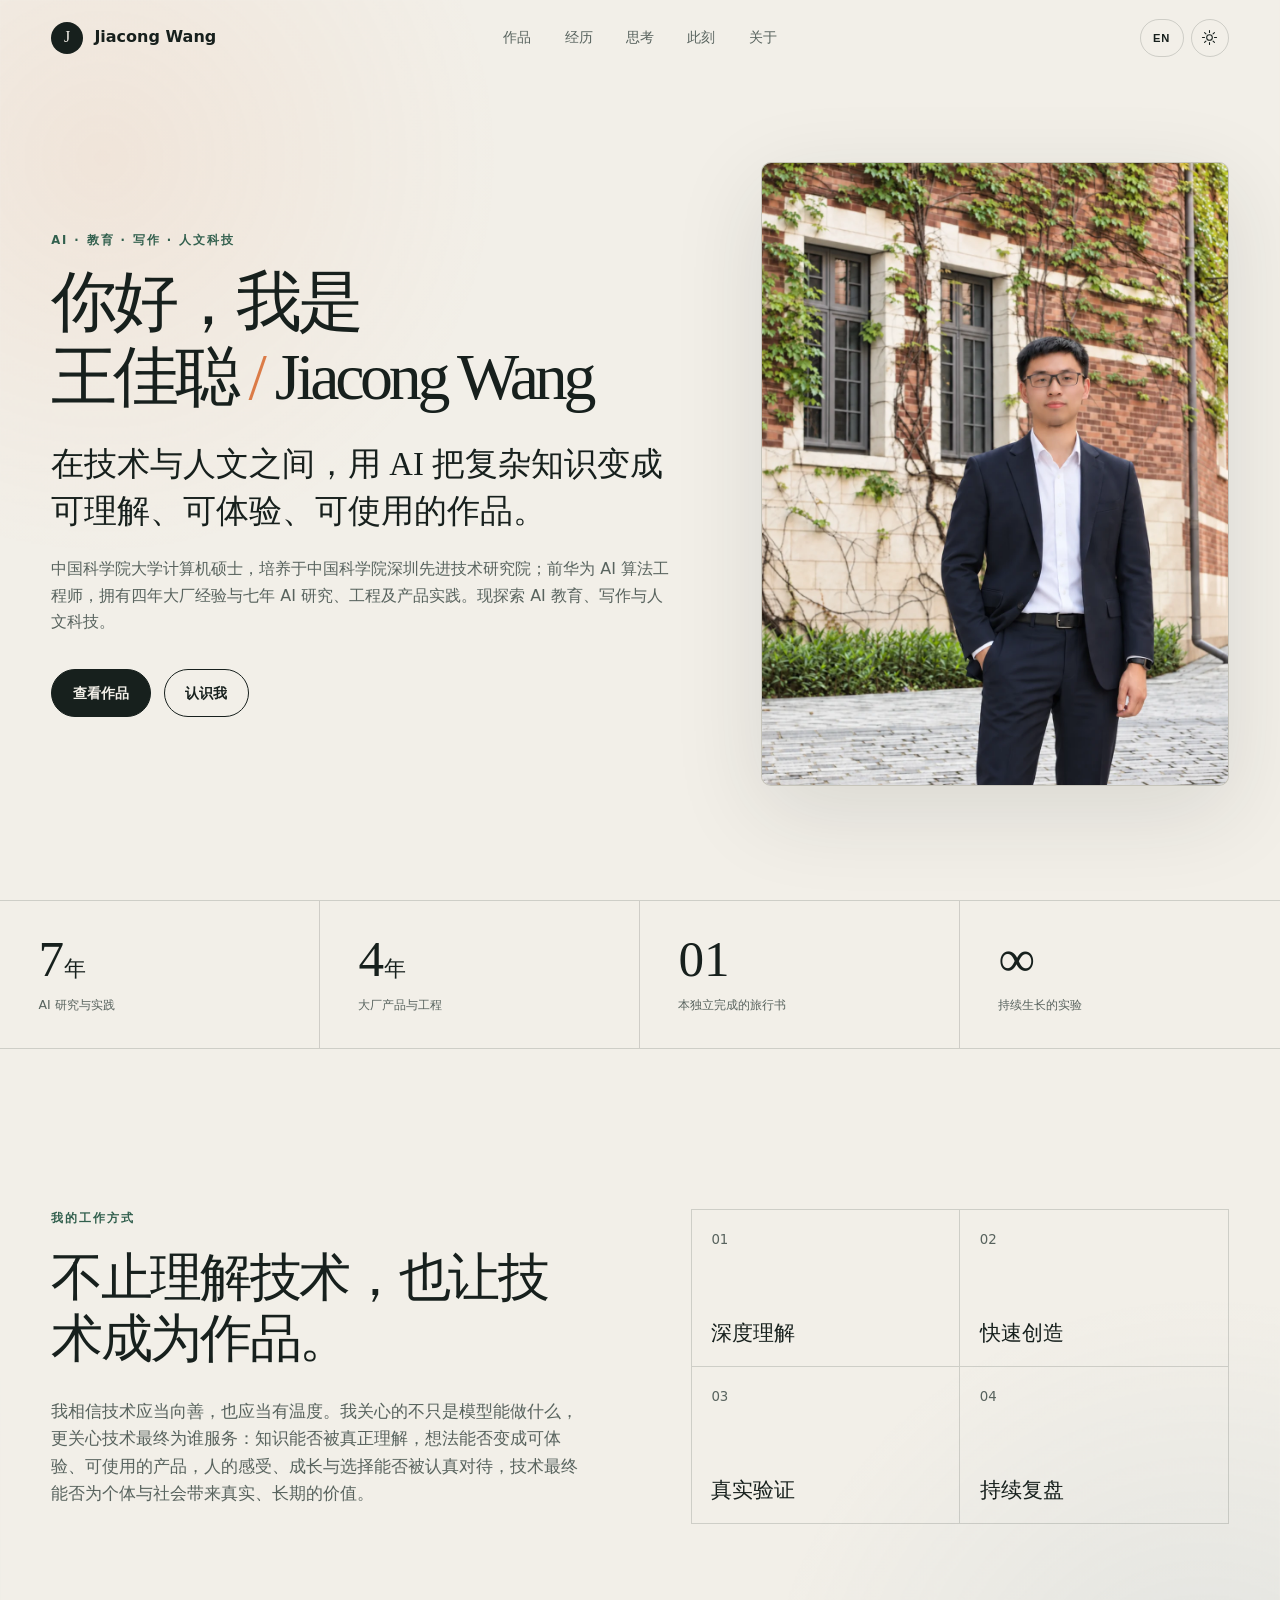
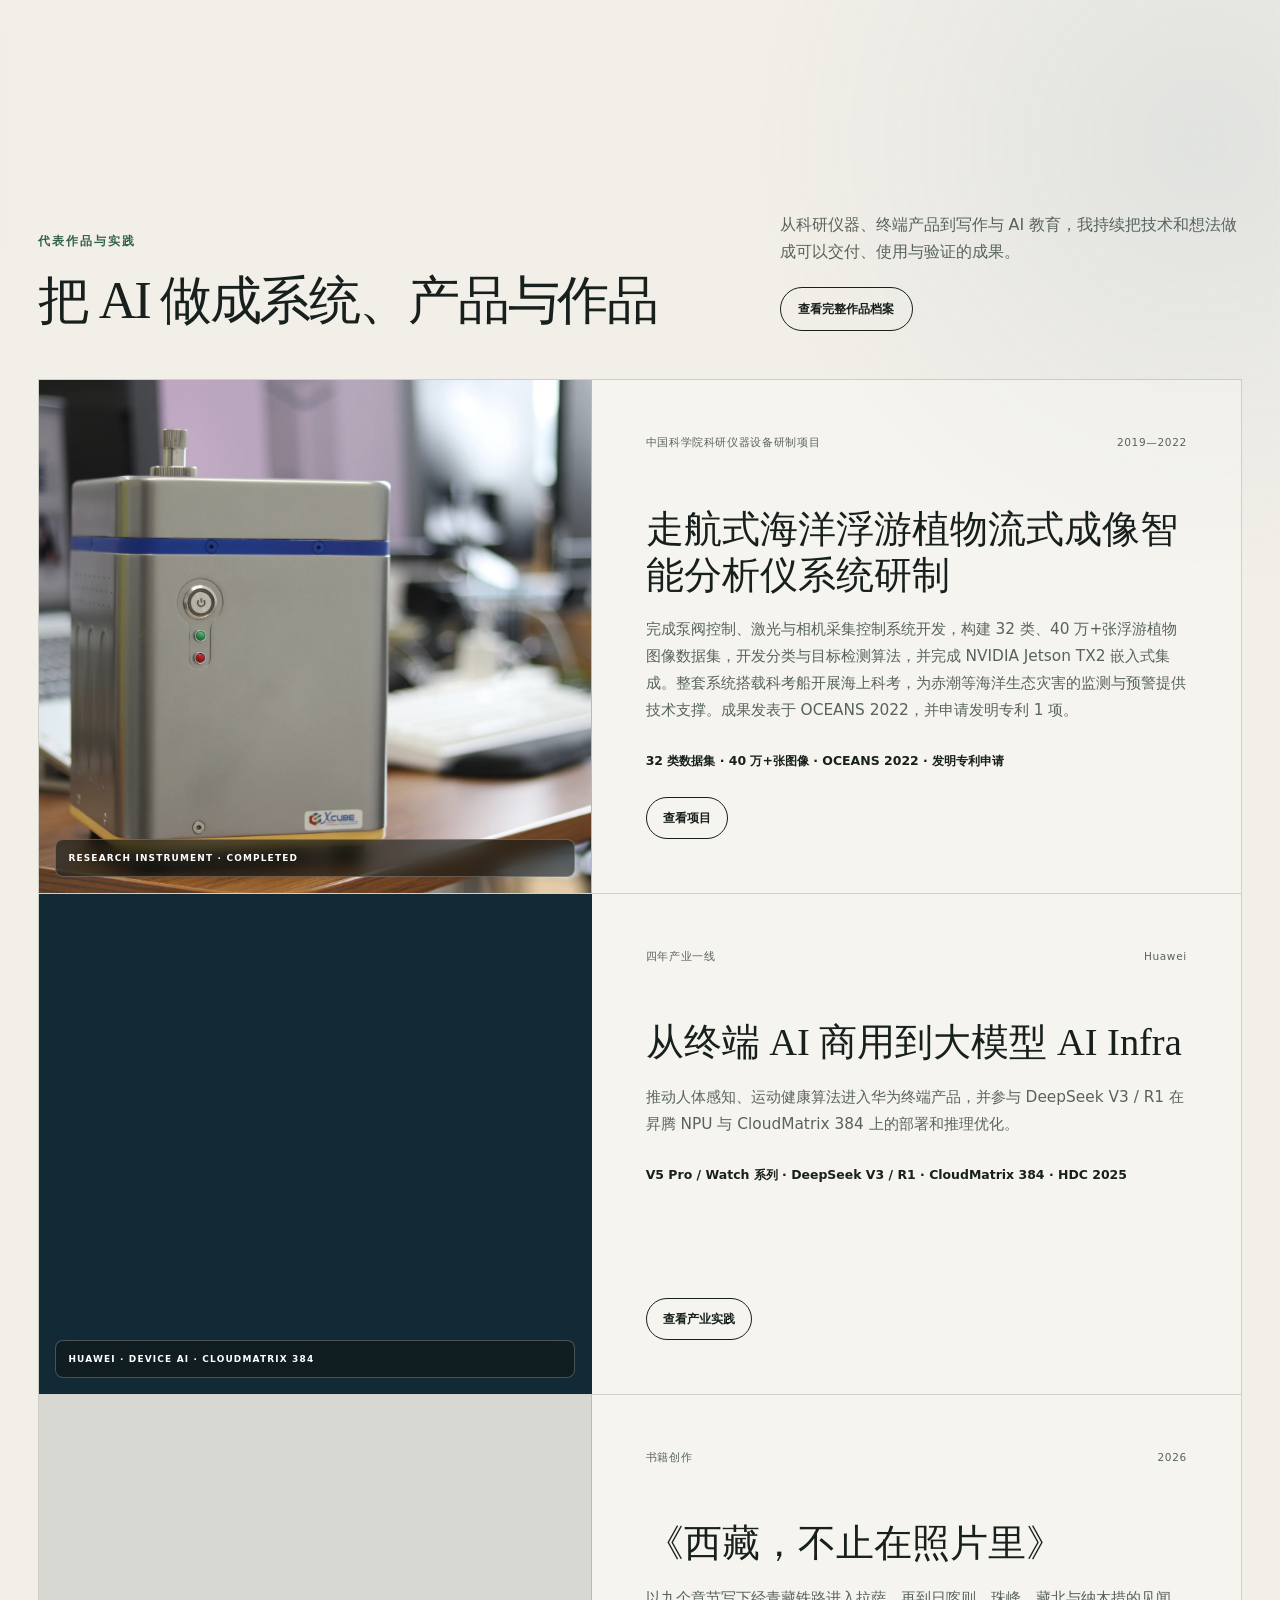
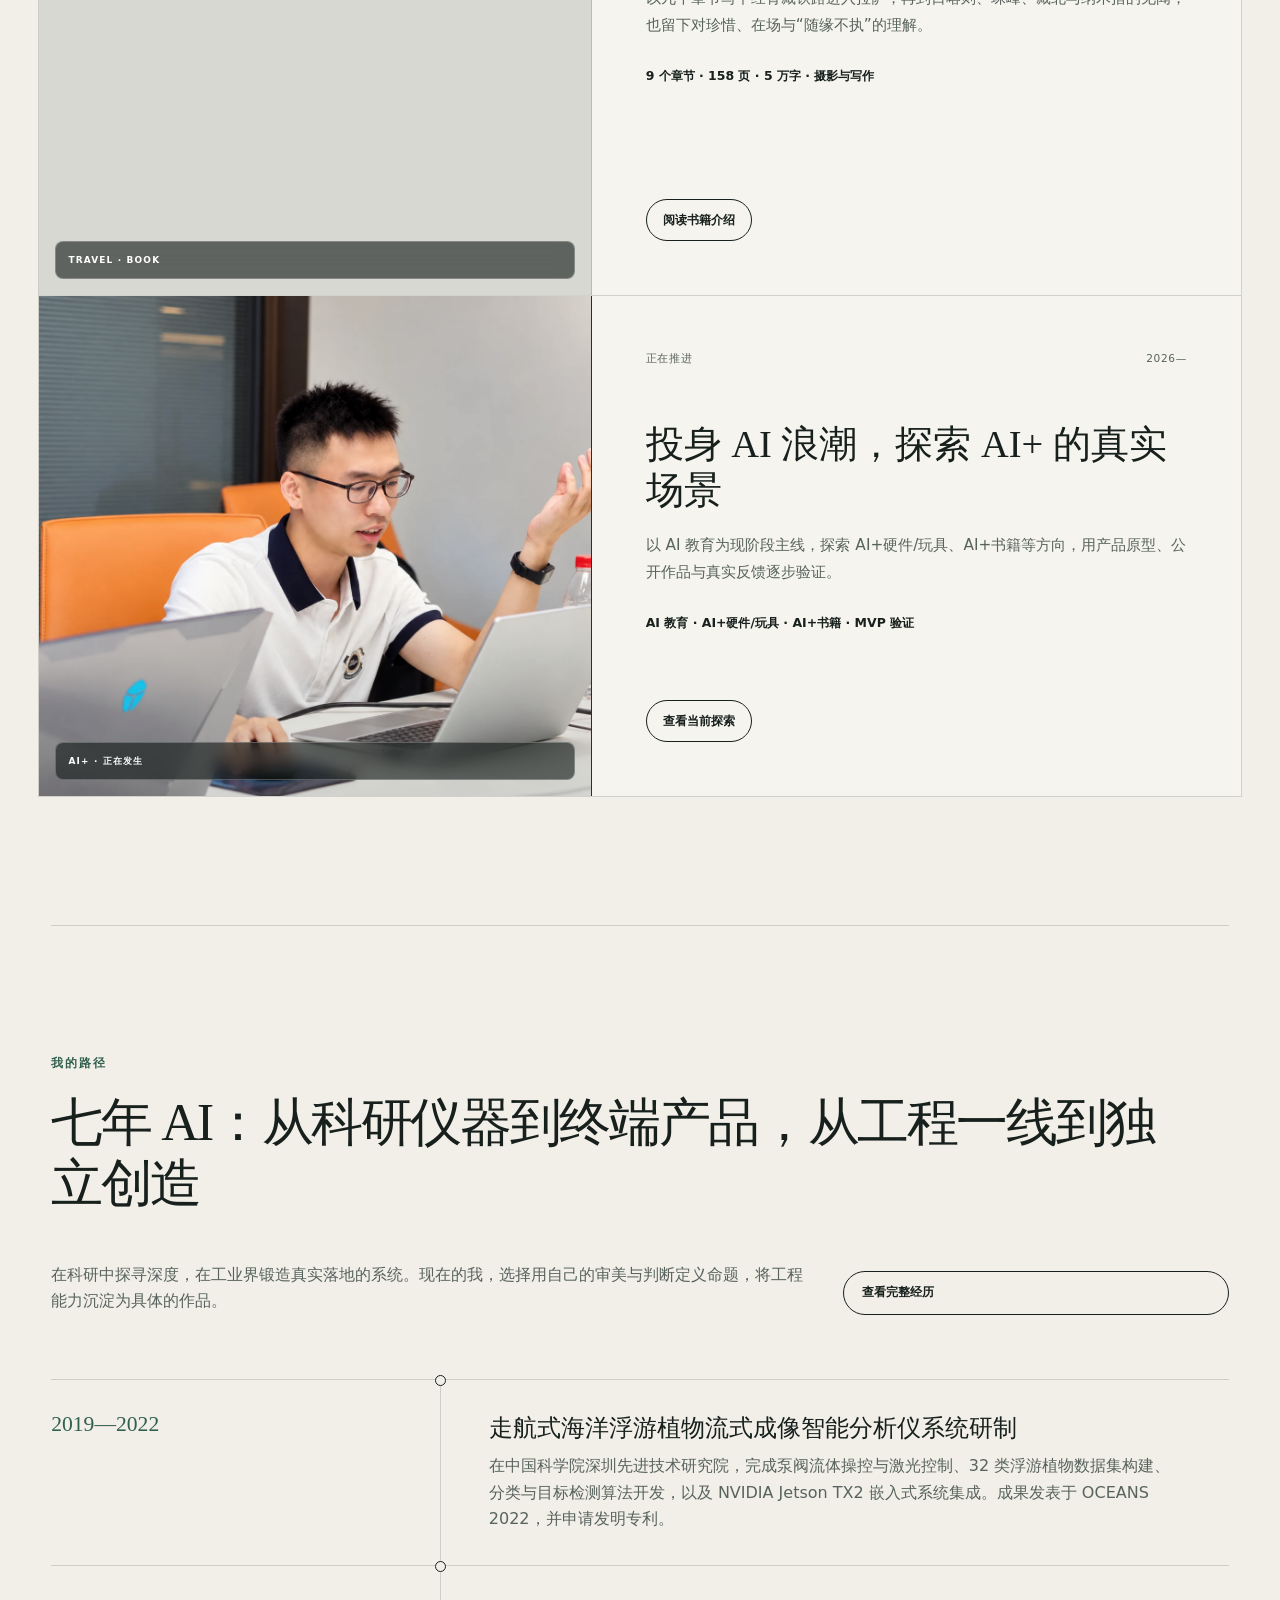
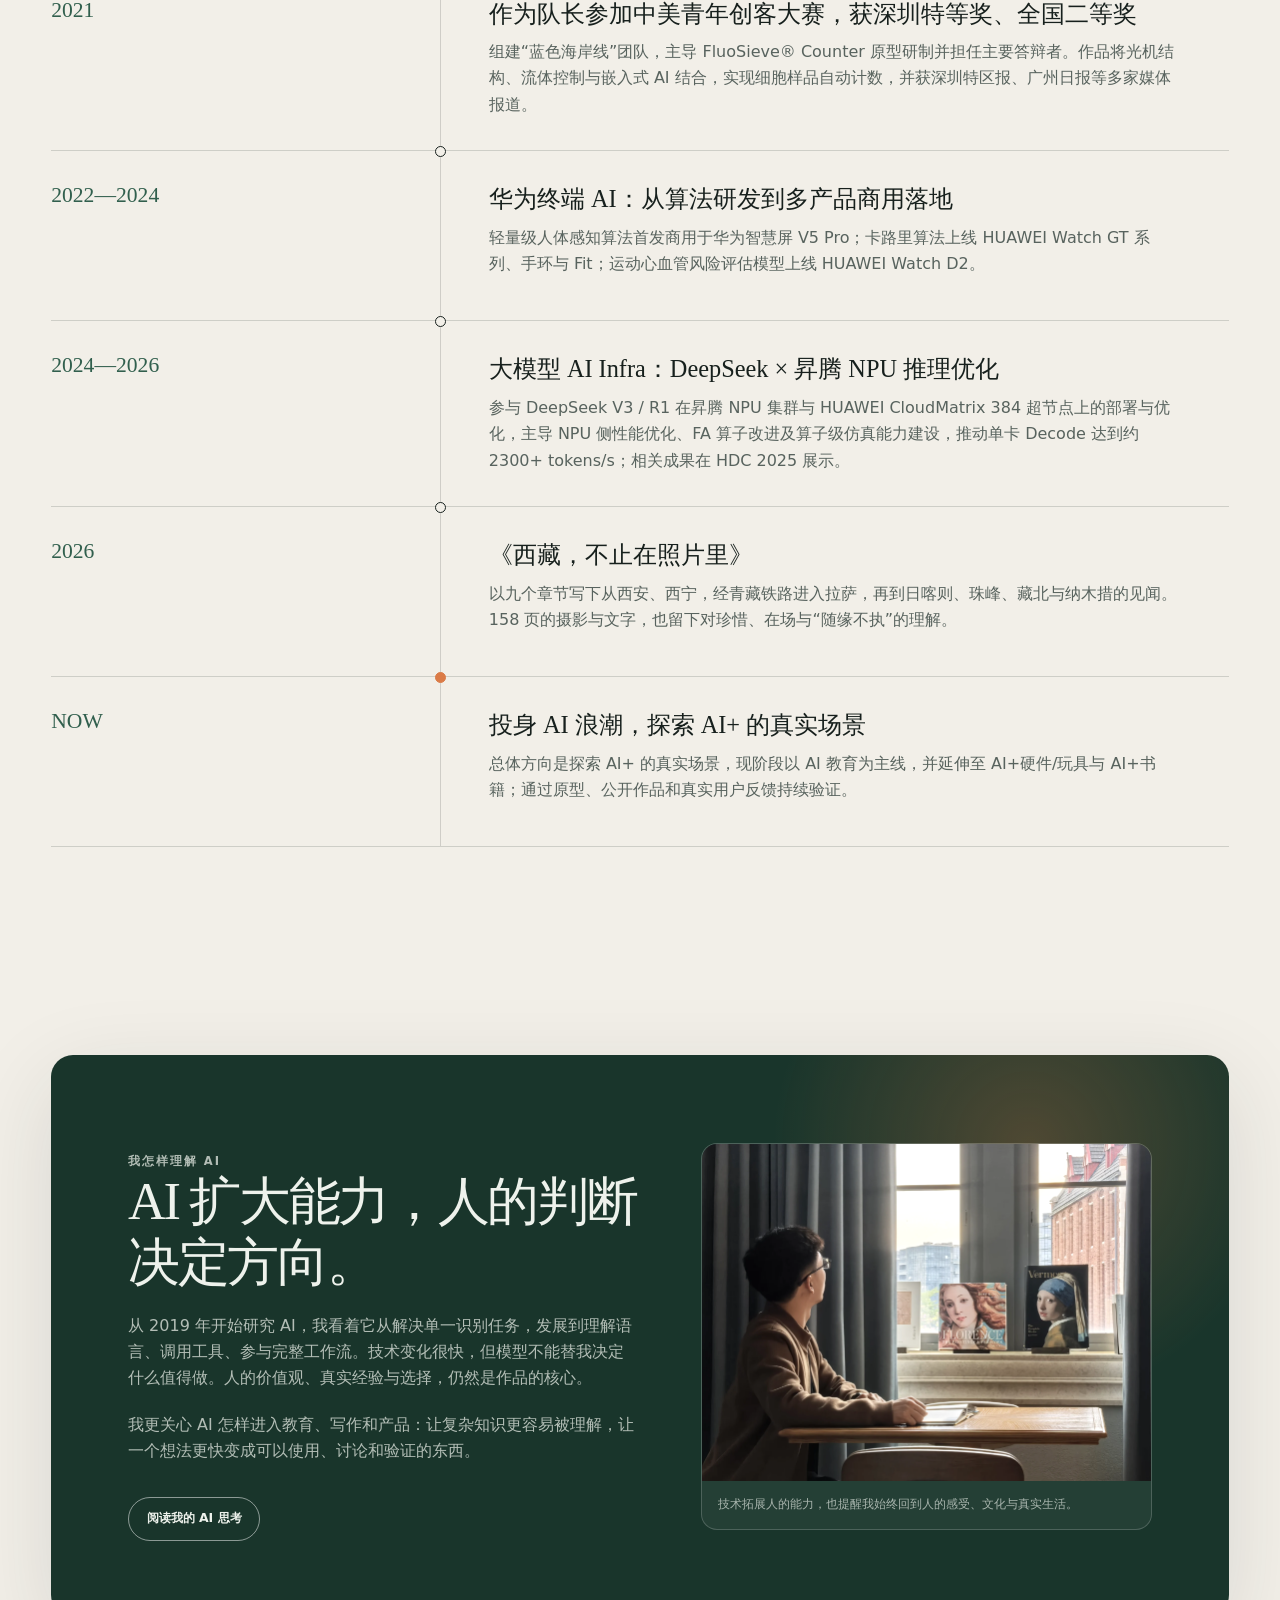
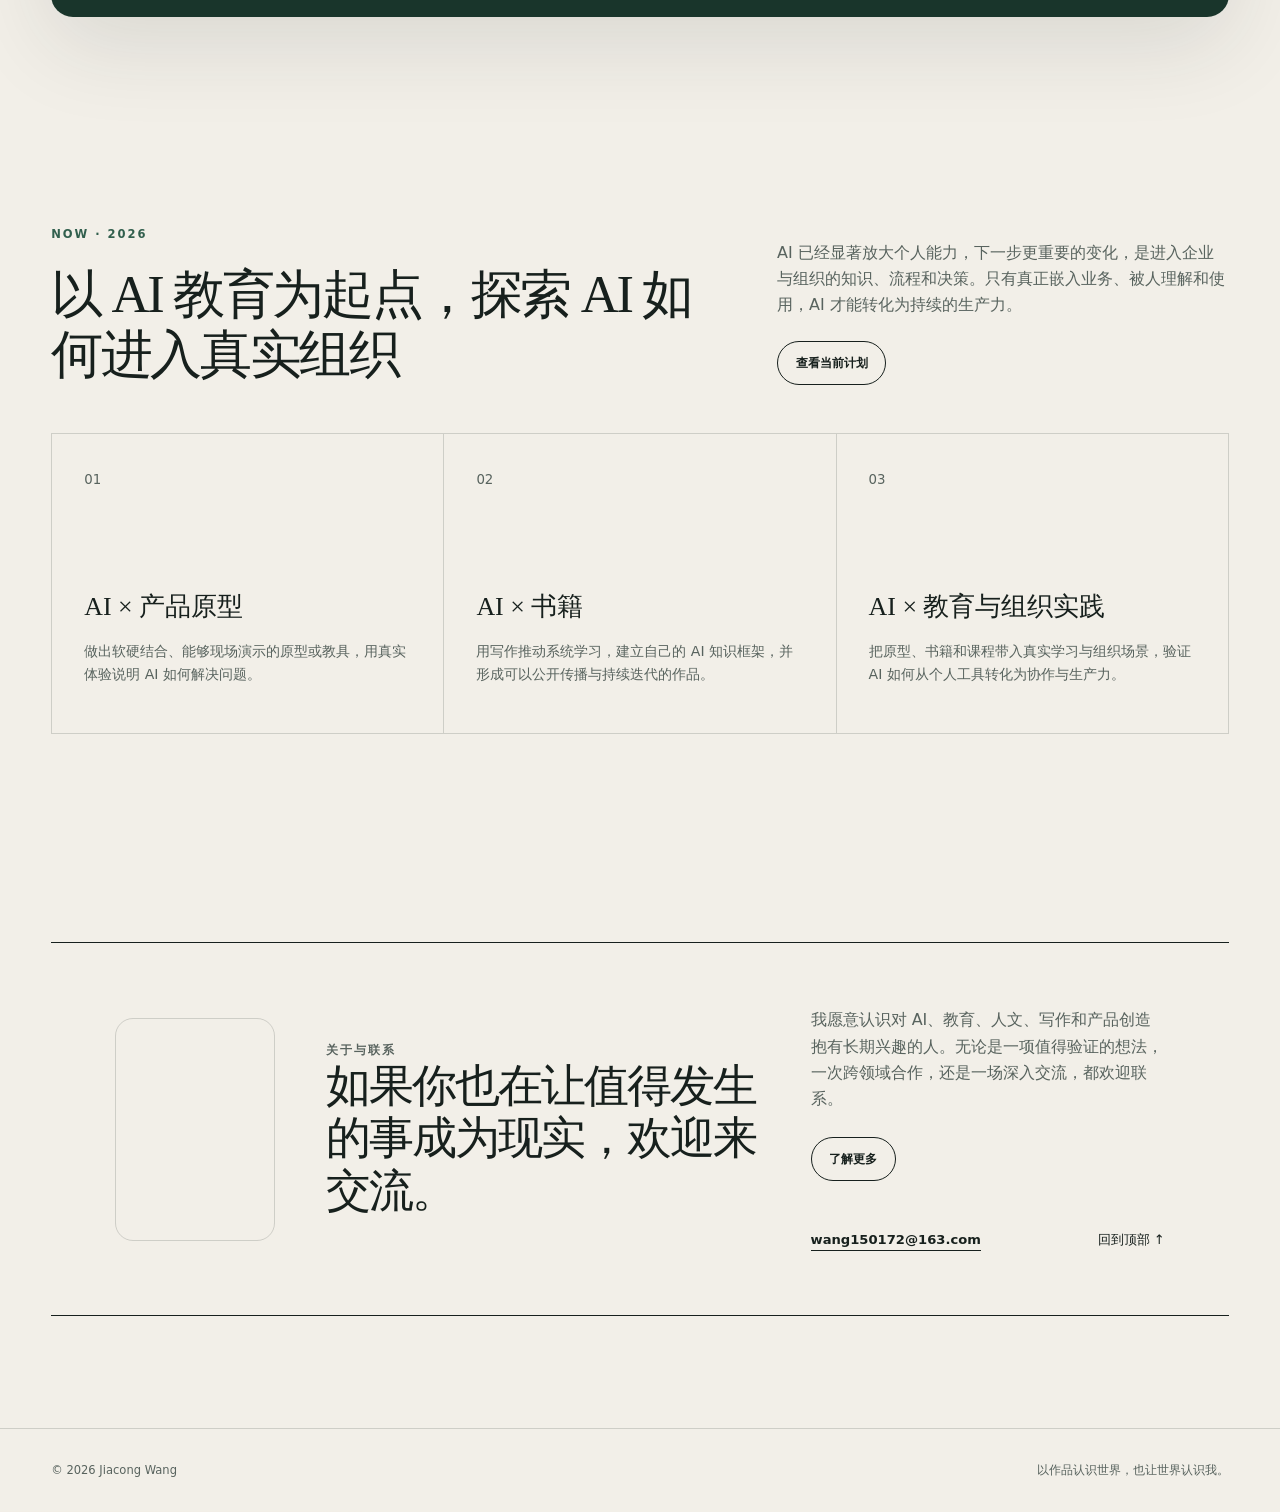
<file: index.html>
<!doctype html>
<html lang="zh-CN" data-theme="paper">
<head>
  <meta charset="utf-8">
  <meta name="viewport" content="width=device-width, initial-scale=1">
  <meta name="description" content="王佳聪（Jiacong Wang）的个人网站：AI、教育、写作与人文科技。" data-description-zh="王佳聪（Jiacong Wang）的个人网站：AI、教育、写作与人文科技。" data-description-en="Jiacong Wang’s personal website: AI, education, writing, and technology informed by the humanities.">
  <meta name="color-scheme" content="light dark">
  <title>王佳聪 / Jiacong Wang — AI、作品与人文探索</title>
  <link rel="icon" type="image/svg+xml" href="assets/favicon.svg">
  <link rel="stylesheet" href="assets/styles.css?v=2.7.3">
  <script src="assets/site.js?v=2.7.4" defer></script>
</head>
<body>
  <a class="skip" href="#main">跳到正文</a>
  <header class="header" data-header>
    <a class="brand" href="#top"><b>J</b><span>Jiacong Wang</span></a>
    <nav aria-label="主导航" data-aria-zh="主导航" data-aria-en="Main navigation">
      <a href="works/index.html" data-zh="作品" data-en="Work">作品</a>
      <a href="journey/index.html" data-zh="经历" data-en="Journey">经历</a>
      <a href="ideas/index.html" data-zh="思考" data-en="Ideas">思考</a>
      <a href="now/index.html" data-zh="此刻" data-en="Now">此刻</a>
      <a href="about/index.html" data-zh="关于" data-en="About">关于</a>
    </nav>
    <div class="header-actions">
      <button class="lang" data-lang aria-label="切换为英文">EN</button>
      <button class="theme" data-theme-toggle aria-label="切换深色模式">
        <svg viewBox="0 0 24 24" aria-hidden="true"><circle cx="12" cy="12" r="4"/><path d="M12 2v3m0 14v3M2 12h3m14 0h3M5 5l2 2m10 10 2 2m0-14-2 2M7 17l-2 2"/></svg>
      </button>
    </div>
  </header>

  <main id="main">
    <section class="hero shell" id="top">
      <div class="hero-copy reveal">
        <p class="kicker" data-zh="AI · 教育 · 写作 · 人文科技" data-en="AI · EDUCATION · WRITING · HUMANISTIC TECHNOLOGY">AI · 教育 · 写作 · 人文科技</p>
        <h1><span data-zh="你好，我是" data-en="Hello, I’m">你好，我是</span><strong>王佳聪 <i>/</i><br class="mobile-name-break"> Jiacong Wang</strong></h1>
        <p class="statement" data-zh="在技术与人文之间，用 AI 把复杂知识变成可理解、可体验、可使用的作品。" data-en="I work between technology and the humanities, using AI to turn complex knowledge into things people can understand, experience, and use.">在技术与人文之间，用 AI 把复杂知识变成可理解、可体验、可使用的作品。</p>
        <p class="bio" data-zh="中国科学院大学计算机硕士，培养于中国科学院深圳先进技术研究院；前华为 AI 算法工程师，拥有四年大厂经验与七年 AI 研究、工程及产品实践。现探索 AI 教育、写作与人文科技。" data-en="M.S. in Computer Science from the University of Chinese Academy of Sciences, trained at the Shenzhen Institute of Advanced Technology. Former Huawei AI algorithm engineer with four years in industry and seven years across AI research, engineering, and product practice. Now exploring AI education, writing, and humanistic technology.">中国科学院大学计算机硕士，培养于中国科学院深圳先进技术研究院；前华为 AI 算法工程师，拥有四年大厂经验与七年 AI 研究、工程及产品实践。现探索 AI 教育、写作与人文科技。</p>
        <div class="actions"><a class="button primary" href="works/index.html" data-zh="查看作品" data-en="View work">查看作品</a><a class="button" href="about/index.html" data-zh="认识我" data-en="About me">认识我</a></div>
      </div>
      <figure class="hero-portrait-card reveal"><img src="assets/media/hero-portrait.webp" alt="王佳聪身着深色西装站在红砖与绿植前" data-alt-zh="王佳聪身着深色西装站在红砖与绿植前" data-alt-en="Jiacong Wang in a dark suit in front of red brick and greenery" width="1086" height="1448"></figure>
    </section>

    <section class="proof">
      <div class="reveal"><strong>7<small data-zh="年" data-en=" yrs">年</small></strong><span data-zh="AI 研究与实践" data-en="AI research & practice">AI 研究与实践</span></div>
      <div class="reveal"><strong>4<small data-zh="年" data-en=" yrs">年</small></strong><span data-zh="大厂产品与工程" data-en="Product and engineering experience at a major technology company">大厂产品与工程</span></div>
      <div class="reveal"><strong>01</strong><span data-zh="本独立完成的旅行书" data-en="independently created travel book">本独立完成的旅行书</span></div>
      <div class="reveal"><strong>∞</strong><span data-zh="持续生长的实验" data-en="experiments still growing">持续生长的实验</span></div>
    </section>

    <section class="manifesto shell">
      <div class="manifesto-copy reveal"><p class="kicker" data-zh="我的工作方式" data-en="HOW I WORK">我的工作方式</p><h2 data-zh="不止理解技术，也让技术成为作品。" data-en="I understand technology and turn it into work people can use and experience.">不止理解技术，也让技术成为作品。</h2><p data-zh="我相信技术应当向善，也应当有温度。我关心的不只是模型能做什么，更关心技术最终为谁服务：知识能否被真正理解，想法能否变成可体验、可使用的产品，人的感受、成长与选择能否被认真对待，技术最终能否为个体与社会带来真实、长期的价值。" data-en="I believe technology should do good and be attentive to people. I care about what models can do and whom technology ultimately serves: whether knowledge can be genuinely understood, ideas can become products people can experience and use, people’s feelings, growth, and choices are taken seriously, and technology creates real, lasting value for individuals and society.">我相信技术应当向善，也应当有温度。我关心的不只是模型能做什么，更关心技术最终为谁服务：知识能否被真正理解，想法能否变成可体验、可使用的产品，人的感受、成长与选择能否被认真对待，技术最终能否为个体与社会带来真实、长期的价值。</p></div>
      <div class="principles reveal"><div><small>01</small><b data-zh="深度理解" data-en="Understand deeply">深度理解</b></div><div><small>02</small><b data-zh="快速创造" data-en="Make quickly">快速创造</b></div><div><small>03</small><b data-zh="真实验证" data-en="Test in reality">真实验证</b></div><div><small>04</small><b data-zh="持续复盘" data-en="Reflect continuously">持续复盘</b></div></div>
    </section>

    <section class="works works-v24 works-v25 shell" id="work">
      <header class="section-head reveal"><div><p class="kicker" data-zh="代表作品与实践" data-en="SELECTED WORK & PRACTICE">代表作品与实践</p><h2 data-zh="把 AI 做成系统、产品与作品" data-en="Turning AI into systems, products, and works">把 AI 做成系统、产品与作品</h2></div><div class="section-intro"><p data-zh="从科研仪器、终端产品到写作与 AI 教育，我持续把技术和想法做成可以交付、使用与验证的成果。" data-en="From research instruments and consumer products to writing and AI education, I keep turning technology and ideas into results that can be delivered, used, and tested.">从科研仪器、终端产品到写作与 AI 教育，我持续把技术和想法做成可以交付、使用与验证的成果。</p><a class="section-link" href="works/index.html" data-zh="查看完整作品档案" data-en="Explore the full portfolio">查看完整作品档案</a></div></header>
      <div class="work-grid">
        <a class="work work-link reveal" href="works/research.html" aria-label="了解走航式海洋浮游植物流式成像智能分析仪系统研制项目" data-aria-zh="了解走航式海洋浮游植物流式成像智能分析仪系统研制项目" data-aria-en="Explore the underway phytoplankton imaging system project"><figure class="work-art photo-art research-card-art"><img src="assets/media/research-instrument-v25.webp" alt="走航式海洋浮游植物流式成像智能分析仪实物" data-alt-zh="走航式海洋浮游植物流式成像智能分析仪实物" data-alt-en="Underway phytoplankton flow-imaging instrument" width="2000" height="1333"><figcaption>RESEARCH INSTRUMENT · COMPLETED</figcaption></figure><div class="work-copy"><small><span data-zh="中国科学院科研仪器设备研制项目" data-en="CAS research instrument project">中国科学院科研仪器设备研制项目</span><time>2019—2022</time></small><h3 data-zh="走航式海洋浮游植物流式成像智能分析仪系统研制" data-en="An intelligent flow-imaging system for underway phytoplankton analysis">走航式海洋浮游植物流式成像智能分析仪系统研制</h3><p data-zh="完成泵阀控制、激光与相机采集控制系统开发，构建 32 类、40 万+张浮游植物图像数据集，开发分类与目标检测算法，并完成 NVIDIA Jetson TX2 嵌入式集成。整套系统搭载科考船开展海上科考，为赤潮等海洋生态灾害的监测与预警提供技术支撑。成果发表于 OCEANS 2022，并申请发明专利 1 项。" data-en="Built fluid-control, laser, and camera-acquisition systems; created a 32-class dataset with over 400,000 phytoplankton images; developed classification and detection models; and integrated the system on NVIDIA Jetson TX2. The complete system joined research voyages and supported monitoring and early warning for harmful algal blooms and other marine ecological hazards. The work led to an OCEANS 2022 paper and one patent application.">完成泵阀控制、激光与相机采集控制系统开发，构建 32 类、40 万+张浮游植物图像数据集，开发分类与目标检测算法，并完成 NVIDIA Jetson TX2 嵌入式集成。整套系统搭载科考船开展海上科考，为赤潮等海洋生态灾害的监测与预警提供技术支撑。成果发表于 OCEANS 2022，并申请发明专利 1 项。</p><strong class="work-result" data-zh="32 类数据集 · 40 万+张图像 · OCEANS 2022 · 发明专利申请" data-en="32 classes · 400K+ images · OCEANS 2022 · Patent application">32 类数据集 · 40 万+张图像 · OCEANS 2022 · 发明专利申请</strong><span class="work-cta" data-zh="查看项目" data-en="View project">查看项目</span></div></a>
        <a class="work work-link reveal" href="works/huawei.html" aria-label="查看华为产业经历" data-aria-zh="查看华为产业经历" data-aria-en="Explore my industry work at Huawei"><figure class="work-art photo-art huawei-card-art"><img src="assets/media/huawei-device-cloudmatrix-v25.webp" alt="华为智慧屏、穿戴设备与 CloudMatrix 384 科技全景" data-alt-zh="华为智慧屏、穿戴设备与 CloudMatrix 384 科技全景" data-alt-en="Huawei smart displays, wearable devices, and CloudMatrix 384" width="1402" height="1122"><figcaption>HUAWEI · DEVICE AI · CLOUDMATRIX 384</figcaption></figure><div class="work-copy"><small><span data-zh="四年产业一线" data-en="Four years in industry">四年产业一线</span><time>Huawei</time></small><h3 data-zh="从终端 AI 商用到大模型 AI Infra" data-en="From commercial on-device AI to large-model infrastructure">从终端 AI 商用到大模型 AI Infra</h3><p data-zh="推动人体感知、运动健康算法进入华为终端产品，并参与 DeepSeek V3 / R1 在昇腾 NPU 与 CloudMatrix 384 上的部署和推理优化。" data-en="Shipped human-sensing and health algorithms in Huawei devices, then worked on deployment and inference optimization for DeepSeek V3 / R1 on Ascend NPUs and CloudMatrix 384.">推动人体感知、运动健康算法进入华为终端产品，并参与 DeepSeek V3 / R1 在昇腾 NPU 与 CloudMatrix 384 上的部署和推理优化。</p><strong class="work-result" data-zh="V5 Pro / Watch 系列 · DeepSeek V3 / R1 · CloudMatrix 384 · HDC 2025" data-en="V5 Pro / Watch series · DeepSeek V3 / R1 · CloudMatrix 384 · HDC 2025">V5 Pro / Watch 系列 · DeepSeek V3 / R1 · CloudMatrix 384 · HDC 2025</strong><span class="work-cta" data-zh="查看产业实践" data-en="View industry work">查看产业实践</span></div></a>
        <a class="work work-link reveal" href="works/tibet.html" aria-label="阅读《西藏，不止在照片里》项目介绍" data-aria-zh="阅读《西藏，不止在照片里》项目介绍" data-aria-en="Read about Tibet, Beyond the Photographs"><figure class="work-art photo-art"><img src="assets/media/tibet-book-spread.webp" alt="《西藏，不止在照片里》实体书内页" data-alt-zh="《西藏，不止在照片里》实体书内页" data-alt-en="Inside pages of the physical book Tibet, Beyond the Photographs" width="1600" height="1200"><figcaption>TRAVEL · BOOK</figcaption></figure><div class="work-copy"><small><span data-zh="书籍创作" data-en="Book project">书籍创作</span><time>2026</time></small><h3 data-zh="《西藏，不止在照片里》" data-en="Tibet, Beyond the Photographs">《西藏，不止在照片里》</h3><p data-zh="以九个章节写下经青藏铁路进入拉萨，再到日喀则、珠峰、藏北与纳木措的见闻，也留下对珍惜、在场与“随缘不执”的理解。" data-en="Across nine chapters, the book follows the Qinghai–Tibet Railway into Lhasa, then Shigatse, Everest, northern Tibet, and Namtso, while reflecting on cherishing what matters, being present, and accepting what unfolds without attachment.">以九个章节写下经青藏铁路进入拉萨，再到日喀则、珠峰、藏北与纳木措的见闻，也留下对珍惜、在场与“随缘不执”的理解。</p><strong class="work-result" data-zh="9 个章节 · 158 页 · 5 万字 · 摄影与写作" data-en="9 chapters · 158 pages · 50,000 Chinese characters · Photography and writing">9 个章节 · 158 页 · 5 万字 · 摄影与写作</strong><span class="work-cta" data-zh="阅读书籍介绍" data-en="Read the book story">阅读书籍介绍</span></div></a>
        <a class="work work-link reveal" href="now/index.html" aria-label="了解当前的 AI 教育与 AI+ 探索" data-aria-zh="了解当前的 AI 教育与 AI+ 探索" data-aria-en="Explore my current work in AI education and AI+"><figure class="work-art photo-art current-work-card-art"><img src="assets/media/ai-education-workshop-v25.webp" alt="王佳聪在会议中使用电脑交流 AI 教育与产品想法" data-alt-zh="王佳聪在会议中使用电脑交流 AI 教育与产品想法" data-alt-en="Jiacong Wang discussing AI education and product ideas at a meeting" width="1448" height="1086"><figcaption data-zh="AI+ · 正在发生" data-en="AI+ · WORK IN PROGRESS">AI+ · 正在发生</figcaption></figure><div class="work-copy"><small><span data-zh="正在推进" data-en="In progress">正在推进</span><time>2026—</time></small><h3 data-zh="投身 AI 浪潮，探索 AI+ 的真实场景" data-en="Exploring where AI meets the real world">投身 AI 浪潮，探索 AI+ 的真实场景</h3><p data-zh="以 AI 教育为现阶段主线，探索 AI+硬件/玩具、AI+书籍等方向，用产品原型、公开作品与真实反馈逐步验证。" data-en="AI education is my current focus, with hardware, toys, and books as practical branches tested through prototypes, public work, and real feedback.">以 AI 教育为现阶段主线，探索 AI+硬件/玩具、AI+书籍等方向，用产品原型、公开作品与真实反馈逐步验证。</p><strong class="work-result" data-zh="AI 教育 · AI+硬件/玩具 · AI+书籍 · MVP 验证" data-en="AI education · AI hardware/toys · AI books · MVP testing">AI 教育 · AI+硬件/玩具 · AI+书籍 · MVP 验证</strong><span class="work-cta" data-zh="查看当前探索" data-en="See current explorations">查看当前探索</span></div></a>
      </div>
    </section>

    <section class="journey shell" id="journey">
      <header class="section-head journey-head-v24 reveal"><div><p class="kicker" data-zh="我的路径" data-en="MY JOURNEY">我的路径</p><h2 data-zh="七年 AI：从科研仪器到终端产品，从工程一线到独立创造" data-en="Seven years in AI: from research instruments and consumer products to engineering practice and independent creation">七年 AI：从科研仪器到终端产品，从工程一线到独立创造</h2></div><div class="section-intro"><p data-zh="在科研中探寻深度，在工业界锻造真实落地的系统。现在的我，选择用自己的审美与判断定义命题，将工程能力沉淀为具体的作品。" data-en="Research taught me to seek depth; industry taught me to build systems that work in the real world. Today, I use my own judgment and taste to choose the questions and turn engineering ability into concrete work.">在科研中探寻深度，在工业界锻造真实落地的系统。现在的我，选择用自己的审美与判断定义命题，将工程能力沉淀为具体的作品。</p><a class="section-link" href="journey/index.html" data-zh="查看完整经历" data-en="View the full journey">查看完整经历</a></div></header>
      <ol class="timeline">
        <li class="reveal"><time>2019—2022</time><div><h3 data-zh="走航式海洋浮游植物流式成像智能分析仪系统研制" data-en="Building an intelligent flow-imaging system for underway phytoplankton analysis">走航式海洋浮游植物流式成像智能分析仪系统研制</h3><p data-zh="在中国科学院深圳先进技术研究院，完成泵阀流体操控与激光控制、32 类浮游植物数据集构建、分类与目标检测算法开发，以及 NVIDIA Jetson TX2 嵌入式系统集成。成果发表于 OCEANS 2022，并申请发明专利。" data-en="At SIAT, I built fluid and laser controls, a 32-class phytoplankton dataset, classification and detection models, and a Jetson TX2 embedded system. The work led to an OCEANS 2022 paper and a patent application.">在中国科学院深圳先进技术研究院，完成泵阀流体操控与激光控制、32 类浮游植物数据集构建、分类与目标检测算法开发，以及 NVIDIA Jetson TX2 嵌入式系统集成。成果发表于 OCEANS 2022，并申请发明专利。</p></div></li>
        <li class="reveal"><time>2021</time><div><h3 data-zh="作为队长参加中美青年创客大赛，获深圳特等奖、全国二等奖" data-en="Leading a team to the Shenzhen Grand Prize and National Second Prize in the China–US Young Maker Competition">作为队长参加中美青年创客大赛，获深圳特等奖、全国二等奖</h3><p data-zh="组建“蓝色海岸线”团队，主导 FluoSieve® Counter 原型研制并担任主要答辩者。作品将光机结构、流体控制与嵌入式 AI 结合，实现细胞样品自动计数，并获深圳特区报、广州日报等多家媒体报道。" data-en="I formed the Blue Coastline team, led development of the FluoSieve® Counter prototype, and served as lead presenter. The system combined optomechanics, fluid control, and embedded AI for automated cell-sample counting. It was covered by Shenzhen Special Zone Daily, Guangzhou Daily, and other media outlets.">组建“蓝色海岸线”团队，主导 FluoSieve® Counter 原型研制并担任主要答辩者。作品将光机结构、流体控制与嵌入式 AI 结合，实现细胞样品自动计数，并获深圳特区报、广州日报等多家媒体报道。</p></div></li>
        <li class="reveal"><time>2022—2024</time><div><h3 data-zh="华为终端 AI：从算法研发到多产品商用落地" data-en="Huawei on-device AI: from algorithm development to commercial products">华为终端 AI：从算法研发到多产品商用落地</h3><p data-zh="轻量级人体感知算法首发商用于华为智慧屏 V5 Pro；卡路里算法上线 HUAWEI Watch GT 系列、手环与 Fit；运动心血管风险评估模型上线 HUAWEI Watch D2。" data-en="A lightweight human-sensing model shipped first on Huawei Vision V5 Pro; calorie algorithms reached the Watch GT series, Band, and Fit; and an exercise cardiovascular-risk model launched on Watch D2.">轻量级人体感知算法首发商用于华为智慧屏 V5 Pro；卡路里算法上线 HUAWEI Watch GT 系列、手环与 Fit；运动心血管风险评估模型上线 HUAWEI Watch D2。</p></div></li>
        <li class="reveal"><time>2024—2026</time><div><h3 data-zh="大模型 AI Infra：DeepSeek × 昇腾 NPU 推理优化" data-en="Large-model AI infrastructure: DeepSeek × Ascend NPU optimization">大模型 AI Infra：DeepSeek × 昇腾 NPU 推理优化</h3><p data-zh="参与 DeepSeek V3 / R1 在昇腾 NPU 集群与 HUAWEI CloudMatrix 384 超节点上的部署与优化，主导 NPU 侧性能优化、FA 算子改进及算子级仿真能力建设，推动单卡 Decode 达到约 2300+ tokens/s；相关成果在 HDC 2025 展示。" data-en="Worked on deploying and optimizing DeepSeek V3 / R1 on Ascend NPU clusters and HUAWEI CloudMatrix 384, leading NPU-side performance optimization, FA operator improvements, and operator-level simulation, and helping reach about 2,300+ decode tokens/s per card. Related work was showcased at HDC 2025.">参与 DeepSeek V3 / R1 在昇腾 NPU 集群与 HUAWEI CloudMatrix 384 超节点上的部署与优化，主导 NPU 侧性能优化、FA 算子改进及算子级仿真能力建设，推动单卡 Decode 达到约 2300+ tokens/s；相关成果在 HDC 2025 展示。</p></div></li>
        <li class="reveal"><time>2026</time><div><h3 data-zh="《西藏，不止在照片里》" data-en="Tibet, Beyond the Photographs">《西藏，不止在照片里》</h3><p data-zh="以九个章节写下从西安、西宁，经青藏铁路进入拉萨，再到日喀则、珠峰、藏北与纳木措的见闻。158 页的摄影与文字，也留下对珍惜、在场与“随缘不执”的理解。" data-en="Nine chapters trace the route from Xi’an and Xining along the Qinghai–Tibet Railway to Lhasa, Shigatse, Everest, northern Tibet, and Namtso. Across 158 pages, photographs and writing preserve the journey and reflections on cherishing what matters, being present, and accepting what unfolds without attachment.">以九个章节写下从西安、西宁，经青藏铁路进入拉萨，再到日喀则、珠峰、藏北与纳木措的见闻。158 页的摄影与文字，也留下对珍惜、在场与“随缘不执”的理解。</p></div></li>
        <li class="reveal current"><time>NOW</time><div><h3 data-zh="投身 AI 浪潮，探索 AI+ 的真实场景" data-en="Exploring where AI meets the real world">投身 AI 浪潮，探索 AI+ 的真实场景</h3><p data-zh="总体方向是探索 AI+ 的真实场景，现阶段以 AI 教育为主线，并延伸至 AI+硬件/玩具与 AI+书籍；通过原型、公开作品和真实用户反馈持续验证。" data-en="My broader direction is to explore where AI meets real-world needs. AI education is the current focus, with hardware, toys, and books as practical branches tested through prototypes, public work, and user feedback.">总体方向是探索 AI+ 的真实场景，现阶段以 AI 教育为主线，并延伸至 AI+硬件/玩具与 AI+书籍；通过原型、公开作品和真实用户反馈持续验证。</p></div></li>
      </ol>
    </section>

    <section class="ideas shell" id="ideas"><div class="ideas-panel ideas-panel-v23 reveal"><div class="ideas-copy"><p class="kicker" data-zh="我怎样理解 AI" data-en="HOW I SEE AI">我怎样理解 AI</p><h2 data-zh="AI 扩大能力，人的判断决定方向。" data-en="AI expands what we can do. Human judgment decides where to go.">AI 扩大能力，人的判断决定方向。</h2><p data-zh="从 2019 年开始研究 AI，我看着它从解决单一识别任务，发展到理解语言、调用工具、参与完整工作流。技术变化很快，但模型不能替我决定什么值得做。人的价值观、真实经验与选择，仍然是作品的核心。" data-en="Since I began working with AI in 2019, I have watched it evolve from solving isolated recognition tasks to understanding language, using tools, and participating in complete workflows. Models can expand our reach, but they cannot decide what is worth doing. Values, lived experience, and choice remain at the center of meaningful work.">从 2019 年开始研究 AI，我看着它从解决单一识别任务，发展到理解语言、调用工具、参与完整工作流。技术变化很快，但模型不能替我决定什么值得做。人的价值观、真实经验与选择，仍然是作品的核心。</p><p data-zh="我更关心 AI 怎样进入教育、写作和产品：让复杂知识更容易被理解，让一个想法更快变成可以使用、讨论和验证的东西。" data-en="I care most about how AI enters education, writing, and products: making complex knowledge easier to understand, and turning ideas into things people can use, discuss, and test.">我更关心 AI 怎样进入教育、写作和产品：让复杂知识更容易被理解，让一个想法更快变成可以使用、讨论和验证的东西。</p><a class="section-link light-link" href="ideas/index.html" data-zh="阅读我的 AI 思考" data-en="Read my view on AI">阅读我的 AI 思考</a></div><figure class="ideas-visual"><img src="assets/media/ideas-humanistic.webp" alt="王佳聪在窗边阅读，身旁摆放艺术书籍" data-alt-zh="王佳聪在窗边阅读，身旁摆放艺术书籍" data-alt-en="Jiacong Wang reading by a window beside art books" width="1800" height="1350"><figcaption data-zh="技术拓展人的能力，也提醒我始终回到人的感受、文化与真实生活。" data-en="Technology expands human ability, while reminding me to return to feeling, culture, and lived experience.">技术拓展人的能力，也提醒我始终回到人的感受、文化与真实生活。</figcaption></figure></div></section>

    <section class="now shell" id="now"><header class="section-head reveal"><div><p class="kicker">NOW · 2026</p><h2 data-zh="以 AI 教育为起点，探索 AI 如何进入真实组织" data-en="Starting with AI education, exploring how AI enters real organizations">以 AI 教育为起点，探索 AI 如何进入真实组织</h2></div><div class="section-intro"><p data-zh="AI 已经显著放大个人能力，下一步更重要的变化，是进入企业与组织的知识、流程和决策。只有真正嵌入业务、被人理解和使用，AI 才能转化为持续的生产力。" data-en="AI has already expanded individual capability. The next step is for it to enter organizational knowledge, workflows, and decisions—becoming sustained productivity only when people can understand and use it in real work.">AI 已经显著放大个人能力，下一步更重要的变化，是进入企业与组织的知识、流程和决策。只有真正嵌入业务、被人理解和使用，AI 才能转化为持续的生产力。</p><a class="section-link" href="now/index.html" data-zh="查看当前计划" data-en="See the current plan">查看当前计划</a></div></header><div class="now-grid"><article class="reveal"><small>01</small><h3 data-zh="AI × 产品原型" data-en="AI × Product prototype">AI × 产品原型</h3><p data-zh="做出软硬结合、能够现场演示的原型或教具，用真实体验说明 AI 如何解决问题。" data-en="Build hardware-software prototypes or teaching aids that can be demonstrated live, showing through hands-on experience how AI solves problems.">做出软硬结合、能够现场演示的原型或教具，用真实体验说明 AI 如何解决问题。</p></article><article class="reveal"><small>02</small><h3 data-zh="AI × 书籍" data-en="AI × Book">AI × 书籍</h3><p data-zh="用写作推动系统学习，建立自己的 AI 知识框架，并形成可以公开传播与持续迭代的作品。" data-en="Use writing to drive systematic learning, build my own AI knowledge framework, and create a public work that can keep evolving.">用写作推动系统学习，建立自己的 AI 知识框架，并形成可以公开传播与持续迭代的作品。</p></article><article class="reveal"><small>03</small><h3 data-zh="AI × 教育与组织实践" data-en="AI × Education and organizations">AI × 教育与组织实践</h3><p data-zh="把原型、书籍和课程带入真实学习与组织场景，验证 AI 如何从个人工具转化为协作与生产力。" data-en="Bring prototypes, books, and courses into real learning and organizational settings to test how AI can become collaboration and productivity, not just a personal tool.">把原型、书籍和课程带入真实学习与组织场景，验证 AI 如何从个人工具转化为协作与生产力。</p></article></div></section>

    <section class="about shell" id="about"><div class="about-card about-card-v23 reveal"><img class="about-portrait" src="assets/media/portrait.webp" alt="王佳聪个人肖像" data-alt-zh="王佳聪个人肖像" data-alt-en="Portrait of Jiacong Wang" width="900" height="1259"><div class="about-title"><p class="kicker" data-zh="关于与联系" data-en="ABOUT & CONTACT">关于与联系</p><h2 data-zh="如果你也在让值得发生的事成为现实，欢迎来交流。" data-en="If you are turning worthwhile ideas into reality, I would be glad to connect.">如果你也在让值得发生的事成为现实，欢迎来交流。</h2></div><div class="about-copy"><p data-zh="我愿意认识对 AI、教育、人文、写作和产品创造抱有长期兴趣的人。无论是一项值得验证的想法，一次跨领域合作，还是一场深入交流，都欢迎联系。" data-en="I would be glad to meet people with a long-term interest in AI, education, the humanities, writing, and product creation—whether for an idea worth testing, a cross-disciplinary collaboration, or a thoughtful conversation.">我愿意认识对 AI、教育、人文、写作和产品创造抱有长期兴趣的人。无论是一项值得验证的想法，一次跨领域合作，还是一场深入交流，都欢迎联系。</p><a class="section-link" href="about/index.html" data-zh="了解更多" data-en="Learn more">了解更多</a><footer><a class="mail" href="mailto:wang150172@163.com">wang150172@163.com</a><a href="#top"><span data-zh="回到顶部" data-en="Back to top">回到顶部</span> ↑</a></footer></div></div></section>
  </main>
  <footer class="site-footer"><span>© <b data-year></b> Jiacong Wang</span><span data-zh="以作品认识世界，也让世界认识我。" data-en="I make things to understand the world—and to let the world understand me.">以作品认识世界，也让世界认识我。</span></footer>
</body>
</html>
</file>
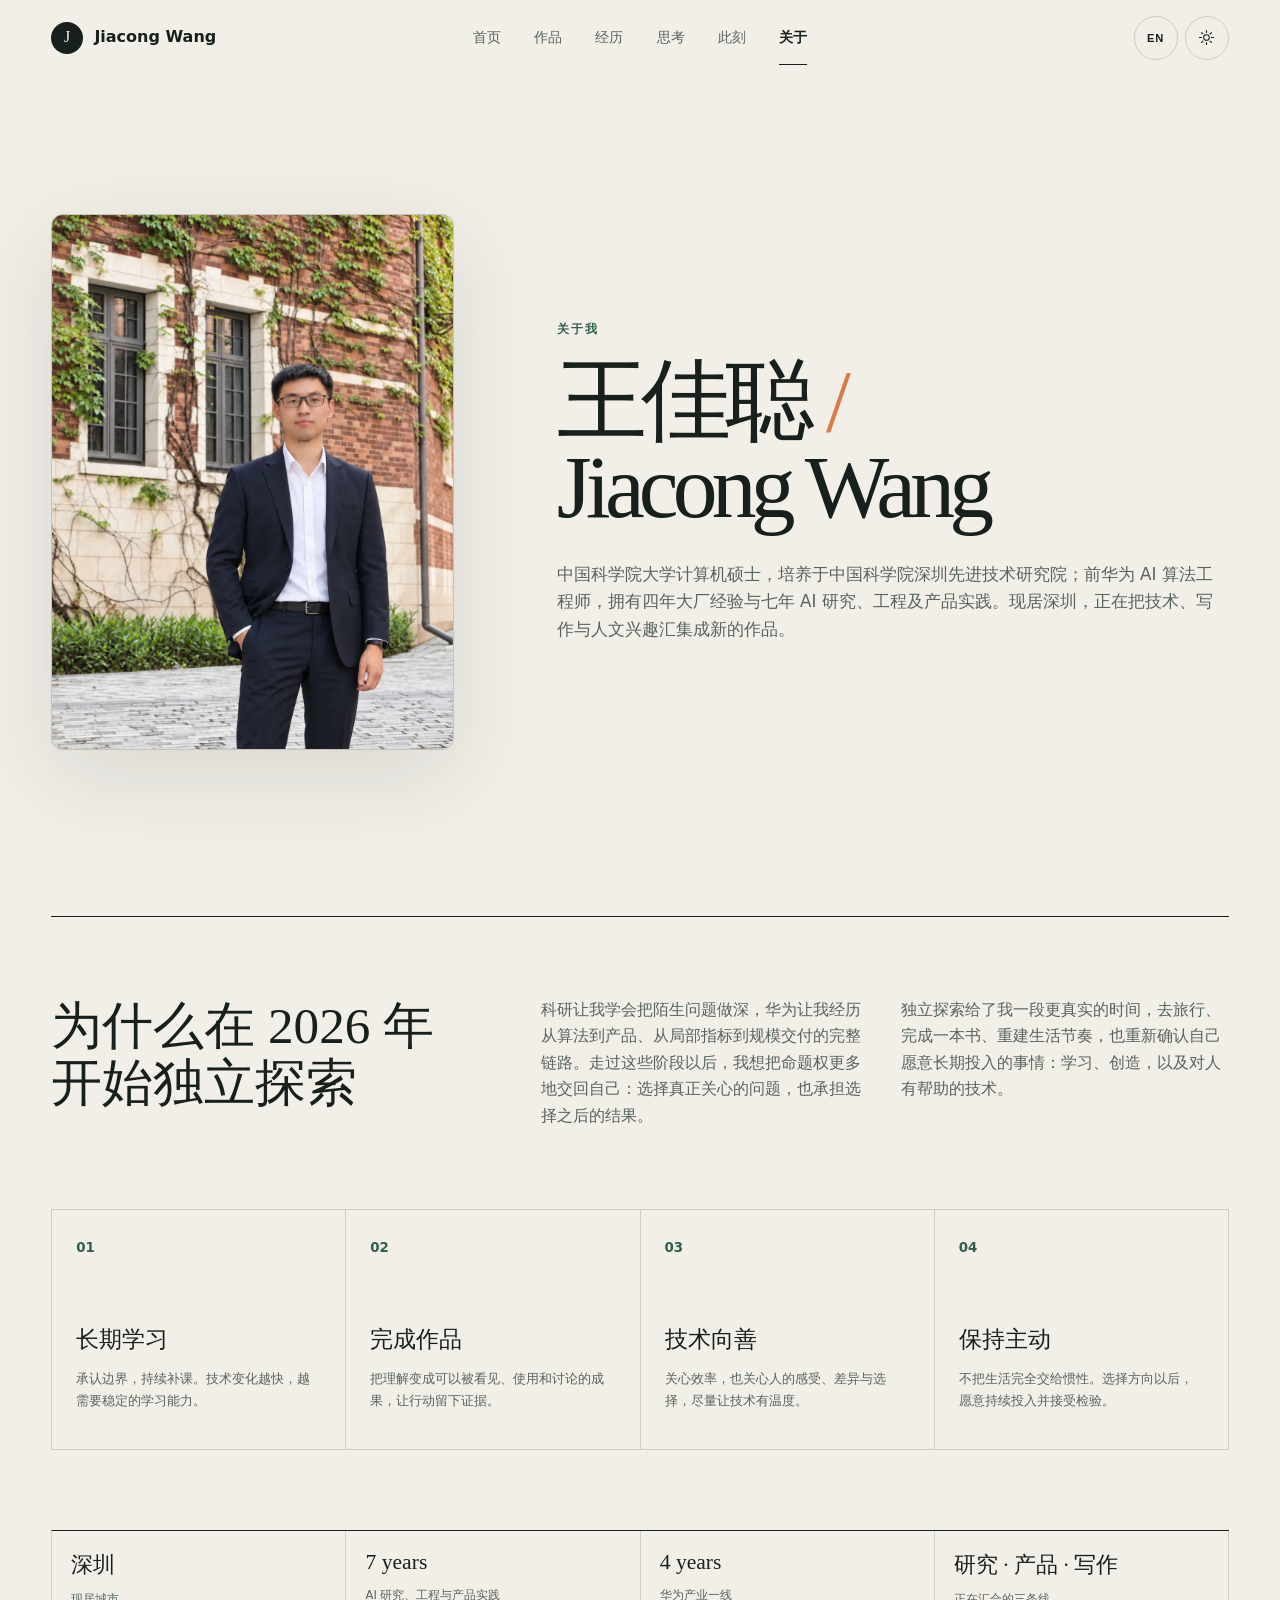
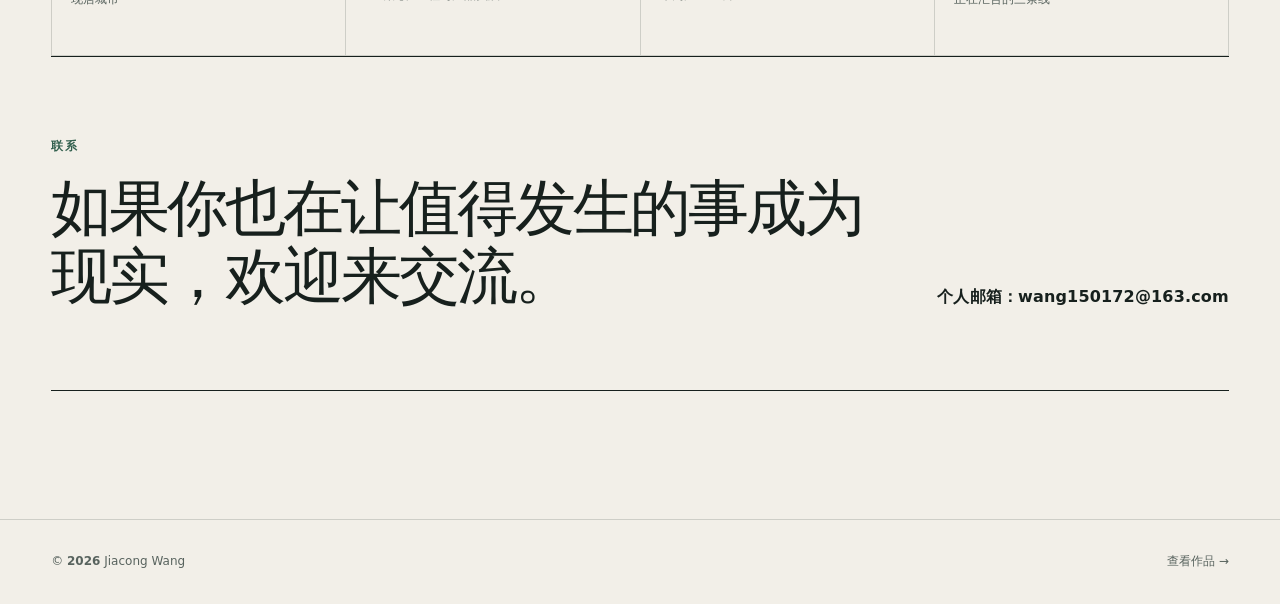
<file: about/index.html>
<!doctype html><html lang="zh-CN" data-theme="paper"><head><meta charset="utf-8"><meta name="viewport" content="width=device-width, initial-scale=1"><meta name="description" content="关于王佳聪：AI 工程师、创作者与 AI 教育探索者。" data-description-zh="关于王佳聪：AI 工程师、创作者与 AI 教育探索者。" data-description-en="About Jiacong Wang: AI engineer, creator, and explorer of AI education."><meta name="color-scheme" content="light dark"><title>关于｜王佳聪</title><link rel="icon" type="image/svg+xml" href="../assets/favicon.svg"><link rel="stylesheet" href="../assets/styles.css?v=2.7.3"><link rel="stylesheet" href="../assets/project.css?v=2.7.5"><script src="../assets/site.js?v=2.7.4" defer></script></head>
<body class="project-page content-page page-v26" data-title-zh="关于｜王佳聪" data-title-en="About — Jiacong Wang"><a class="skip" href="#main">跳到正文</a>
<header class="header" data-header><a class="brand" href="../index.html"><b>J</b><span>Jiacong Wang</span></a><nav aria-label="主导航" data-aria-zh="主导航" data-aria-en="Main navigation"><a href="../index.html" data-zh="首页" data-en="Home">首页</a><a href="../works/index.html" data-zh="作品" data-en="Work">作品</a><a href="../journey/index.html" data-zh="经历" data-en="Journey">经历</a><a href="../ideas/index.html" data-zh="思考" data-en="Ideas">思考</a><a href="../now/index.html" data-zh="此刻" data-en="Now">此刻</a><a class="current-nav" href="index.html" data-zh="关于" data-en="About">关于</a></nav><div class="header-actions"><button class="lang" data-lang aria-label="切换为英文">EN</button><button class="theme" data-theme-toggle aria-label="切换深色模式"><svg viewBox="0 0 24 24" aria-hidden="true"><circle cx="12" cy="12" r="4"/><path d="M12 2v3m0 14v3M2 12h3m14 0h3M5 5l2 2m10 10 2 2m0-14-2 2M7 17l-2 2"/></svg></button></div></header>
<main id="main"><div class="v26-main">
  <section class="about-hero shell"><figure><img src="../assets/media/hero-portrait.webp" alt="王佳聪身着深色西装站在红砖与绿植前" data-alt-zh="王佳聪身着深色西装站在红砖与绿植前" data-alt-en="Jiacong Wang in a dark suit in front of red brick and greenery" width="1086" height="1448"></figure><div><p class="kicker" data-zh="关于我" data-en="ABOUT ME">关于我</p><h1>王佳聪 <i>/</i><br>Jiacong Wang</h1><p data-zh="中国科学院大学计算机硕士，培养于中国科学院深圳先进技术研究院；前华为 AI 算法工程师，拥有四年大厂经验与七年 AI 研究、工程及产品实践。现居深圳，正在把技术、写作与人文兴趣汇集成新的作品。" data-en="M.S. in Computer Science from the University of Chinese Academy of Sciences, trained at the Shenzhen Institute of Advanced Technology, Chinese Academy of Sciences. Former Huawei AI algorithm engineer with four years in industry and seven years across AI research, engineering, and product practice. Based in Shenzhen, I am bringing technology, writing, and the humanities together through new work.">中国科学院大学计算机硕士，培养于中国科学院深圳先进技术研究院；前华为 AI 算法工程师，拥有四年大厂经验与七年 AI 研究、工程及产品实践。现居深圳，正在把技术、写作与人文兴趣汇集成新的作品。</p></div></section>
  <section class="about-v26 shell"><div class="about-story"><h2 data-zh="为什么在 2026 年开始独立探索" data-en="Why I began exploring independently in 2026">为什么在 2026 年开始独立探索</h2><div class="about-story-copy"><p data-zh="科研让我学会把陌生问题做深，华为让我经历从算法到产品、从局部指标到规模交付的完整链路。走过这些阶段以后，我想把命题权更多地交回自己：选择真正关心的问题，也承担选择之后的结果。" data-en="Research taught me to go deep on unfamiliar problems. Huawei showed me the full path from algorithms to products and from local metrics to delivery at scale. After those stages, I wanted greater ownership of the questions I choose—and of the results that follow.">科研让我学会把陌生问题做深，华为让我经历从算法到产品、从局部指标到规模交付的完整链路。走过这些阶段以后，我想把命题权更多地交回自己：选择真正关心的问题，也承担选择之后的结果。</p><p data-zh="独立探索给了我一段更真实的时间，去旅行、完成一本书、重建生活节奏，也重新确认自己愿意长期投入的事情：学习、创造，以及对人有帮助的技术。" data-en="Independent exploration gave me time to travel, finish a book, rebuild my rhythm, and reaffirm what I want to pursue over the long term: learning, creation, and technology that helps people.">独立探索给了我一段更真实的时间，去旅行、完成一本书、重建生活节奏，也重新确认自己愿意长期投入的事情：学习、创造，以及对人有帮助的技术。</p></div></div>
    <div class="value-grid"><article><small>01</small><h3 data-zh="长期学习" data-en="Lifelong learning">长期学习</h3><p data-zh="承认边界，持续补课。技术变化越快，越需要稳定的学习能力。" data-en="Know the limits and keep learning. Faster change makes steady learning more valuable.">承认边界，持续补课。技术变化越快，越需要稳定的学习能力。</p></article><article><small>02</small><h3 data-zh="完成作品" data-en="Finish the work">完成作品</h3><p data-zh="把理解变成可以被看见、使用和讨论的成果，让行动留下证据。" data-en="Turn understanding into results that can be seen, used, and discussed, leaving tangible evidence of action.">把理解变成可以被看见、使用和讨论的成果，让行动留下证据。</p></article><article><small>03</small><h3 data-zh="技术向善" data-en="Technology for good">技术向善</h3><p data-zh="关心效率，也关心人的感受、差异与选择，尽量让技术有温度。" data-en="Care about efficiency as well as people’s feelings, differences, and choices, making technology attentive to human needs.">关心效率，也关心人的感受、差异与选择，尽量让技术有温度。</p></article><article><small>04</small><h3 data-zh="保持主动" data-en="Take initiative">保持主动</h3><p data-zh="不把生活完全交给惯性。选择方向以后，愿意持续投入并接受检验。" data-en="Do not hand life to inertia. Choose a direction, commit, and accept the test.">不把生活完全交给惯性。选择方向以后，愿意持续投入并接受检验。</p></article></div>
    <div class="about-facts"><div><b data-zh="深圳" data-en="Shenzhen">深圳</b><span data-zh="现居城市" data-en="Based in">现居城市</span></div><div><b>7 years</b><span data-zh="AI 研究、工程与产品实践" data-en="AI research, engineering, and product work">AI 研究、工程与产品实践</span></div><div><b>4 years</b><span data-zh="华为产业一线" data-en="Huawei industry experience">华为产业一线</span></div><div><b data-zh="研究 · 产品 · 写作" data-en="Research · Product · Writing">研究 · 产品 · 写作</b><span data-zh="正在汇合的三条线" data-en="Three paths now converging">正在汇合的三条线</span></div></div>
    <div class="contact-band"><div><p class="kicker" data-zh="联系" data-en="CONTACT">联系</p><h2 data-zh="如果你也在让值得发生的事成为现实，欢迎来交流。" data-en="If you are turning worthwhile ideas into reality, I would be glad to connect.">如果你也在让值得发生的事成为现实，欢迎来交流。</h2></div><p class="contact-email"><span data-zh="个人邮箱：" data-en="Email: ">个人邮箱：</span>wang150172@163.com</p></div>
  </section>
</div></main>
<footer class="project-footer"><span>© <b data-year></b> Jiacong Wang</span><a href="../works/index.html" data-zh="查看作品 →" data-en="View work →">查看作品 →</a></footer></body></html>
</file>
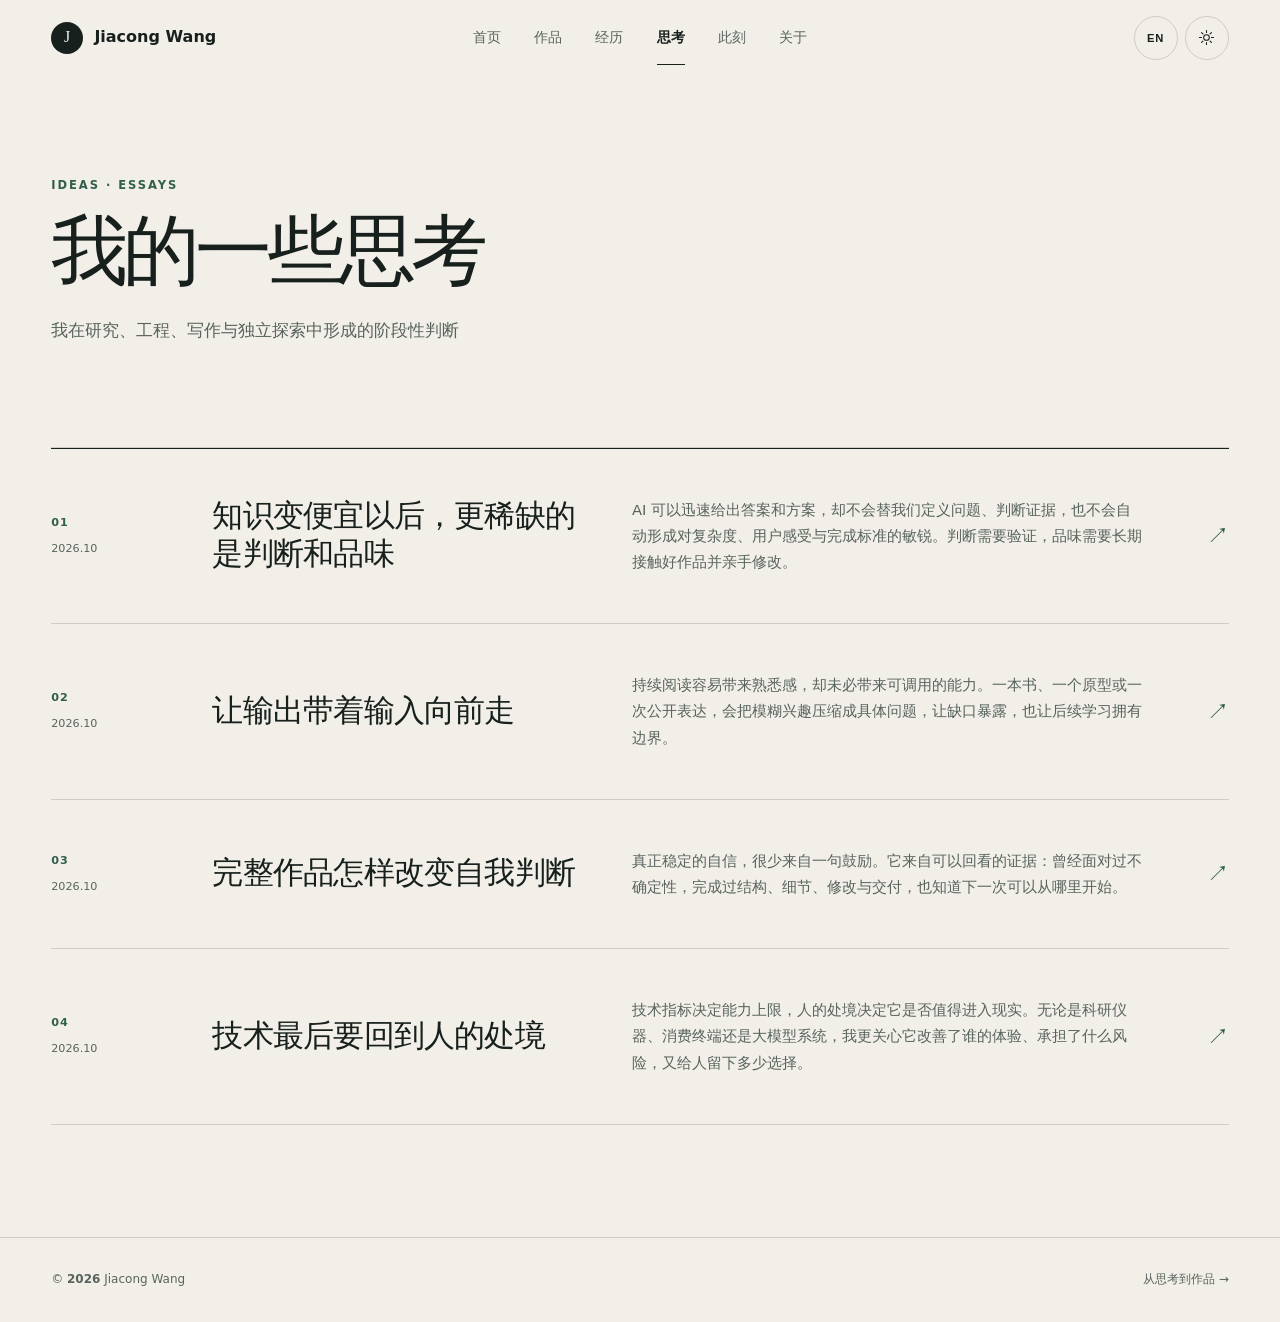
<file: ideas/index.html>
<!doctype html><html lang="zh-CN" data-theme="paper"><head><meta charset="utf-8"><meta name="viewport" content="width=device-width, initial-scale=1"><meta name="description" content="王佳聪关于 AI、人的判断与作品创造的思考。" data-description-zh="王佳聪关于 AI、人的判断与作品创造的思考。" data-description-en="Jiacong Wang’s thoughts on AI, human judgment, and creating finished work."><meta name="color-scheme" content="light dark"><title>思考｜王佳聪</title><link rel="icon" type="image/svg+xml" href="../assets/favicon.svg"><link rel="stylesheet" href="../assets/styles.css?v=2.7.3"><link rel="stylesheet" href="../assets/project.css?v=2.7.5"><script src="../assets/site.js?v=2.7.4" defer></script></head>
<body class="project-page content-page page-v26 ideas-page-v26 ideas-index-page" data-title-zh="思考｜王佳聪" data-title-en="Ideas — Jiacong Wang"><a class="skip" href="#main">跳到正文</a>
<header class="header" data-header><a class="brand" href="../index.html"><b>J</b><span>Jiacong Wang</span></a><nav aria-label="主导航" data-aria-zh="主导航" data-aria-en="Main navigation"><a href="../index.html" data-zh="首页" data-en="Home">首页</a><a href="../works/index.html" data-zh="作品" data-en="Work">作品</a><a href="../journey/index.html" data-zh="经历" data-en="Journey">经历</a><a class="current-nav" href="index.html" data-zh="思考" data-en="Ideas">思考</a><a href="../now/index.html" data-zh="此刻" data-en="Now">此刻</a><a href="../about/index.html" data-zh="关于" data-en="About">关于</a></nav><div class="header-actions"><button class="lang" data-lang aria-label="切换为英文">EN</button><button class="theme" data-theme-toggle aria-label="切换深色模式"><svg viewBox="0 0 24 24" aria-hidden="true"><circle cx="12" cy="12" r="4"/><path d="M12 2v3m0 14v3M2 12h3m14 0h3M5 5l2 2m10 10 2 2m0-14-2 2M7 17l-2 2"/></svg></button></div></header>
<main id="main"><div class="v26-main">
  <section class="content-hero shell v26-page-hero ideas-index-hero single-column-hero"><div><p class="kicker">IDEAS · ESSAYS</p><h1 data-zh="我的一些思考" data-en="Some of my thoughts">我的一些思考</h1><p data-zh="我在研究、工程、写作与独立探索中形成的阶段性判断" data-en="My current judgments, formed through research, engineering, writing, and independent exploration.">我在研究、工程、写作与独立探索中形成的阶段性判断</p></div></section>
  <section class="thought-index shell" aria-label="思考文章索引" data-aria-zh="思考文章索引" data-aria-en="Essay index">
    <a class="thought-index-item" href="judgment-and-taste.html"><div class="thought-index-meta"><span>01</span><time datetime="2026-10">2026.10</time></div><h2 data-zh="知识变便宜以后，更稀缺的是判断和品味" data-en="As knowledge gets cheaper, judgment and taste become scarcer">知识变便宜以后，更稀缺的是判断和品味</h2><p data-zh="AI 可以迅速给出答案和方案，却不会替我们定义问题、判断证据，也不会自动形成对复杂度、用户感受与完成标准的敏锐。判断需要验证，品味需要长期接触好作品并亲手修改。" data-en="AI can quickly provide answers and options, but it cannot define problems or judge evidence for us, or automatically develop sensitivity to complexity, user experience, and completion criteria. Judgment requires verification; taste develops through sustained exposure to good work and hands-on revision.">AI 可以迅速给出答案和方案，却不会替我们定义问题、判断证据，也不会自动形成对复杂度、用户感受与完成标准的敏锐。判断需要验证，品味需要长期接触好作品并亲手修改。</p><span class="thought-index-arrow" aria-hidden="true">↗</span></a>
    <a class="thought-index-item" href="output-driven-learning.html"><div class="thought-index-meta"><span>02</span><time datetime="2026-10">2026.10</time></div><h2 data-zh="让输出带着输入向前走" data-en="Let output pull learning forward">让输出带着输入向前走</h2><p data-zh="持续阅读容易带来熟悉感，却未必带来可调用的能力。一本书、一个原型或一次公开表达，会把模糊兴趣压缩成具体问题，让缺口暴露，也让后续学习拥有边界。" data-en="Sustained reading can create familiarity without usable skills. Writing a book, building a prototype, or explaining something publicly turns vague interests into concrete questions, exposes gaps, and gives subsequent learning clear boundaries.">持续阅读容易带来熟悉感，却未必带来可调用的能力。一本书、一个原型或一次公开表达，会把模糊兴趣压缩成具体问题，让缺口暴露，也让后续学习拥有边界。</p><span class="thought-index-arrow" aria-hidden="true">↗</span></a>
    <a class="thought-index-item" href="completion-and-confidence.html"><div class="thought-index-meta"><span>03</span><time datetime="2026-10">2026.10</time></div><h2 data-zh="完整作品怎样改变自我判断" data-en="How finished work changes self-assessment">完整作品怎样改变自我判断</h2><p data-zh="真正稳定的自信，很少来自一句鼓励。它来自可以回看的证据：曾经面对过不确定性，完成过结构、细节、修改与交付，也知道下一次可以从哪里开始。" data-en="Lasting confidence rarely comes from encouragement alone. It comes from evidence we can revisit: having faced uncertainty, worked through structure, details, revision, and delivery, and knowing where to begin next time.">真正稳定的自信，很少来自一句鼓励。它来自可以回看的证据：曾经面对过不确定性，完成过结构、细节、修改与交付，也知道下一次可以从哪里开始。</p><span class="thought-index-arrow" aria-hidden="true">↗</span></a>
    <a class="thought-index-item" href="human-centered-technology.html"><div class="thought-index-meta"><span>04</span><time datetime="2026-10">2026.10</time></div><h2 data-zh="技术最后要回到人的处境" data-en="Technology must address people’s circumstances">技术最后要回到人的处境</h2><p data-zh="技术指标决定能力上限，人的处境决定它是否值得进入现实。无论是科研仪器、消费终端还是大模型系统，我更关心它改善了谁的体验、承担了什么风险，又给人留下多少选择。" data-en="Technical metrics set capability limits; people’s circumstances determine whether a system is worth putting into practice. Whether working on research instruments, consumer devices, or large-model systems, I care whose experience improves, what risks the system carries, and how much choice people retain.">技术指标决定能力上限，人的处境决定它是否值得进入现实。无论是科研仪器、消费终端还是大模型系统，我更关心它改善了谁的体验、承担了什么风险，又给人留下多少选择。</p><span class="thought-index-arrow" aria-hidden="true">↗</span></a>
  </section>
  </div></main>
<footer class="project-footer"><span>© <b data-year></b> Jiacong Wang</span><a href="../works/index.html" data-zh="从思考到作品 →" data-en="From ideas to work →">从思考到作品 →</a></footer></body></html>
</file>
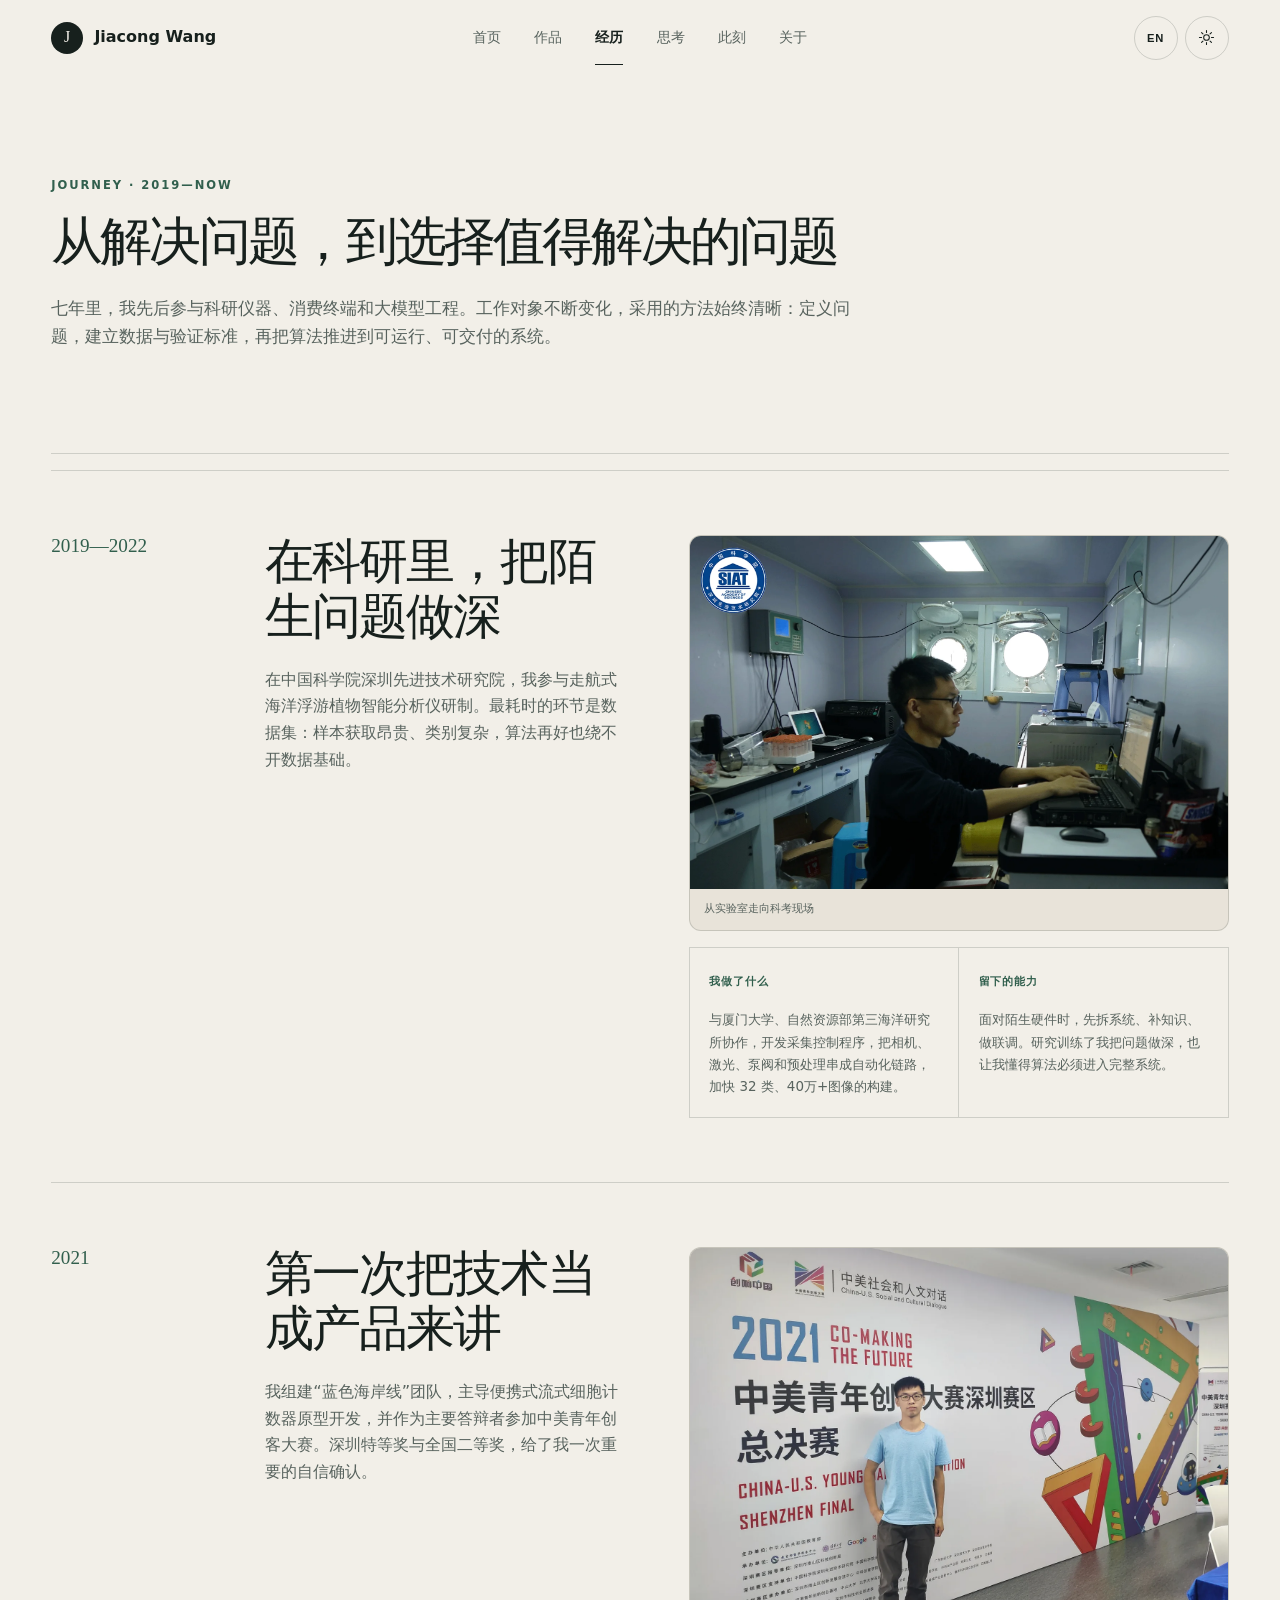
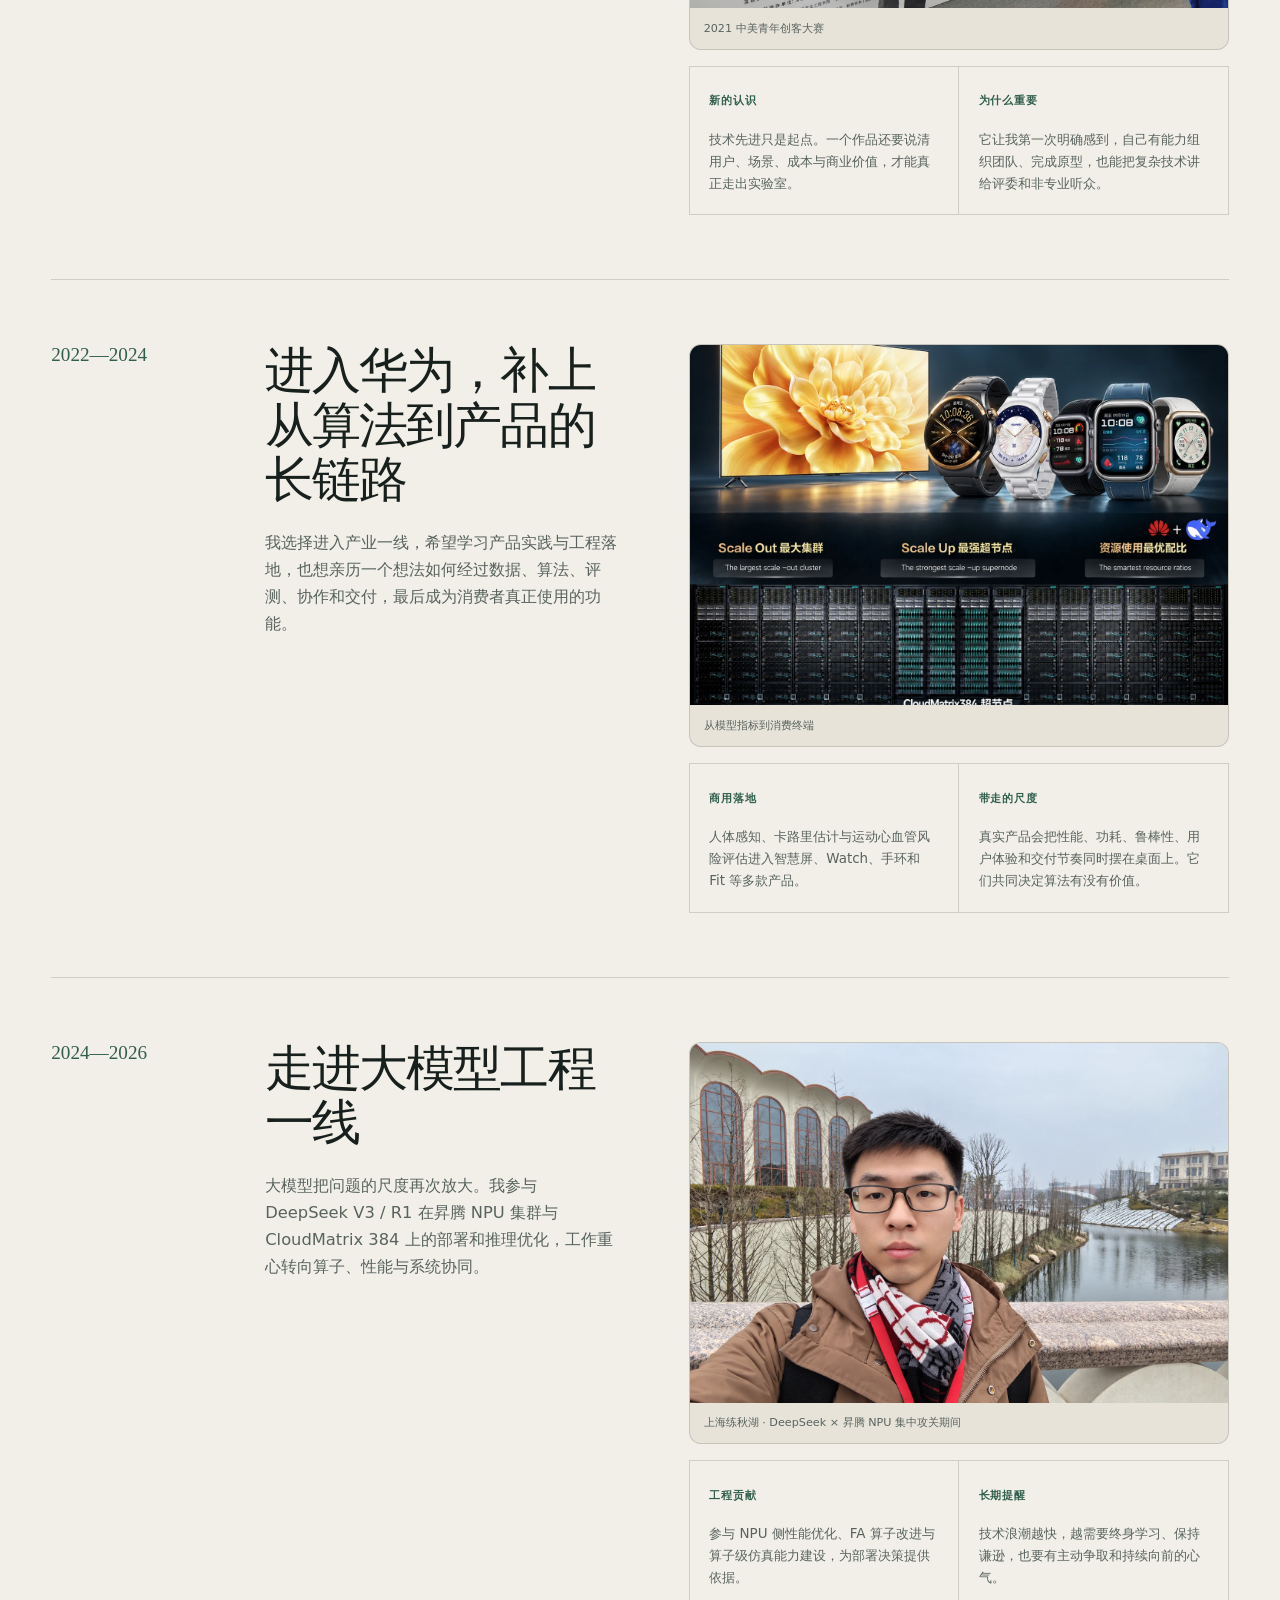
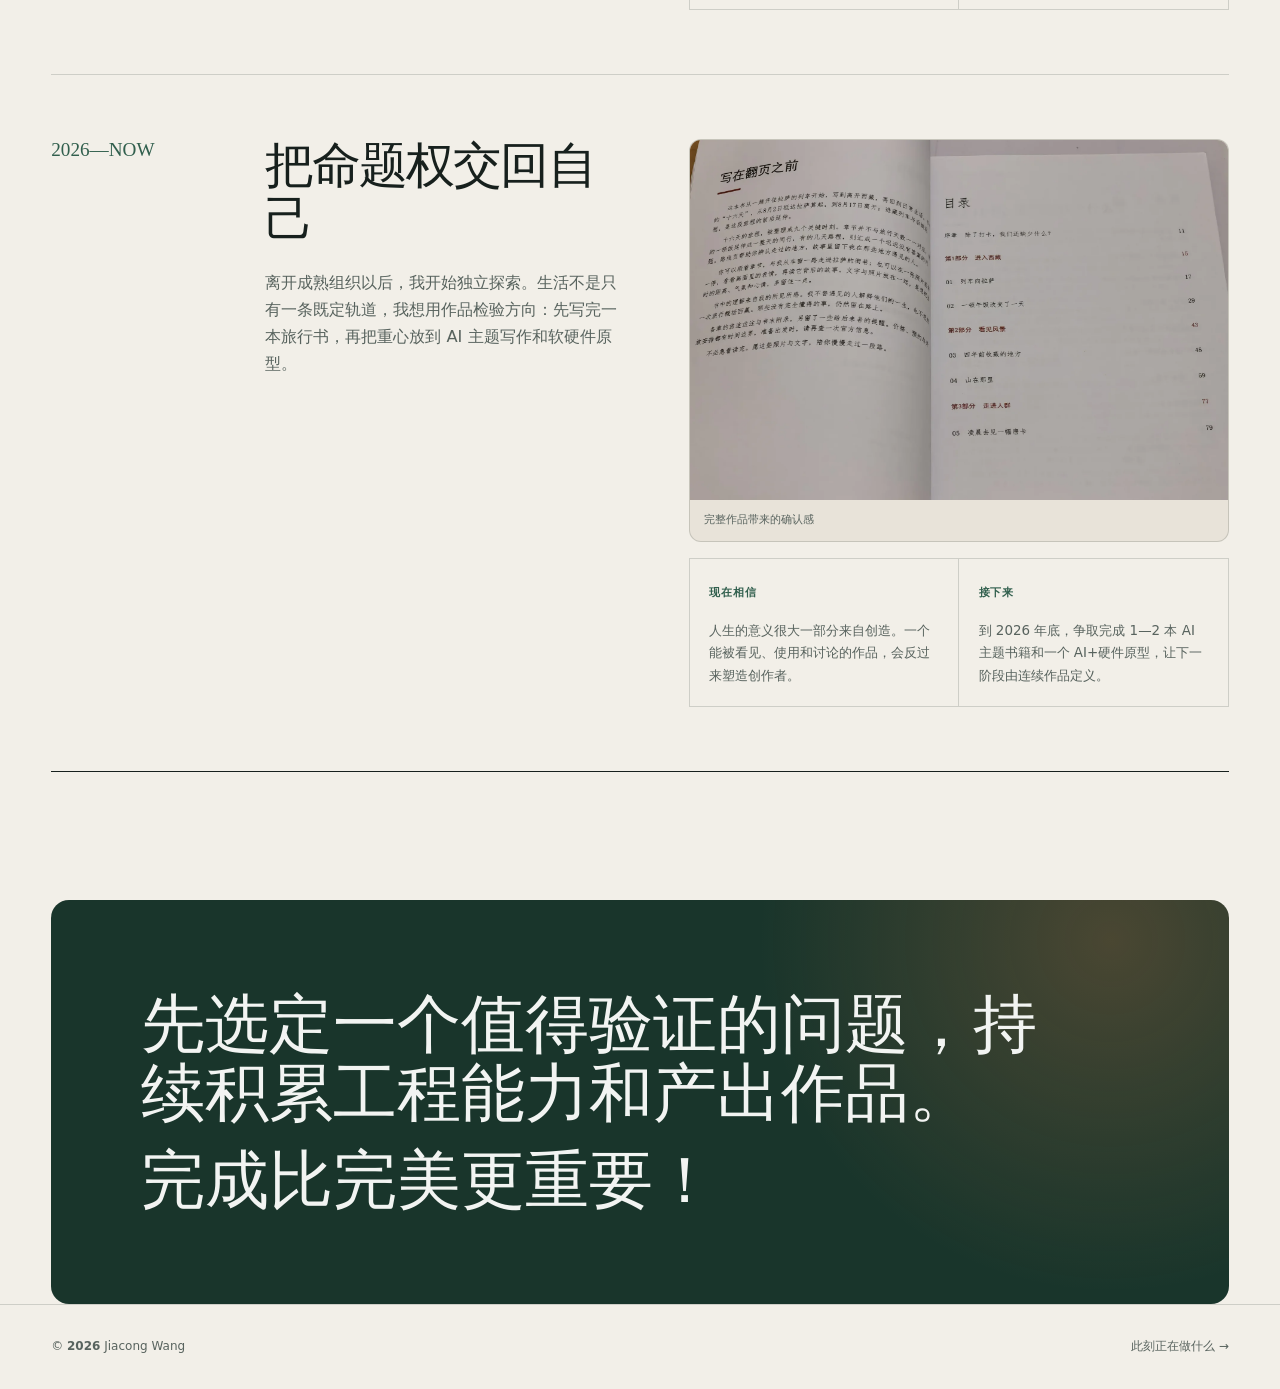
<file: journey/index.html>
<!doctype html>
<html lang="zh-CN" data-theme="paper">
<head>
  <meta charset="utf-8"><meta name="viewport" content="width=device-width, initial-scale=1"><meta name="description" content="王佳聪从科研仪器、华为 AI 产品到独立创造的经历。" data-description-zh="王佳聪从科研仪器、华为 AI 产品到独立创造的经历。" data-description-en="Jiacong Wang’s journey from research instruments and Huawei AI products to independent creation."><meta name="color-scheme" content="light dark">
  <title>经历｜王佳聪</title><link rel="icon" type="image/svg+xml" href="../assets/favicon.svg"><link rel="stylesheet" href="../assets/styles.css?v=2.7.3"><link rel="stylesheet" href="../assets/project.css?v=2.7.5"><script src="../assets/site.js?v=2.7.4" defer></script>
</head>
<body class="project-page content-page page-v26" data-title-zh="经历｜王佳聪" data-title-en="Journey — Jiacong Wang">
  <a class="skip" href="#main">跳到正文</a>
  <header class="header" data-header><a class="brand" href="../index.html"><b>J</b><span>Jiacong Wang</span></a><nav aria-label="主导航" data-aria-zh="主导航" data-aria-en="Main navigation"><a href="../index.html" data-zh="首页" data-en="Home">首页</a><a href="../works/index.html" data-zh="作品" data-en="Work">作品</a><a class="current-nav" href="index.html" data-zh="经历" data-en="Journey">经历</a><a href="../ideas/index.html" data-zh="思考" data-en="Ideas">思考</a><a href="../now/index.html" data-zh="此刻" data-en="Now">此刻</a><a href="../about/index.html" data-zh="关于" data-en="About">关于</a></nav><div class="header-actions"><button class="lang" data-lang aria-label="切换为英文">EN</button><button class="theme" data-theme-toggle aria-label="切换深色模式"><svg viewBox="0 0 24 24" aria-hidden="true"><circle cx="12" cy="12" r="4"/><path d="M12 2v3m0 14v3M2 12h3m14 0h3M5 5l2 2m10 10 2 2m0-14-2 2M7 17l-2 2"/></svg></button></div></header>
  <main id="main">
    <div class="v26-main">
      <section class="content-hero shell v26-page-hero single-column-hero journey-index-hero"><div><p class="kicker">JOURNEY · 2019—NOW</p><h1 class="journey-title" data-zh="从解决问题，到选择值得解决的问题" data-en="From solving problems to choosing problems worth solving">从解决问题，到选择值得解决的问题</h1><p data-zh="七年里，我先后参与科研仪器、消费终端和大模型工程。工作对象不断变化，采用的方法始终清晰：定义问题，建立数据与验证标准，再把算法推进到可运行、可交付的系统。" data-en="Over seven years, I worked across research instruments, consumer products, and large-model engineering. The subjects changed; the method remained clear: define the problem, establish data and validation criteria, then move the algorithm into a working, deliverable system.">七年里，我先后参与科研仪器、消费终端和大模型工程。工作对象不断变化，采用的方法始终清晰：定义问题，建立数据与验证标准，再把算法推进到可运行、可交付的系统。</p></div></section>
      <section class="journey-stages shell">
        <article class="stage-card"><time>2019—2022</time><div><h2 data-zh="在科研里，把陌生问题做深" data-en="Going deep on an unfamiliar research problem">在科研里，把陌生问题做深</h2><p class="stage-thesis" data-zh="在中国科学院深圳先进技术研究院，我参与走航式海洋浮游植物智能分析仪研制。最耗时的环节是数据集：样本获取昂贵、类别复杂，算法再好也绕不开数据基础。" data-en="At the Shenzhen Institute of Advanced Technology, Chinese Academy of Sciences, I worked on an underway phytoplankton imaging system. Dataset construction was the most time-consuming part: samples were costly to acquire, categories were complex, and even strong algorithms needed a sound data foundation.">在中国科学院深圳先进技术研究院，我参与走航式海洋浮游植物智能分析仪研制。最耗时的环节是数据集：样本获取昂贵、类别复杂，算法再好也绕不开数据基础。</p></div><div class="stage-evidence"><figure><img src="../assets/media/research-onboard-v25.webp" alt="海洋智能分析仪搭载科考船开展作业" data-alt-zh="海洋智能分析仪搭载科考船开展作业" data-alt-en="Instrument operation and data analysis aboard a research vessel"><figcaption data-zh="从实验室走向科考现场" data-en="From the lab to field deployment">从实验室走向科考现场</figcaption></figure><div class="stage-notes"><div><small data-zh="我做了什么" data-en="WHAT I DID">我做了什么</small><p data-zh="与厦门大学、自然资源部第三海洋研究所协作，开发采集控制程序，把相机、激光、泵阀和预处理串成自动化链路，加快 32 类、40万+图像的构建。" data-en="Worked with Xiamen University and the Third Institute of Oceanography, Ministry of Natural Resources, to build an automated acquisition pipeline connecting cameras, lasers, pumps, valves, and preprocessing, accelerating construction of a 32-class dataset with over 400,000 images.">与厦门大学、自然资源部第三海洋研究所协作，开发采集控制程序，把相机、激光、泵阀和预处理串成自动化链路，加快 32 类、40万+图像的构建。</p></div><div><small data-zh="留下的能力" data-en="WHAT STAYED">留下的能力</small><p data-zh="面对陌生硬件时，先拆系统、补知识、做联调。研究训练了我把问题做深，也让我懂得算法必须进入完整系统。" data-en="When facing unfamiliar hardware, I first broke down the system, filled knowledge gaps, and tested the components together. Research taught me to investigate problems deeply and integrate algorithms into complete systems.">面对陌生硬件时，先拆系统、补知识、做联调。研究训练了我把问题做深，也让我懂得算法必须进入完整系统。</p></div></div></div></article>
        <article class="stage-card"><time>2021</time><div><h2 data-zh="第一次把技术当成产品来讲" data-en="Learning to present technology as a product">第一次把技术当成产品来讲</h2><p class="stage-thesis" data-zh="我组建“蓝色海岸线”团队，主导便携式流式细胞计数器原型开发，并作为主要答辩者参加中美青年创客大赛。深圳特等奖与全国二等奖，给了我一次重要的自信确认。" data-en="I formed the Blue Coastline team, led development of a portable flow cytometer prototype, and served as lead presenter in the China–US Young Maker Competition. Winning the Shenzhen Grand Prize and National Second Prize gave me an important boost in confidence.">我组建“蓝色海岸线”团队，主导便携式流式细胞计数器原型开发，并作为主要答辩者参加中美青年创客大赛。深圳特等奖与全国二等奖，给了我一次重要的自信确认。</p></div><div class="stage-evidence"><figure><img src="../assets/media/maker-award.webp" alt="中美青年创客大赛现场" data-alt-zh="中美青年创客大赛现场" data-alt-en="China–US Young Maker Competition in Shenzhen"><figcaption data-zh="2021 中美青年创客大赛" data-en="2021 China–US Young Maker Competition">2021 中美青年创客大赛</figcaption></figure><div class="stage-notes"><div><small data-zh="新的认识" data-en="NEW LESSON">新的认识</small><p data-zh="技术先进只是起点。一个作品还要说清用户、场景、成本与商业价值，才能真正走出实验室。" data-en="Technical merit is only a starting point. Users, context, cost, and business value determine whether a prototype can leave the lab.">技术先进只是起点。一个作品还要说清用户、场景、成本与商业价值，才能真正走出实验室。</p></div><div><small data-zh="为什么重要" data-en="WHY IT MATTERED">为什么重要</small><p data-zh="它让我第一次明确感到，自己有能力组织团队、完成原型，也能把复杂技术讲给评委和非专业听众。" data-en="It proved that I could organize a team, finish a prototype, and explain complex engineering to judges and non-specialists.">它让我第一次明确感到，自己有能力组织团队、完成原型，也能把复杂技术讲给评委和非专业听众。</p></div></div></div></article>
        <article class="stage-card"><time>2022—2024</time><div><h2 data-zh="进入华为，补上从算法到产品的长链路" data-en="Closing the gap from algorithm to product at Huawei">进入华为，补上从算法到产品的长链路</h2><p class="stage-thesis" data-zh="我选择进入产业一线，希望学习产品实践与工程落地，也想亲历一个想法如何经过数据、算法、评测、协作和交付，最后成为消费者真正使用的功能。" data-en="I joined Huawei to learn product engineering end to end: how an idea moves through data, modeling, evaluation, collaboration, and delivery before becoming a feature people actually use.">我选择进入产业一线，希望学习产品实践与工程落地，也想亲历一个想法如何经过数据、算法、评测、协作和交付，最后成为消费者真正使用的功能。</p></div><div class="stage-evidence"><figure><img src="../assets/media/huawei-device-cloudmatrix-v25.webp" alt="华为终端产品与大模型工程" data-alt-zh="华为终端产品与大模型工程" data-alt-en="Huawei smart displays, wearable devices, and CloudMatrix 384"><figcaption data-zh="从模型指标到消费终端" data-en="From model metrics to consumer products">从模型指标到消费终端</figcaption></figure><div class="stage-notes"><div><small data-zh="商用落地" data-en="SHIPPED">商用落地</small><p data-zh="人体感知、卡路里估计与运动心血管风险评估进入智慧屏、Watch、手环和 Fit 等多款产品。" data-en="Human sensing, calorie estimation, and exercise cardiovascular-risk assessment reached multiple products, including Huawei smart displays, Watch, Band, and Fit.">人体感知、卡路里估计与运动心血管风险评估进入智慧屏、Watch、手环和 Fit 等多款产品。</p></div><div><small data-zh="带走的尺度" data-en="A NEW SCALE">带走的尺度</small><p data-zh="真实产品会把性能、功耗、鲁棒性、用户体验和交付节奏同时摆在桌面上。它们共同决定算法有没有价值。" data-en="Real products put performance, power, robustness, experience, and delivery on the table at once. Together they determine whether an algorithm has value.">真实产品会把性能、功耗、鲁棒性、用户体验和交付节奏同时摆在桌面上。它们共同决定算法有没有价值。</p></div></div></div></article>
        <article class="stage-card"><time>2024—2026</time><div><h2 data-zh="走进大模型工程一线" data-en="Moving into large-model engineering">走进大模型工程一线</h2><p class="stage-thesis" data-zh="大模型把问题的尺度再次放大。我参与 DeepSeek V3 / R1 在昇腾 NPU 集群与 CloudMatrix 384 上的部署和推理优化，工作重心转向算子、性能与系统协同。" data-en="Large models changed the scale of the work. I contributed to deploying and optimizing DeepSeek V3 / R1 on Ascend NPU clusters and CloudMatrix 384, working across operators, performance, and system coordination.">大模型把问题的尺度再次放大。我参与 DeepSeek V3 / R1 在昇腾 NPU 集群与 CloudMatrix 384 上的部署和推理优化，工作重心转向算子、性能与系统协同。</p></div><div class="stage-evidence"><figure><img src="../assets/media/huawei-lianqiu-retouched-v27.webp" alt="王佳聪在华为上海练秋湖" data-alt-zh="王佳聪在华为上海练秋湖" data-alt-en="Jiacong Wang at Huawei’s Lianqiu Lake campus in Shanghai"><figcaption data-zh="上海练秋湖 · DeepSeek × 昇腾 NPU 集中攻关期间" data-en="Lianqiu Lake, Shanghai · during an intensive DeepSeek × Ascend NPU project">上海练秋湖 · DeepSeek × 昇腾 NPU 集中攻关期间</figcaption></figure><div class="stage-notes"><div><small data-zh="工程贡献" data-en="ENGINEERING">工程贡献</small><p data-zh="参与 NPU 侧性能优化、FA 算子改进与算子级仿真能力建设，为部署决策提供依据。" data-en="Contributed to NPU-side performance work, FA operator improvements, and operator-level simulation for deployment decisions.">参与 NPU 侧性能优化、FA 算子改进与算子级仿真能力建设，为部署决策提供依据。</p></div><div><small data-zh="长期提醒" data-en="LONG-TERM REMINDER">长期提醒</small><p data-zh="技术浪潮越快，越需要终身学习、保持谦逊，也要有主动争取和持续向前的心气。" data-en="The faster the field moves, the more important lifelong learning, humility, initiative, and steady ambition become.">技术浪潮越快，越需要终身学习、保持谦逊，也要有主动争取和持续向前的心气。</p></div></div></div></article>
        <article class="stage-card"><time>2026—NOW</time><div><h2 data-zh="把命题权交回自己" data-en="Taking ownership of the questions">把命题权交回自己</h2><p class="stage-thesis" data-zh="离开成熟组织以后，我开始独立探索。生活不是只有一条既定轨道，我想用作品检验方向：先写完一本旅行书，再把重心放到 AI 主题写作和软硬件原型。" data-en="After leaving a mature organization, I began exploring independently. Life offers more than one prescribed track, so I use finished work to test direction—first a travel book, then AI writing and hardware-software prototypes.">离开成熟组织以后，我开始独立探索。生活不是只有一条既定轨道，我想用作品检验方向：先写完一本旅行书，再把重心放到 AI 主题写作和软硬件原型。</p></div><div class="stage-evidence"><figure><img src="../assets/media/tibet-book-physical-v26.webp" alt="《西藏，不止在照片里》实体书" data-alt-zh="《西藏，不止在照片里》实体书" data-alt-en="The physical book Tibet, Beyond the Photographs"><figcaption data-zh="完整作品带来的确认感" data-en="The confidence that comes from finished work">完整作品带来的确认感</figcaption></figure><div class="stage-notes"><div><small data-zh="现在相信" data-en="WHAT I BELIEVE">现在相信</small><p data-zh="人生的意义很大一部分来自创造。一个能被看见、使用和讨论的作品，会反过来塑造创作者。" data-en="A large part of meaning comes from creation. A work that can be seen, used, and discussed also reshapes its maker.">人生的意义很大一部分来自创造。一个能被看见、使用和讨论的作品，会反过来塑造创作者。</p></div><div><small data-zh="接下来" data-en="NEXT">接下来</small><p data-zh="到 2026 年底，争取完成 1—2 本 AI 主题书籍和一个 AI+硬件原型，让下一阶段由连续作品定义。" data-en="By the end of 2026, I aim to complete one or two AI books and one AI-plus-hardware prototype, shaping the next stage through a sequence of finished works.">到 2026 年底，争取完成 1—2 本 AI 主题书籍和一个 AI+硬件原型，让下一阶段由连续作品定义。</p></div></div></div></article>
      </section>
      <section class="journey-closing shell"><h2><span data-zh="先选定一个值得验证的问题，持续积累工程能力和产出作品。" data-en="Choose one question worth testing, then keep building engineering capability and finished work.">先选定一个值得验证的问题，持续积累工程能力和产出作品。</span><span data-zh="完成比完美更重要！" data-en="Completion matters more than perfection!">完成比完美更重要！</span></h2></section>
    </div>
    
  </main>
  <footer class="project-footer"><span>© <b data-year></b> Jiacong Wang</span><a href="../now/index.html" data-zh="此刻正在做什么 →" data-en="What I am building now →">此刻正在做什么 →</a></footer>
</body></html>
</file>
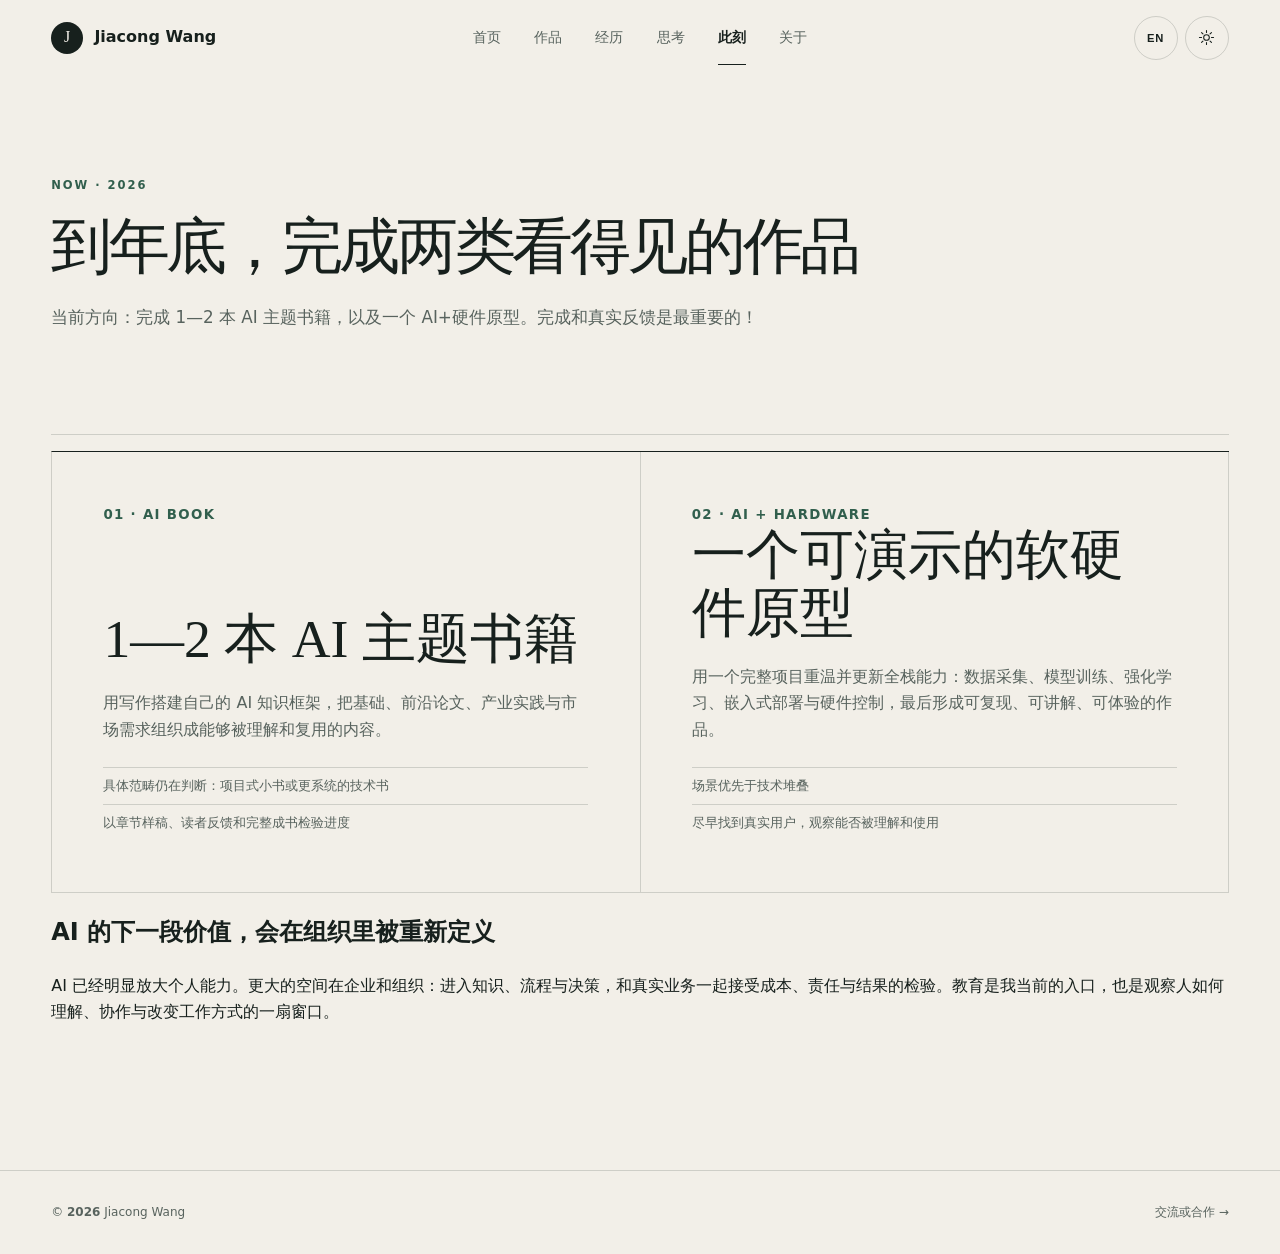
<file: now/index.html>
<!doctype html><html lang="zh-CN" data-theme="paper"><head><meta charset="utf-8"><meta name="viewport" content="width=device-width, initial-scale=1"><meta name="description" content="王佳聪当前正在推进的 AI 教育、产品原型与书籍计划。" data-description-zh="王佳聪当前正在推进的 AI 教育、产品原型与书籍计划。" data-description-en="Jiacong Wang’s current plans for AI education, product prototypes, and books."><meta name="color-scheme" content="light dark"><title>此刻｜王佳聪</title><link rel="icon" type="image/svg+xml" href="../assets/favicon.svg"><link rel="stylesheet" href="../assets/styles.css?v=2.7.3"><link rel="stylesheet" href="../assets/project.css?v=2.7.5"><script src="../assets/site.js?v=2.7.4" defer></script></head>
<body class="project-page content-page page-v26 now-page-v26" data-title-zh="此刻｜王佳聪" data-title-en="Now — Jiacong Wang"><a class="skip" href="#main">跳到正文</a>
<header class="header" data-header><a class="brand" href="../index.html"><b>J</b><span>Jiacong Wang</span></a><nav aria-label="主导航" data-aria-zh="主导航" data-aria-en="Main navigation"><a href="../index.html" data-zh="首页" data-en="Home">首页</a><a href="../works/index.html" data-zh="作品" data-en="Work">作品</a><a href="../journey/index.html" data-zh="经历" data-en="Journey">经历</a><a href="../ideas/index.html" data-zh="思考" data-en="Ideas">思考</a><a class="current-nav" href="index.html" data-zh="此刻" data-en="Now">此刻</a><a href="../about/index.html" data-zh="关于" data-en="About">关于</a></nav><div class="header-actions"><button class="lang" data-lang aria-label="切换为英文">EN</button><button class="theme" data-theme-toggle aria-label="切换深色模式"><svg viewBox="0 0 24 24" aria-hidden="true"><circle cx="12" cy="12" r="4"/><path d="M12 2v3m0 14v3M2 12h3m14 0h3M5 5l2 2m10 10 2 2m0-14-2 2M7 17l-2 2"/></svg></button></div></header>
<main id="main"><div class="v26-main">
  <section class="content-hero shell v26-page-hero single-column-hero"><div><p class="kicker">NOW · 2026</p><h1 data-zh="到年底，完成两类看得见的作品" data-en="By year-end, complete two kinds of tangible work">到年底，完成两类看得见的作品</h1><p data-zh="当前方向：完成 1—2 本 AI 主题书籍，以及一个 AI+硬件原型。完成和真实反馈是最重要的！" data-en="Current direction: complete one or two AI books and one AI-plus-hardware prototype. Completion and real-world feedback matter most!">当前方向：完成 1—2 本 AI 主题书籍，以及一个 AI+硬件原型。完成和真实反馈是最重要的！</p></div></section>
  <section class="now-v26 shell"><div class="now-targets">
    <article class="now-target"><small>01 · AI BOOK</small><h2 data-zh="1—2 本 AI 主题书籍" data-en="One or two AI books">1—2 本 AI 主题书籍</h2><p data-zh="用写作搭建自己的 AI 知识框架，把基础、前沿论文、产业实践与市场需求组织成能够被理解和复用的内容。" data-en="Use writing to build my own AI knowledge framework, bringing fundamentals, frontier papers, industry practice, and market needs into content that can be understood and reused.">用写作搭建自己的 AI 知识框架，把基础、前沿论文、产业实践与市场需求组织成能够被理解和复用的内容。</p><ul><li data-zh="具体范畴仍在判断：项目式小书或更系统的技术书" data-en="Scope under review: a project-based short book or a broader technical volume">具体范畴仍在判断：项目式小书或更系统的技术书</li><li data-zh="以章节样稿、读者反馈和完整成书检验进度" data-en="Track progress through sample chapters, reader feedback, and a completed book">以章节样稿、读者反馈和完整成书检验进度</li></ul></article>
    <article class="now-target"><small>02 · AI + HARDWARE</small><h2 data-zh="一个可演示的软硬件原型" data-en="One demonstrable hardware-software prototype">一个可演示的软硬件原型</h2><p data-zh="用一个完整项目重温并更新全栈能力：数据采集、模型训练、强化学习、嵌入式部署与硬件控制，最后形成可复现、可讲解、可体验的作品。" data-en="Use one complete project to refresh and update full-stack skills: data collection, model training, reinforcement learning, embedded deployment, and hardware control, resulting in work that can be reproduced, explained, and experienced.">用一个完整项目重温并更新全栈能力：数据采集、模型训练、强化学习、嵌入式部署与硬件控制，最后形成可复现、可讲解、可体验的作品。</p><ul><li data-zh="场景优先于技术堆叠" data-en="A real use case before a pile of technology">场景优先于技术堆叠</li><li data-zh="尽早找到真实用户，观察能否被理解和使用" data-en="Find real users early and observe whether the product is understood and used">尽早找到真实用户，观察能否被理解和使用</li></ul></article>
  </div>
  <div class="org-ai"><h2 data-zh="AI 的下一段价值，会在组织里被重新定义" data-en="AI's next wave of value will be defined inside organizations">AI 的下一段价值，会在组织里被重新定义</h2><p data-zh="AI 已经明显放大个人能力。更大的空间在企业和组织：进入知识、流程与决策，和真实业务一起接受成本、责任与结果的检验。教育是我当前的入口，也是观察人如何理解、协作与改变工作方式的一扇窗口。" data-en="AI already amplifies individual capability. The larger opportunity lies in businesses and organizations: entering knowledge, workflows, and decisions, and being tested against real costs, responsibilities, and outcomes. Education is my current entry point and a window into how people understand, collaborate, and change the way they work.">AI 已经明显放大个人能力。更大的空间在企业和组织：进入知识、流程与决策，和真实业务一起接受成本、责任与结果的检验。教育是我当前的入口，也是观察人如何理解、协作与改变工作方式的一扇窗口。</p></div></section>
</div></main>
<footer class="project-footer"><span>© <b data-year></b> Jiacong Wang</span><a href="mailto:wang150172@163.com" data-zh="交流或合作 →" data-en="Talk or collaborate →">交流或合作 →</a></footer></body></html>
</file>
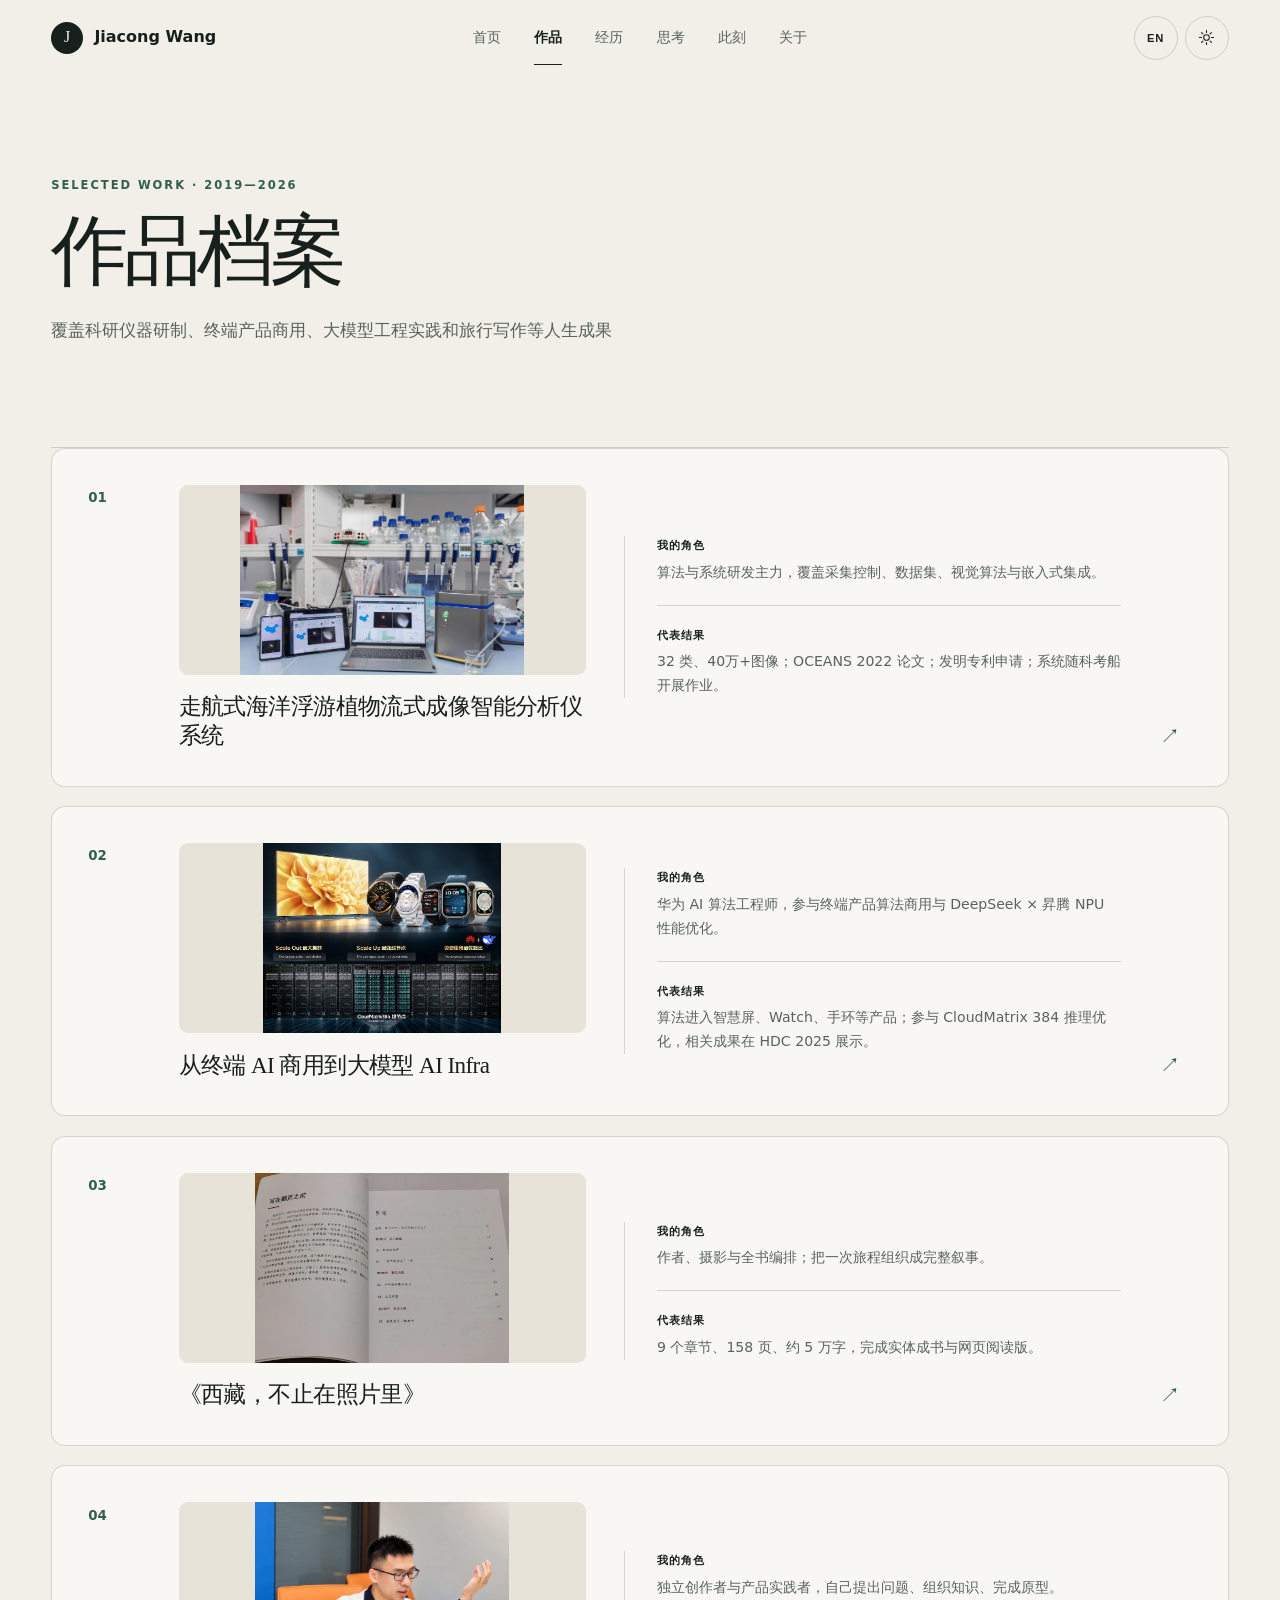
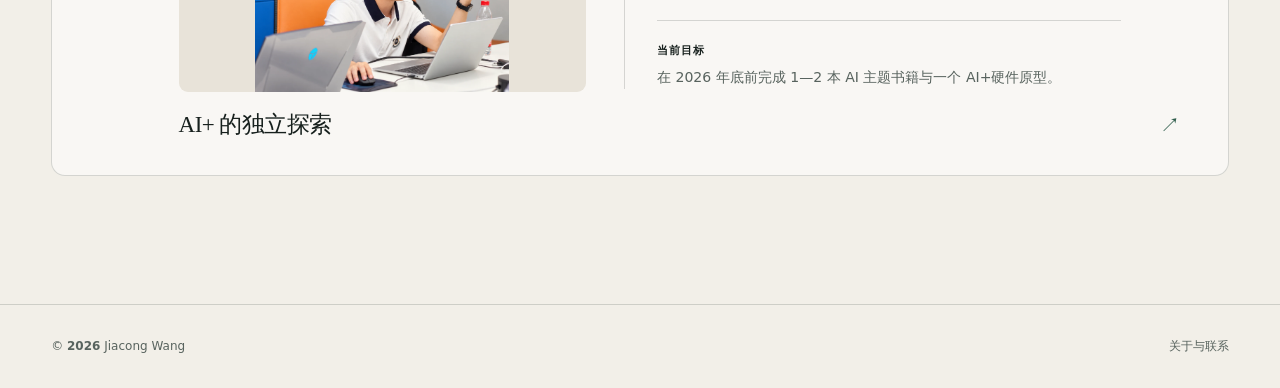
<file: works/index.html>
<!doctype html>
<html lang="zh-CN" data-theme="paper">
<head>
  <meta charset="utf-8">
  <meta name="viewport" content="width=device-width, initial-scale=1">
  <meta name="description" content="王佳聪的作品档案：科研仪器、华为终端 AI 与大模型工程、旅行写作，以及正在推进的 AI+ 探索。" data-description-zh="王佳聪的作品档案：科研仪器、华为终端 AI 与大模型工程、旅行写作，以及正在推进的 AI+ 探索。" data-description-en="Jiacong Wang’s selected work: research instruments, Huawei on-device AI and large-model engineering, travel writing, and ongoing AI+ exploration.">
  <meta name="color-scheme" content="light dark">
  <title>作品档案｜王佳聪 Jiacong Wang</title>
  <link rel="icon" type="image/svg+xml" href="../assets/favicon.svg">
  <link rel="stylesheet" href="../assets/styles.css?v=2.7.3">
  <link rel="stylesheet" href="../assets/project.css?v=2.7.5">
  <script src="../assets/site.js?v=2.7.4" defer></script>
</head>
<body class="project-page works-index-page page-v26" data-title-zh="作品档案｜王佳聪 Jiacong Wang" data-title-en="Selected Work | Jiacong Wang">
  <a class="skip" href="#main">跳到正文</a>
  <header class="header" data-header>
    <a class="brand" href="../index.html"><b>J</b><span>Jiacong Wang</span></a>
    <nav aria-label="主导航" data-aria-zh="主导航" data-aria-en="Main navigation">
      <a href="../index.html" data-zh="首页" data-en="Home">首页</a>
      <a class="current-nav" href="index.html" data-zh="作品" data-en="Work">作品</a>
      <a href="../journey/index.html" data-zh="经历" data-en="Journey">经历</a>
      <a href="../ideas/index.html" data-zh="思考" data-en="Ideas">思考</a>
      <a href="../now/index.html" data-zh="此刻" data-en="Now">此刻</a>
      <a href="../about/index.html" data-zh="关于" data-en="About">关于</a>
    </nav>
    <div class="header-actions"><button class="lang" data-lang aria-label="切换为英文">EN</button><button class="theme" data-theme-toggle aria-label="切换深色模式"><svg viewBox="0 0 24 24" aria-hidden="true"><circle cx="12" cy="12" r="4"/><path d="M12 2v3m0 14v3M2 12h3m14 0h3M5 5l2 2m10 10 2 2m0-14-2 2M7 17l-2 2"/></svg></button></div>
  </header>

  <main id="main">
    <div class="v26-main">
      <section class="content-hero shell v26-page-hero single-column-hero"><div><p class="kicker">SELECTED WORK · 2019—2026</p><h1 data-zh="作品档案" data-en="Selected work">作品档案</h1><p data-zh="覆盖科研仪器研制、终端产品商用、大模型工程实践和旅行写作等人生成果" data-en="Work from different chapters of my life, spanning research instrument development, commercial consumer products, large-model engineering, and travel writing.">覆盖科研仪器研制、终端产品商用、大模型工程实践和旅行写作等人生成果</p></div></section>
      <section class="archive-section shell" aria-label="作品列表" data-aria-zh="作品列表" data-aria-en="Work list"><div class="archive-list">
        <a class="archive-row" href="research.html"><small>01</small><figure><img src="../assets/media/research-system-v25.webp" alt="海洋浮游植物智能分析仪系统" data-alt-zh="海洋浮游植物智能分析仪系统" data-alt-en="FluoSieve instrument and analytics interfaces on a phone, tablet, and computer"><figcaption data-zh="走航式海洋浮游植物流式成像智能分析仪系统" data-en="Underway phytoplankton flow-imaging system">走航式海洋浮游植物流式成像智能分析仪系统</figcaption></figure><div class="archive-summary"><p><b data-zh="我的角色" data-en="ROLE">我的角色</b><span data-zh="算法与系统研发主力，覆盖采集控制、数据集、视觉算法与嵌入式集成。" data-en="Core algorithm and system contributor across acquisition control, datasets, vision models, and embedded integration.">算法与系统研发主力，覆盖采集控制、数据集、视觉算法与嵌入式集成。</span></p><p><b data-zh="代表结果" data-en="OUTCOME">代表结果</b><span data-zh="32 类、40万+图像；OCEANS 2022 论文；发明专利申请；系统随科考船开展作业。" data-en="32 classes and 400K+ images; OCEANS 2022 paper; patent application; deployed aboard a research vessel.">32 类、40万+图像；OCEANS 2022 论文；发明专利申请；系统随科考船开展作业。</span></p></div><span class="archive-arrow">↗</span></a>
        <a class="archive-row" href="huawei.html"><small>02</small><figure><img src="../assets/media/huawei-device-cloudmatrix-v25.webp" alt="华为终端产品与 CloudMatrix 384" data-alt-zh="华为终端产品与 CloudMatrix 384" data-alt-en="Huawei smart displays, wearable devices, and CloudMatrix 384"><figcaption data-zh="从终端 AI 商用到大模型 AI Infra" data-en="From commercial on-device AI to large-model infrastructure">从终端 AI 商用到大模型 AI Infra</figcaption></figure><div class="archive-summary"><p><b data-zh="我的角色" data-en="ROLE">我的角色</b><span data-zh="华为 AI 算法工程师，参与终端产品算法商用与 DeepSeek × 昇腾 NPU 性能优化。" data-en="Huawei AI algorithm engineer working on product deployment and DeepSeek × Ascend NPU optimization.">华为 AI 算法工程师，参与终端产品算法商用与 DeepSeek × 昇腾 NPU 性能优化。</span></p><p><b data-zh="代表结果" data-en="OUTCOME">代表结果</b><span data-zh="算法进入智慧屏、Watch、手环等产品；参与 CloudMatrix 384 推理优化，相关成果在 HDC 2025 展示。" data-en="Algorithms shipped across Huawei displays and wearables; contributed to CloudMatrix 384 inference optimization showcased at HDC 2025.">算法进入智慧屏、Watch、手环等产品；参与 CloudMatrix 384 推理优化，相关成果在 HDC 2025 展示。</span></p></div><span class="archive-arrow">↗</span></a>
        <a class="archive-row" href="tibet.html"><small>03</small><figure><img src="../assets/media/tibet-book-physical-v26.webp" alt="《西藏，不止在照片里》实体书" data-alt-zh="《西藏，不止在照片里》实体书" data-alt-en="The physical book Tibet, Beyond the Photographs"><figcaption data-zh="《西藏，不止在照片里》" data-en="Tibet, Beyond the Photographs">《西藏，不止在照片里》</figcaption></figure><div class="archive-summary"><p><b data-zh="我的角色" data-en="ROLE">我的角色</b><span data-zh="作者、摄影与全书编排；把一次旅程组织成完整叙事。" data-en="Author, photographer, and editor, shaping a journey into a complete narrative.">作者、摄影与全书编排；把一次旅程组织成完整叙事。</span></p><p><b data-zh="代表结果" data-en="OUTCOME">代表结果</b><span data-zh="9 个章节、158 页、约 5 万字，完成实体成书与网页阅读版。" data-en="Nine chapters, 158 pages, about 50,000 Chinese characters, published as a physical book and web reading edition.">9 个章节、158 页、约 5 万字，完成实体成书与网页阅读版。</span></p></div><span class="archive-arrow">↗</span></a>
        <a class="archive-row" href="../now/index.html"><small>04</small><figure><img src="../assets/media/ai-education-workshop-v25.webp" alt="王佳聪讨论 AI 教育与产品方向" data-alt-zh="王佳聪讨论 AI 教育与产品方向" data-alt-en="Jiacong Wang discussing AI education and product ideas at a meeting"><figcaption data-zh="AI+ 的独立探索" data-en="Independent AI+ exploration">AI+ 的独立探索</figcaption></figure><div class="archive-summary"><p><b data-zh="我的角色" data-en="ROLE">我的角色</b><span data-zh="独立创作者与产品实践者，自己提出问题、组织知识、完成原型。" data-en="Independent creator and product builder defining questions, organizing knowledge, and shipping prototypes.">独立创作者与产品实践者，自己提出问题、组织知识、完成原型。</span></p><p><b data-zh="当前目标" data-en="CURRENT TARGET">当前目标</b><span data-zh="在 2026 年底前完成 1—2 本 AI 主题书籍与一个 AI+硬件原型。" data-en="Complete one or two AI books and one AI-plus-hardware prototype by the end of 2026.">在 2026 年底前完成 1—2 本 AI 主题书籍与一个 AI+硬件原型。</span></p></div><span class="archive-arrow">↗</span></a>
      </div></section>
    </div>
    
  </main>

  <footer class="project-footer"><span>© <b data-year></b> Jiacong Wang</span><a href="../about/index.html" data-zh="关于与联系" data-en="About & contact">关于与联系</a></footer>
</body>
</html>
</file>
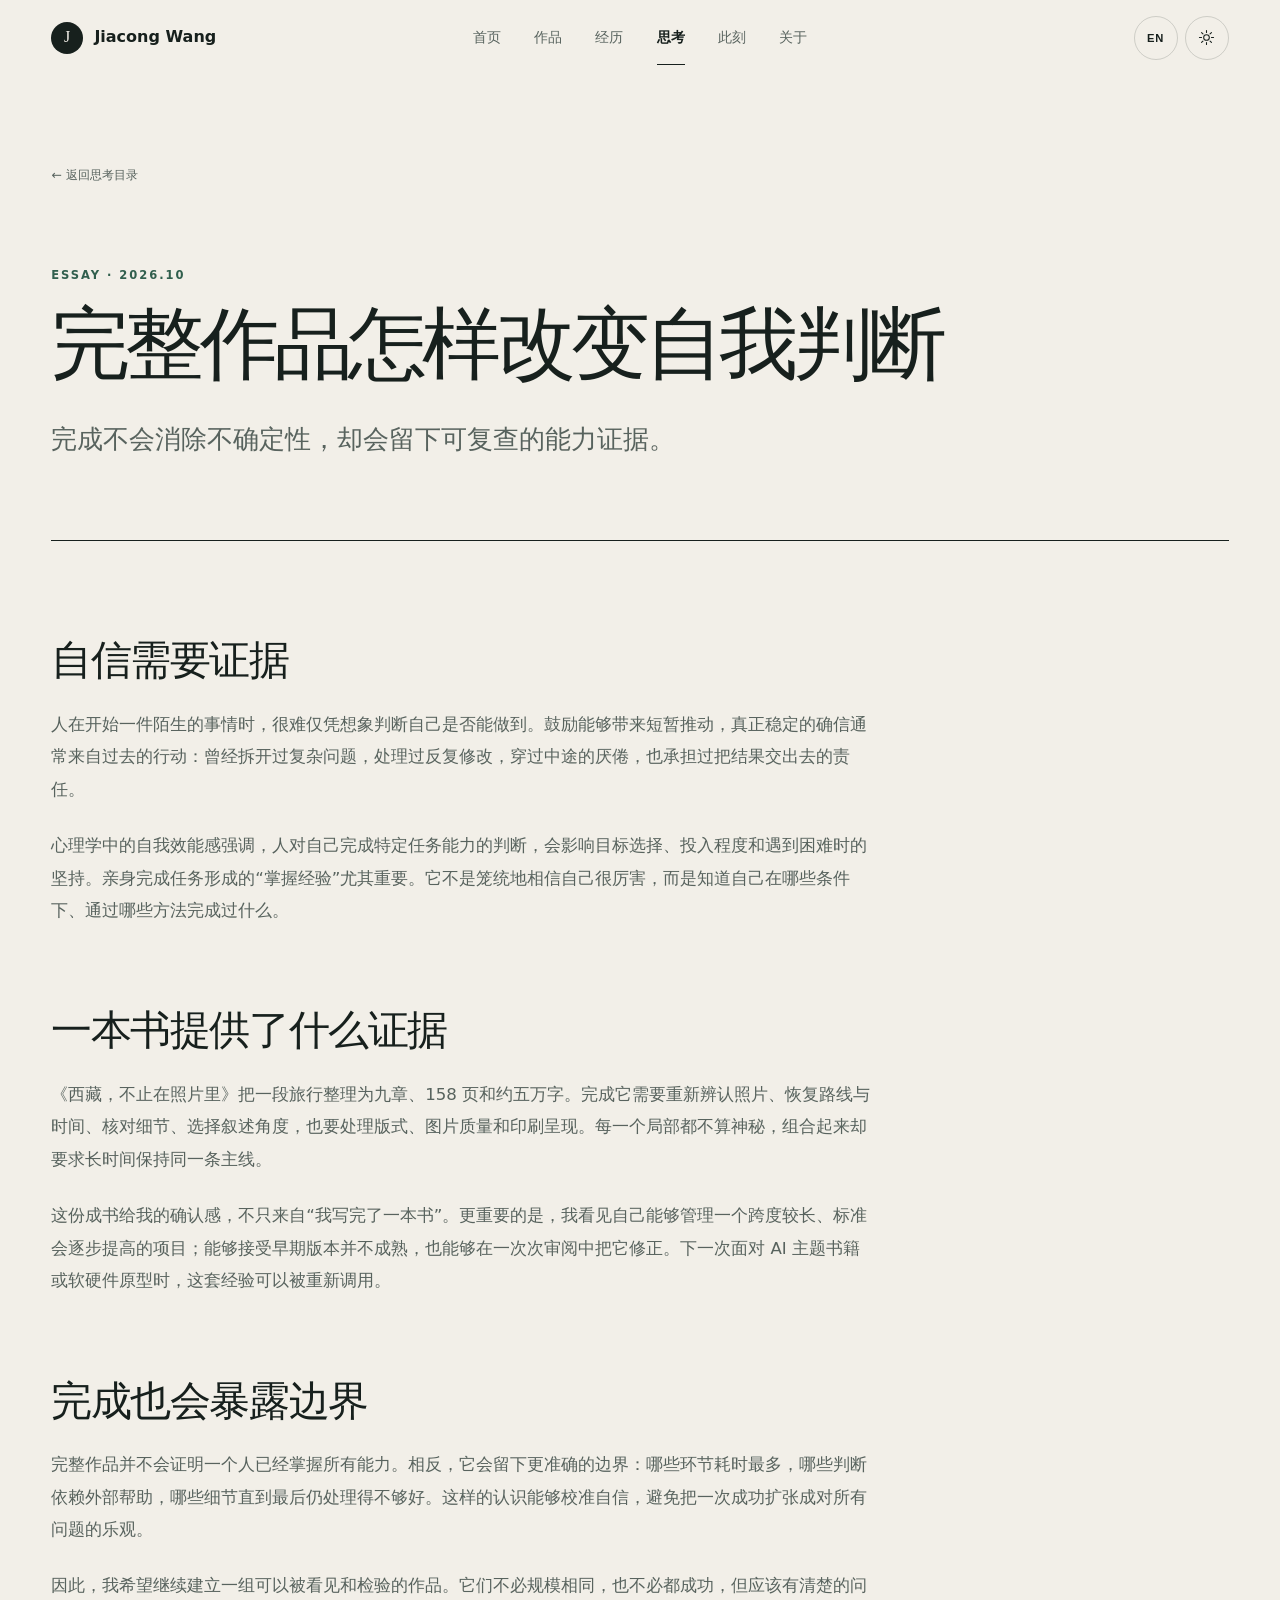
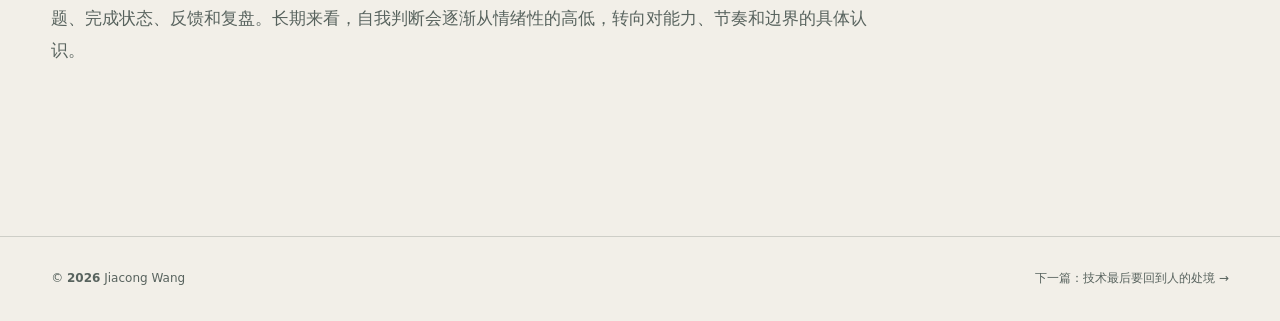
<file: ideas/completion-and-confidence.html>
<!doctype html>
<html lang="zh-CN" data-theme="paper"><head><meta charset="utf-8"><meta name="viewport" content="width=device-width,initial-scale=1"><meta name="description" content="王佳聪关于完整作品、自我效能与长期创造的阶段性思考。" data-description-zh="王佳聪关于完整作品、自我效能与长期创造的阶段性思考。" data-description-en="Jiacong Wang’s current reflections on finished work, self-efficacy, and sustained creation."><meta name="color-scheme" content="light dark"><title>完整作品怎样改变自我判断｜王佳聪</title><link rel="icon" type="image/svg+xml" href="../assets/favicon.svg"><link rel="stylesheet" href="../assets/styles.css?v=2.7.3"><link rel="stylesheet" href="../assets/project.css?v=2.7.5"><script src="../assets/site.js?v=2.7.4" defer></script></head>
<body class="project-page idea-article-page" data-title-zh="完整作品怎样改变自我判断｜王佳聪" data-title-en="Finished Work and Self-Assessment — Jiacong Wang"><a class="skip" href="#main">跳到正文</a>
<header class="header" data-header><a class="brand" href="../index.html"><b>J</b><span>Jiacong Wang</span></a><nav aria-label="主导航" data-aria-zh="主导航" data-aria-en="Main navigation"><a href="../index.html" data-zh="首页" data-en="Home">首页</a><a href="../works/index.html" data-zh="作品" data-en="Work">作品</a><a href="../journey/index.html" data-zh="经历" data-en="Journey">经历</a><a class="current-nav" href="index.html" data-zh="思考" data-en="Ideas">思考</a><a href="../now/index.html" data-zh="此刻" data-en="Now">此刻</a><a href="../about/index.html" data-zh="关于" data-en="About">关于</a></nav><div class="header-actions"><button class="lang" data-lang aria-label="切换为英文">EN</button><button class="theme" data-theme-toggle aria-label="切换深色模式"><svg viewBox="0 0 24 24" aria-hidden="true"><circle cx="12" cy="12" r="4"/><path d="M12 2v3m0 14v3M2 12h3m14 0h3M5 5l2 2m10 10 2 2m0-14-2 2M7 17l-2 2"/></svg></button></div></header>
<main id="main" class="article-shell shell"><header class="article-hero"><a class="article-back" href="index.html" data-zh="← 返回思考目录" data-en="← Back to ideas">← 返回思考目录</a><p class="kicker">ESSAY · 2026.10</p><h1 data-zh="完整作品怎样改变自我判断" data-en="How finished work changes self-assessment">完整作品怎样改变自我判断</h1><p class="article-deck" data-zh="完成不会消除不确定性，却会留下可复查的能力证据。" data-en="Completion does not remove uncertainty, but it leaves inspectable evidence of capability.">完成不会消除不确定性，却会留下可复查的能力证据。</p></header>
<div class="article-layout article-layout-single"><article class="article-body">
  <h2 data-zh="自信需要证据" data-en="Confidence needs evidence">自信需要证据</h2><p data-zh="人在开始一件陌生的事情时，很难仅凭想象判断自己是否能做到。鼓励能够带来短暂推动，真正稳定的确信通常来自过去的行动：曾经拆开过复杂问题，处理过反复修改，穿过中途的厌倦，也承担过把结果交出去的责任。" data-en="When beginning unfamiliar work, imagination alone cannot prove capability. Encouragement may help briefly, but durable confidence usually comes from prior action: decomposing complexity, enduring revision, crossing periods of fatigue, and taking responsibility for delivery.">人在开始一件陌生的事情时，很难仅凭想象判断自己是否能做到。鼓励能够带来短暂推动，真正稳定的确信通常来自过去的行动：曾经拆开过复杂问题，处理过反复修改，穿过中途的厌倦，也承担过把结果交出去的责任。</p>
  <p data-zh="心理学中的自我效能感强调，人对自己完成特定任务能力的判断，会影响目标选择、投入程度和遇到困难时的坚持。亲身完成任务形成的“掌握经验”尤其重要。它不是笼统地相信自己很厉害，而是知道自己在哪些条件下、通过哪些方法完成过什么。" data-en="Work on self-efficacy emphasizes that beliefs about one's capacity for a specific task influence choices, effort, and persistence. Mastery experience is especially important. It is not a vague belief in being talented, but knowledge of what one has completed, under which conditions, and through which methods.">心理学中的自我效能感强调，人对自己完成特定任务能力的判断，会影响目标选择、投入程度和遇到困难时的坚持。亲身完成任务形成的“掌握经验”尤其重要。它不是笼统地相信自己很厉害，而是知道自己在哪些条件下、通过哪些方法完成过什么。</p>
  <h2 data-zh="一本书提供了什么证据" data-en="What evidence a finished book provides">一本书提供了什么证据</h2><p data-zh="《西藏，不止在照片里》把一段旅行整理为九章、158 页和约五万字。完成它需要重新辨认照片、恢复路线与时间、核对细节、选择叙述角度，也要处理版式、图片质量和印刷呈现。每一个局部都不算神秘，组合起来却要求长时间保持同一条主线。" data-en="Tibet, Beyond the Photographs shaped one journey into nine chapters, 158 pages, and roughly 50,000 Chinese characters. It required reviewing photographs, reconstructing the route and timeline, checking details, choosing a narrative perspective, and handling layout, image quality, and print. No individual task was mysterious, but together they demanded sustained focus on one project.">《西藏，不止在照片里》把一段旅行整理为九章、158 页和约五万字。完成它需要重新辨认照片、恢复路线与时间、核对细节、选择叙述角度，也要处理版式、图片质量和印刷呈现。每一个局部都不算神秘，组合起来却要求长时间保持同一条主线。</p>
  <p data-zh="这份成书给我的确认感，不只来自“我写完了一本书”。更重要的是，我看见自己能够管理一个跨度较长、标准会逐步提高的项目；能够接受早期版本并不成熟，也能够在一次次审阅中把它修正。下一次面对 AI 主题书籍或软硬件原型时，这套经验可以被重新调用。" data-en="The confidence did not come only from saying I wrote a book. It came from seeing that I could manage a long project whose standards rose over time, accept an immature early version, and improve it through repeated review. That experience can be reused for future AI books and hardware-software prototypes.">这份成书给我的确认感，不只来自“我写完了一本书”。更重要的是，我看见自己能够管理一个跨度较长、标准会逐步提高的项目；能够接受早期版本并不成熟，也能够在一次次审阅中把它修正。下一次面对 AI 主题书籍或软硬件原型时，这套经验可以被重新调用。</p>
  <h2 data-zh="完成也会暴露边界" data-en="Completion also reveals limits">完成也会暴露边界</h2><p data-zh="完整作品并不会证明一个人已经掌握所有能力。相反，它会留下更准确的边界：哪些环节耗时最多，哪些判断依赖外部帮助，哪些细节直到最后仍处理得不够好。这样的认识能够校准自信，避免把一次成功扩张成对所有问题的乐观。" data-en="A finished work does not prove mastery of everything. It reveals more accurate limits: which parts consumed the most time, where outside help was necessary, and which details remained weak. This calibrates confidence rather than turning one success into optimism about every problem.">完整作品并不会证明一个人已经掌握所有能力。相反，它会留下更准确的边界：哪些环节耗时最多，哪些判断依赖外部帮助，哪些细节直到最后仍处理得不够好。这样的认识能够校准自信，避免把一次成功扩张成对所有问题的乐观。</p>
  <p data-zh="因此，我希望继续建立一组可以被看见和检验的作品。它们不必规模相同，也不必都成功，但应该有清楚的问题、完成状态、反馈和复盘。长期来看，自我判断会逐渐从情绪性的高低，转向对能力、节奏和边界的具体认识。" data-en="I therefore want to build a body of visible, testable work. The projects need not share a scale or all succeed, but each should have a clear problem, completion status, feedback, and review. Over time, self-assessment can move beyond emotional highs and lows toward a concrete understanding of capability, pace, and limits.">因此，我希望继续建立一组可以被看见和检验的作品。它们不必规模相同，也不必都成功，但应该有清楚的问题、完成状态、反馈和复盘。长期来看，自我判断会逐渐从情绪性的高低，转向对能力、节奏和边界的具体认识。</p>
</article></div>
</main><footer class="project-footer"><span>© <b data-year></b> Jiacong Wang</span><a href="human-centered-technology.html" data-zh="下一篇：技术最后要回到人的处境 →" data-en="Next: Technology must address people’s circumstances →">下一篇：技术最后要回到人的处境 →</a></footer></body></html>
</file>
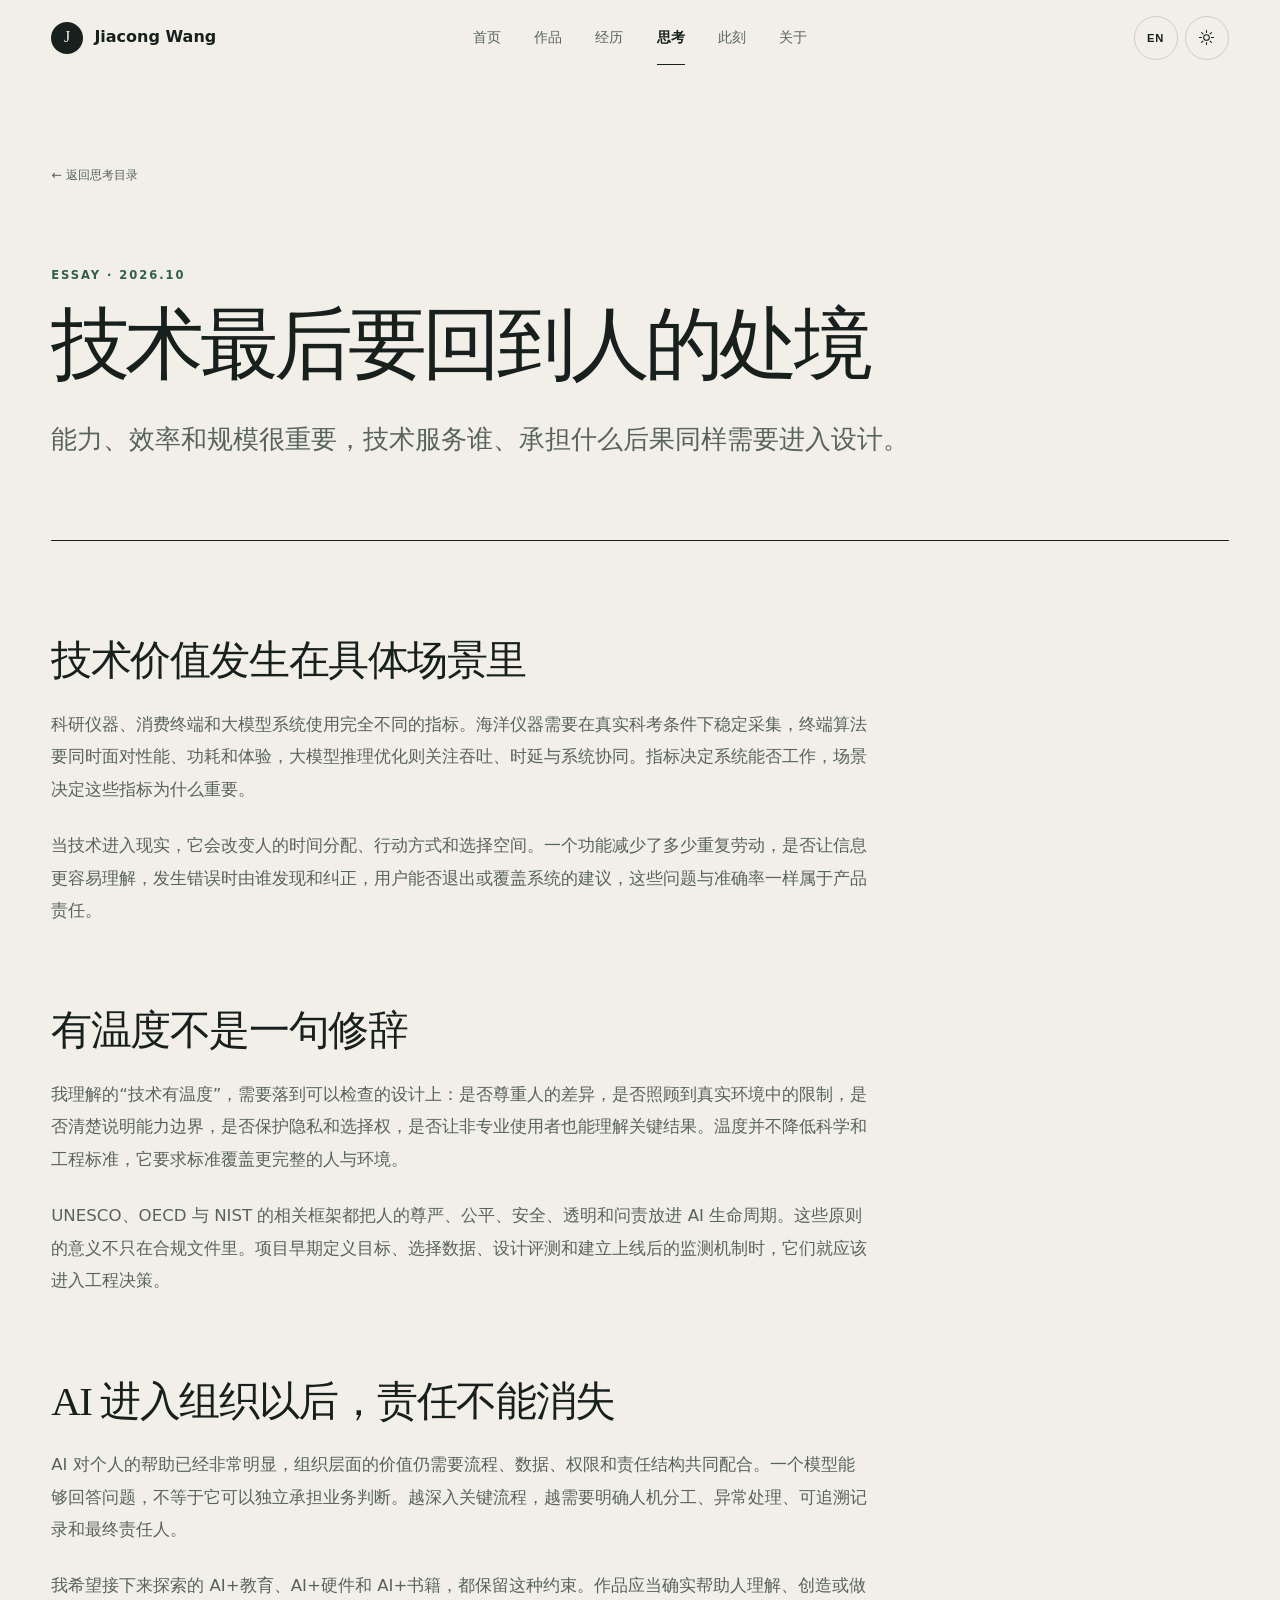
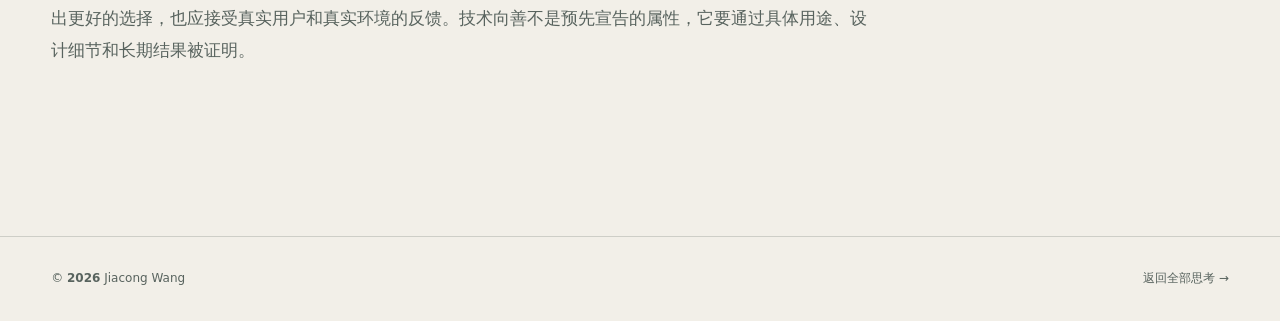
<file: ideas/human-centered-technology.html>
<!doctype html>
<html lang="zh-CN" data-theme="paper"><head><meta charset="utf-8"><meta name="viewport" content="width=device-width,initial-scale=1"><meta name="description" content="王佳聪关于技术向善、人的处境与负责任 AI 的阶段性思考。" data-description-zh="王佳聪关于技术向善、人的处境与负责任 AI 的阶段性思考。" data-description-en="Jiacong Wang’s current reflections on technology for good, people’s circumstances, and responsible AI."><meta name="color-scheme" content="light dark"><title>技术最后要回到人的处境｜王佳聪</title><link rel="icon" type="image/svg+xml" href="../assets/favicon.svg"><link rel="stylesheet" href="../assets/styles.css?v=2.7.3"><link rel="stylesheet" href="../assets/project.css?v=2.7.5"><script src="../assets/site.js?v=2.7.4" defer></script></head>
<body class="project-page idea-article-page" data-title-zh="技术最后要回到人的处境｜王佳聪" data-title-en="Human-Centered Technology — Jiacong Wang"><a class="skip" href="#main">跳到正文</a>
<header class="header" data-header><a class="brand" href="../index.html"><b>J</b><span>Jiacong Wang</span></a><nav aria-label="主导航" data-aria-zh="主导航" data-aria-en="Main navigation"><a href="../index.html" data-zh="首页" data-en="Home">首页</a><a href="../works/index.html" data-zh="作品" data-en="Work">作品</a><a href="../journey/index.html" data-zh="经历" data-en="Journey">经历</a><a class="current-nav" href="index.html" data-zh="思考" data-en="Ideas">思考</a><a href="../now/index.html" data-zh="此刻" data-en="Now">此刻</a><a href="../about/index.html" data-zh="关于" data-en="About">关于</a></nav><div class="header-actions"><button class="lang" data-lang aria-label="切换为英文">EN</button><button class="theme" data-theme-toggle aria-label="切换深色模式"><svg viewBox="0 0 24 24" aria-hidden="true"><circle cx="12" cy="12" r="4"/><path d="M12 2v3m0 14v3M2 12h3m14 0h3M5 5l2 2m10 10 2 2m0-14-2 2M7 17l-2 2"/></svg></button></div></header>
<main id="main" class="article-shell shell"><header class="article-hero"><a class="article-back" href="index.html" data-zh="← 返回思考目录" data-en="← Back to ideas">← 返回思考目录</a><p class="kicker">ESSAY · 2026.10</p><h1 data-zh="技术最后要回到人的处境" data-en="Technology must address people’s circumstances">技术最后要回到人的处境</h1><p class="article-deck" data-zh="能力、效率和规模很重要，技术服务谁、承担什么后果同样需要进入设计。" data-en="Capability, efficiency, and scale matter. Who a technology serves and what consequences it carries also need to shape its design.">能力、效率和规模很重要，技术服务谁、承担什么后果同样需要进入设计。</p></header>
<div class="article-layout article-layout-single"><article class="article-body">
  <h2 data-zh="技术价值发生在具体场景里" data-en="Technical value appears in a specific context">技术价值发生在具体场景里</h2><p data-zh="科研仪器、消费终端和大模型系统使用完全不同的指标。海洋仪器需要在真实科考条件下稳定采集，终端算法要同时面对性能、功耗和体验，大模型推理优化则关注吞吐、时延与系统协同。指标决定系统能否工作，场景决定这些指标为什么重要。" data-en="Research instruments, consumer devices, and large-model systems use different metrics. Field instruments require stable acquisition, on-device algorithms balance performance, power, and experience, while inference systems focus on throughput, latency, and coordination. Metrics determine whether a system works; context explains why they matter.">科研仪器、消费终端和大模型系统使用完全不同的指标。海洋仪器需要在真实科考条件下稳定采集，终端算法要同时面对性能、功耗和体验，大模型推理优化则关注吞吐、时延与系统协同。指标决定系统能否工作，场景决定这些指标为什么重要。</p>
  <p data-zh="当技术进入现实，它会改变人的时间分配、行动方式和选择空间。一个功能减少了多少重复劳动，是否让信息更容易理解，发生错误时由谁发现和纠正，用户能否退出或覆盖系统的建议，这些问题与准确率一样属于产品责任。" data-en="When technology enters everyday life, it changes how people spend their time, act, and choose. How much repetitive work a feature removes, whether information becomes easier to understand, who detects and corrects errors, and whether users can opt out or override the system’s recommendations are product responsibilities, just like accuracy.">当技术进入现实，它会改变人的时间分配、行动方式和选择空间。一个功能减少了多少重复劳动，是否让信息更容易理解，发生错误时由谁发现和纠正，用户能否退出或覆盖系统的建议，这些问题与准确率一样属于产品责任。</p>
  <h2 data-zh="有温度不是一句修辞" data-en="Warmth must be operational">有温度不是一句修辞</h2><p data-zh="我理解的“技术有温度”，需要落到可以检查的设计上：是否尊重人的差异，是否照顾到真实环境中的限制，是否清楚说明能力边界，是否保护隐私和选择权，是否让非专业使用者也能理解关键结果。温度并不降低科学和工程标准，它要求标准覆盖更完整的人与环境。" data-en="To me, technology attentive to people requires verifiable design choices: respecting differences, accounting for constraints in real environments, explaining capability limits, protecting privacy and choice, and making key results understandable to non-specialists. This does not lower scientific or engineering standards; it asks them to account more fully for people and their environments.">我理解的“技术有温度”，需要落到可以检查的设计上：是否尊重人的差异，是否照顾到真实环境中的限制，是否清楚说明能力边界，是否保护隐私和选择权，是否让非专业使用者也能理解关键结果。温度并不降低科学和工程标准，它要求标准覆盖更完整的人与环境。</p>
  <p data-zh="UNESCO、OECD 与 NIST 的相关框架都把人的尊严、公平、安全、透明和问责放进 AI 生命周期。这些原则的意义不只在合规文件里。项目早期定义目标、选择数据、设计评测和建立上线后的监测机制时，它们就应该进入工程决策。" data-en="Frameworks from UNESCO, OECD, and NIST place dignity, fairness, safety, transparency, and accountability across the AI lifecycle. Their value is not limited to compliance documents; they belong in goal definition, data choices, evaluation, and post-deployment monitoring.">UNESCO、OECD 与 NIST 的相关框架都把人的尊严、公平、安全、透明和问责放进 AI 生命周期。这些原则的意义不只在合规文件里。项目早期定义目标、选择数据、设计评测和建立上线后的监测机制时，它们就应该进入工程决策。</p>
  <h2 data-zh="AI 进入组织以后，责任不能消失" data-en="Responsibility cannot disappear when AI enters organizations">AI 进入组织以后，责任不能消失</h2><p data-zh="AI 对个人的帮助已经非常明显，组织层面的价值仍需要流程、数据、权限和责任结构共同配合。一个模型能够回答问题，不等于它可以独立承担业务判断。越深入关键流程，越需要明确人机分工、异常处理、可追溯记录和最终责任人。" data-en="AI already helps individuals in obvious ways, but organizational value requires alignment across workflow, data, authority, and accountability. A model that can answer questions cannot automatically assume business judgment. Deeper integration requires clear roles, exception handling, traceability, and final responsibility.">AI 对个人的帮助已经非常明显，组织层面的价值仍需要流程、数据、权限和责任结构共同配合。一个模型能够回答问题，不等于它可以独立承担业务判断。越深入关键流程，越需要明确人机分工、异常处理、可追溯记录和最终责任人。</p>
  <p data-zh="我希望接下来探索的 AI+教育、AI+硬件和 AI+书籍，都保留这种约束。作品应当确实帮助人理解、创造或做出更好的选择，也应接受真实用户和真实环境的反馈。技术向善不是预先宣告的属性，它要通过具体用途、设计细节和长期结果被证明。" data-en="I want future work in AI education, hardware, and books to keep this discipline. A work should genuinely help people understand, create, or choose better, and it should face feedback from real users and environments. Technology for good is not a declared property; it must be demonstrated through use, design, and long-term outcomes.">我希望接下来探索的 AI+教育、AI+硬件和 AI+书籍，都保留这种约束。作品应当确实帮助人理解、创造或做出更好的选择，也应接受真实用户和真实环境的反馈。技术向善不是预先宣告的属性，它要通过具体用途、设计细节和长期结果被证明。</p>
</article></div>
</main><footer class="project-footer"><span>© <b data-year></b> Jiacong Wang</span><a href="index.html" data-zh="返回全部思考 →" data-en="Back to all ideas →">返回全部思考 →</a></footer></body></html>
</file>
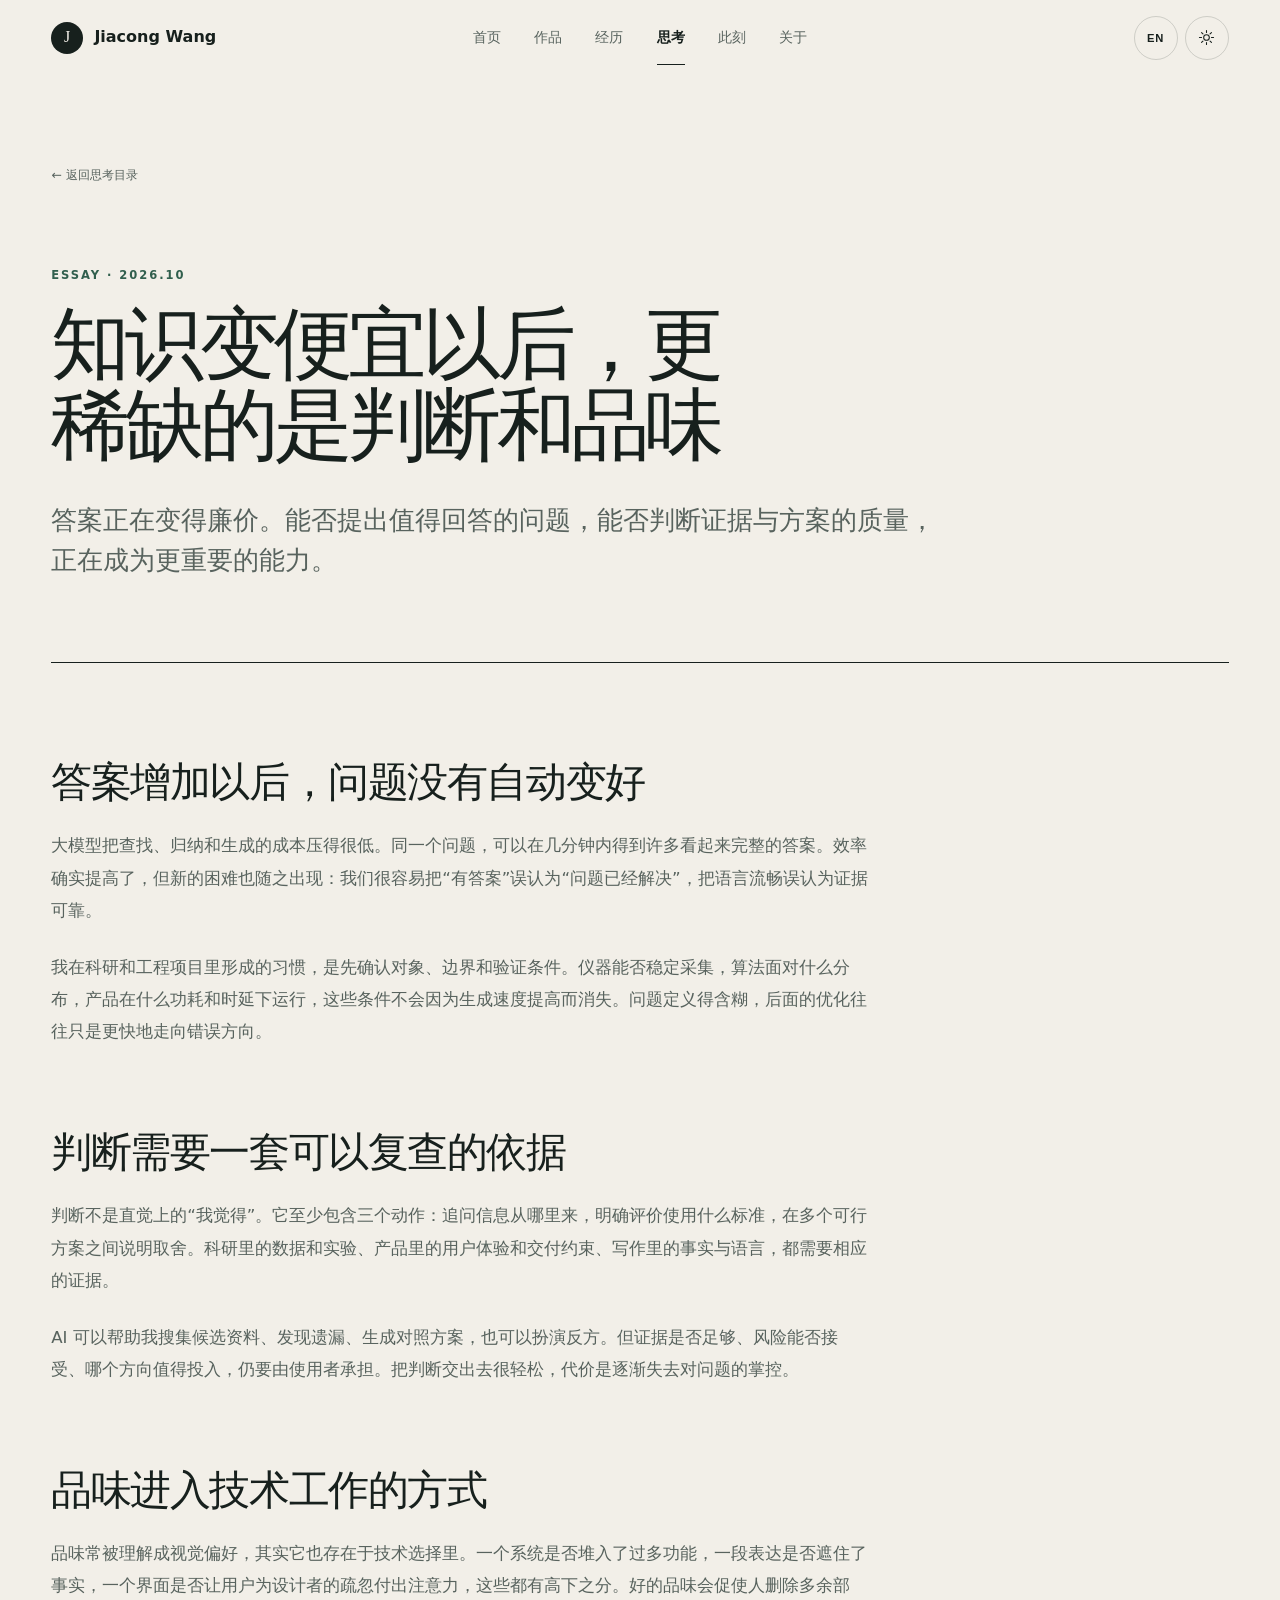
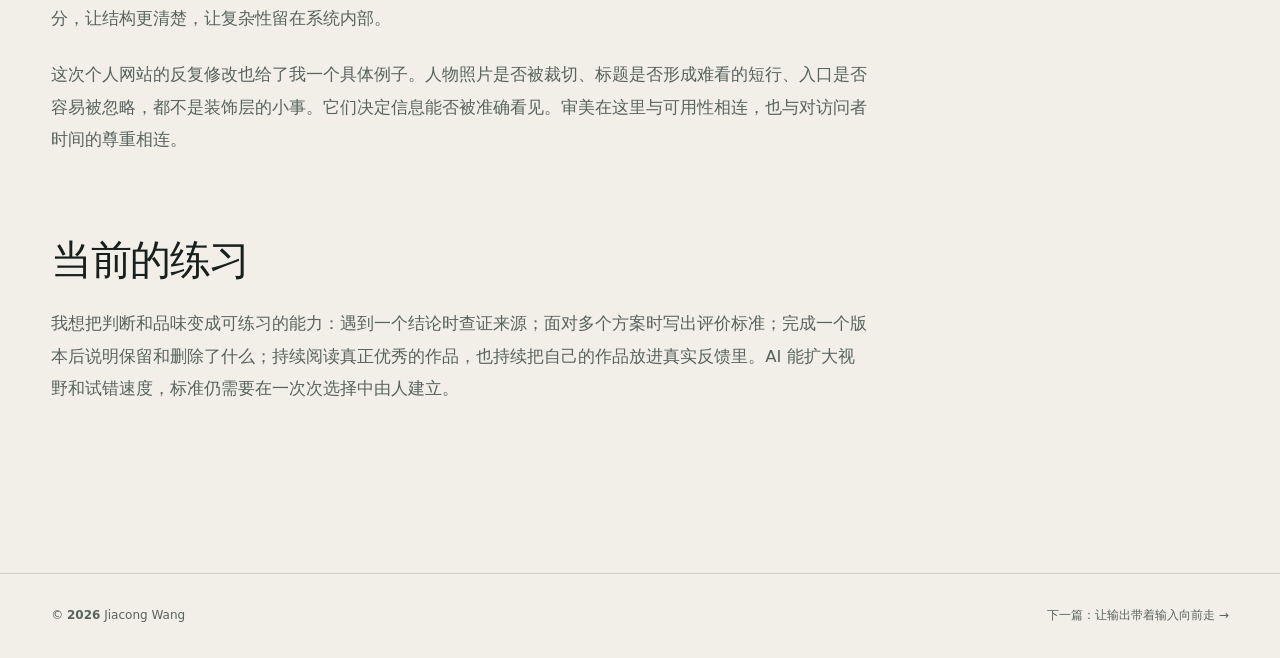
<file: ideas/judgment-and-taste.html>
<!doctype html>
<html lang="zh-CN" data-theme="paper"><head><meta charset="utf-8"><meta name="viewport" content="width=device-width,initial-scale=1"><meta name="description" content="王佳聪关于 AI 时代判断与品味的阶段性思考。" data-description-zh="王佳聪关于 AI 时代判断与品味的阶段性思考。" data-description-en="Jiacong Wang’s current reflections on judgment and taste in the age of AI."><meta name="color-scheme" content="light dark"><title>知识变便宜以后，更稀缺的是判断和品味｜王佳聪</title><link rel="icon" type="image/svg+xml" href="../assets/favicon.svg"><link rel="stylesheet" href="../assets/styles.css?v=2.7.3"><link rel="stylesheet" href="../assets/project.css?v=2.7.5"><script src="../assets/site.js?v=2.7.4" defer></script></head>
<body class="project-page idea-article-page" data-title-zh="知识变便宜以后，更稀缺的是判断和品味｜王佳聪" data-title-en="Judgment and Taste — Jiacong Wang"><a class="skip" href="#main">跳到正文</a>
<header class="header" data-header><a class="brand" href="../index.html"><b>J</b><span>Jiacong Wang</span></a><nav aria-label="主导航" data-aria-zh="主导航" data-aria-en="Main navigation"><a href="../index.html" data-zh="首页" data-en="Home">首页</a><a href="../works/index.html" data-zh="作品" data-en="Work">作品</a><a href="../journey/index.html" data-zh="经历" data-en="Journey">经历</a><a class="current-nav" href="index.html" data-zh="思考" data-en="Ideas">思考</a><a href="../now/index.html" data-zh="此刻" data-en="Now">此刻</a><a href="../about/index.html" data-zh="关于" data-en="About">关于</a></nav><div class="header-actions"><button class="lang" data-lang aria-label="切换为英文">EN</button><button class="theme" data-theme-toggle aria-label="切换深色模式"><svg viewBox="0 0 24 24" aria-hidden="true"><circle cx="12" cy="12" r="4"/><path d="M12 2v3m0 14v3M2 12h3m14 0h3M5 5l2 2m10 10 2 2m0-14-2 2M7 17l-2 2"/></svg></button></div></header>
<main id="main" class="article-shell shell">
  <header class="article-hero"><a class="article-back" href="index.html" data-zh="← 返回思考目录" data-en="← Back to ideas">← 返回思考目录</a><p class="kicker">ESSAY · 2026.10</p><h1 data-zh="知识变便宜以后，更稀缺的是判断和品味" data-en="As knowledge gets cheaper, judgment and taste become scarcer">知识变便宜以后，更稀缺的是判断和品味</h1><p class="article-deck" data-zh="答案正在变得廉价。能否提出值得回答的问题，能否判断证据与方案的质量，正在成为更重要的能力。" data-en="Answers are becoming cheap. The ability to frame worthwhile questions and judge the quality of evidence and solutions matters more.">答案正在变得廉价。能否提出值得回答的问题，能否判断证据与方案的质量，正在成为更重要的能力。</p></header>
  <div class="article-layout article-layout-single"><article class="article-body">
    <h2 data-zh="答案增加以后，问题没有自动变好" data-en="More answers do not automatically improve the question">答案增加以后，问题没有自动变好</h2>
    <p data-zh="大模型把查找、归纳和生成的成本压得很低。同一个问题，可以在几分钟内得到许多看起来完整的答案。效率确实提高了，但新的困难也随之出现：我们很容易把“有答案”误认为“问题已经解决”，把语言流畅误认为证据可靠。" data-en="Large models have sharply reduced the cost of search, synthesis, and generation. A question can receive many polished answers within minutes. Yet fluent language can be mistaken for reliable evidence, and the presence of an answer for the resolution of a problem.">大模型把查找、归纳和生成的成本压得很低。同一个问题，可以在几分钟内得到许多看起来完整的答案。效率确实提高了，但新的困难也随之出现：我们很容易把“有答案”误认为“问题已经解决”，把语言流畅误认为证据可靠。</p>
    <p data-zh="我在科研和工程项目里形成的习惯，是先确认对象、边界和验证条件。仪器能否稳定采集，算法面对什么分布，产品在什么功耗和时延下运行，这些条件不会因为生成速度提高而消失。问题定义得含糊，后面的优化往往只是更快地走向错误方向。" data-en="Research and engineering taught me to establish the object, boundary, and validation conditions first. Stable acquisition, data distribution, latency, and power constraints do not disappear because generation becomes faster. A vague problem often means moving faster in the wrong direction.">我在科研和工程项目里形成的习惯，是先确认对象、边界和验证条件。仪器能否稳定采集，算法面对什么分布，产品在什么功耗和时延下运行，这些条件不会因为生成速度提高而消失。问题定义得含糊，后面的优化往往只是更快地走向错误方向。</p>
    <h2 data-zh="判断需要一套可以复查的依据" data-en="Judgment needs a basis that can be inspected">判断需要一套可以复查的依据</h2>
    <p data-zh="判断不是直觉上的“我觉得”。它至少包含三个动作：追问信息从哪里来，明确评价使用什么标准，在多个可行方案之间说明取舍。科研里的数据和实验、产品里的用户体验和交付约束、写作里的事实与语言，都需要相应的证据。" data-en="Judgment is more than a feeling. It asks where information came from, defines the criteria for evaluation, and explains trade-offs among feasible options. Data, experiments, user experience, delivery constraints, facts, and language each require appropriate evidence.">判断不是直觉上的“我觉得”。它至少包含三个动作：追问信息从哪里来，明确评价使用什么标准，在多个可行方案之间说明取舍。科研里的数据和实验、产品里的用户体验和交付约束、写作里的事实与语言，都需要相应的证据。</p>
    <p data-zh="AI 可以帮助我搜集候选资料、发现遗漏、生成对照方案，也可以扮演反方。但证据是否足够、风险能否接受、哪个方向值得投入，仍要由使用者承担。把判断交出去很轻松，代价是逐渐失去对问题的掌控。" data-en="AI can help me collect candidate sources, find omissions, generate alternatives, and argue the opposing side. Users still bear responsibility for deciding whether evidence is sufficient, risks are acceptable, and a direction deserves investment. Delegating judgment is easy, but can gradually erode our control over the problem.">AI 可以帮助我搜集候选资料、发现遗漏、生成对照方案，也可以扮演反方。但证据是否足够、风险能否接受、哪个方向值得投入，仍要由使用者承担。把判断交出去很轻松，代价是逐渐失去对问题的掌控。</p>
    <h2 data-zh="品味进入技术工作的方式" data-en="How taste enters technical work">品味进入技术工作的方式</h2>
    <p data-zh="品味常被理解成视觉偏好，其实它也存在于技术选择里。一个系统是否堆入了过多功能，一段表达是否遮住了事实，一个界面是否让用户为设计者的疏忽付出注意力，这些都有高下之分。好的品味会促使人删除多余部分，让结构更清楚，让复杂性留在系统内部。" data-en="Taste is often reduced to visual preference, but it also shapes technical choices. Too many features, language that obscures facts, and interfaces that demand extra attention because of design oversights all affect quality. Good taste removes unnecessary elements, clarifies structure, and keeps complexity inside the system.">品味常被理解成视觉偏好，其实它也存在于技术选择里。一个系统是否堆入了过多功能，一段表达是否遮住了事实，一个界面是否让用户为设计者的疏忽付出注意力，这些都有高下之分。好的品味会促使人删除多余部分，让结构更清楚，让复杂性留在系统内部。</p>
    <p data-zh="这次个人网站的反复修改也给了我一个具体例子。人物照片是否被裁切、标题是否形成难看的短行、入口是否容易被忽略，都不是装饰层的小事。它们决定信息能否被准确看见。审美在这里与可用性相连，也与对访问者时间的尊重相连。" data-en="Iterating on this website offered a concrete example. Cropped portraits, awkward line breaks, and hidden entry points are not superficial details; they determine whether information can be seen accurately. Aesthetics connects to usability and respect for the visitor's time.">这次个人网站的反复修改也给了我一个具体例子。人物照片是否被裁切、标题是否形成难看的短行、入口是否容易被忽略，都不是装饰层的小事。它们决定信息能否被准确看见。审美在这里与可用性相连，也与对访问者时间的尊重相连。</p>
    <h2 data-zh="当前的练习" data-en="My current practice">当前的练习</h2>
    <p data-zh="我想把判断和品味变成可练习的能力：遇到一个结论时查证来源；面对多个方案时写出评价标准；完成一个版本后说明保留和删除了什么；持续阅读真正优秀的作品，也持续把自己的作品放进真实反馈里。AI 能扩大视野和试错速度，标准仍需要在一次次选择中由人建立。" data-en="I want to make judgment and taste trainable: verify sources, write evaluation criteria, explain what was kept or removed, study strong work, and expose my own work to real feedback. AI can widen the field and speed experimentation; people still build the standards through repeated choices.">我想把判断和品味变成可练习的能力：遇到一个结论时查证来源；面对多个方案时写出评价标准；完成一个版本后说明保留和删除了什么；持续阅读真正优秀的作品，也持续把自己的作品放进真实反馈里。AI 能扩大视野和试错速度，标准仍需要在一次次选择中由人建立。</p>
  </article></div>
</main><footer class="project-footer"><span>© <b data-year></b> Jiacong Wang</span><a href="output-driven-learning.html" data-zh="下一篇：让输出带着输入向前走 →" data-en="Next: Let output pull learning forward →">下一篇：让输出带着输入向前走 →</a></footer></body></html>
</file>
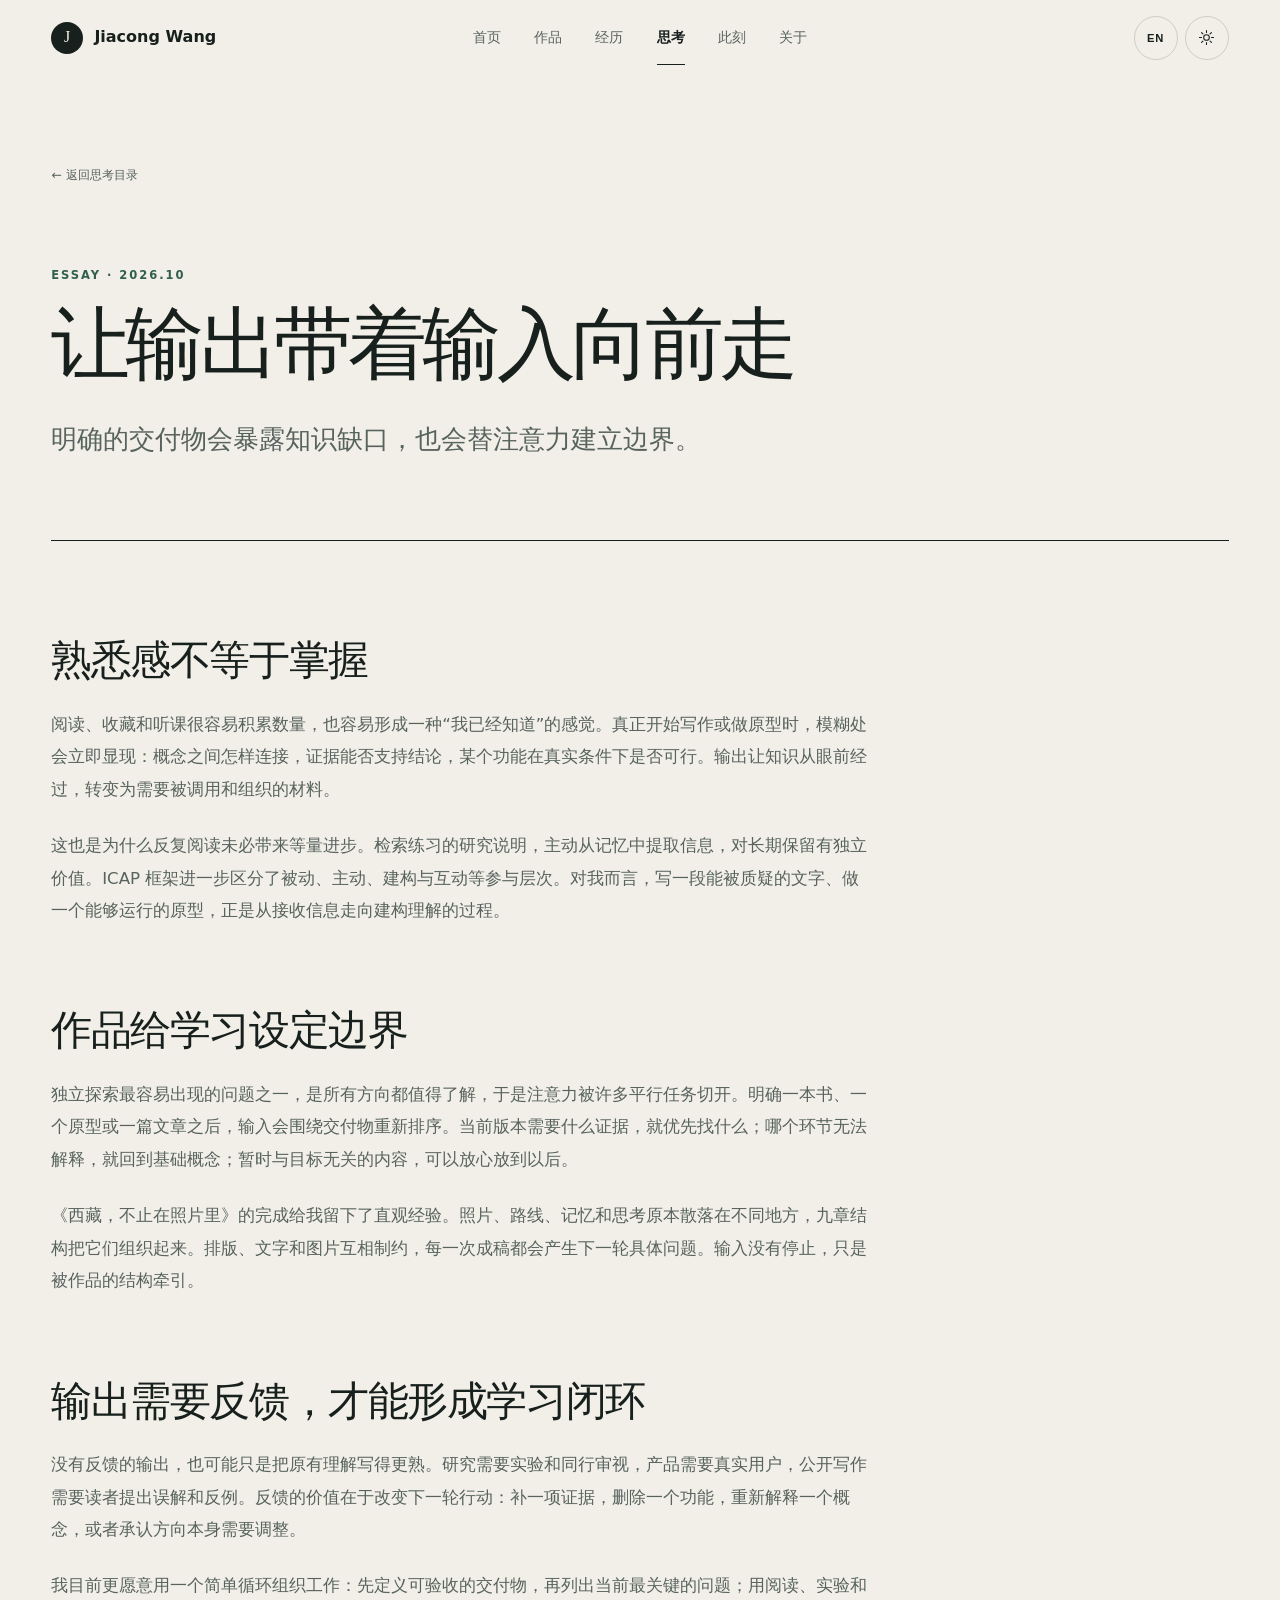
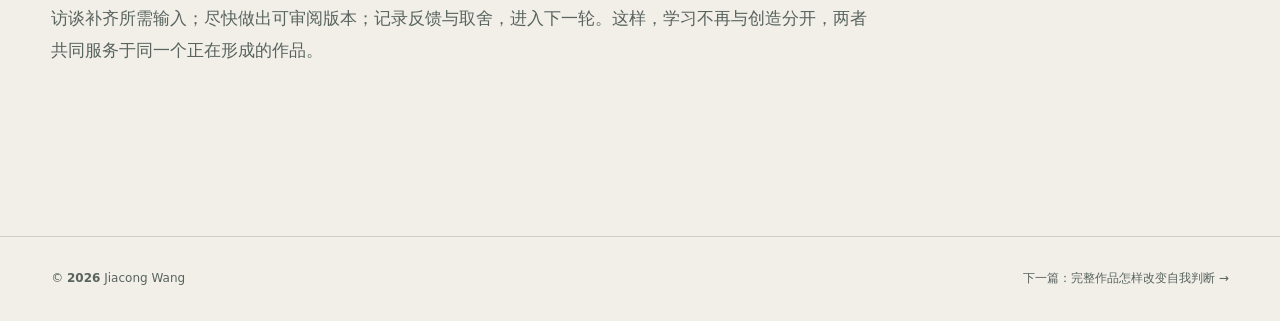
<file: ideas/output-driven-learning.html>
<!doctype html>
<html lang="zh-CN" data-theme="paper"><head><meta charset="utf-8"><meta name="viewport" content="width=device-width,initial-scale=1"><meta name="description" content="王佳聪关于以输出组织学习的阶段性思考。" data-description-zh="王佳聪关于以输出组织学习的阶段性思考。" data-description-en="Jiacong Wang’s current reflections on organizing learning around output."><meta name="color-scheme" content="light dark"><title>让输出带着输入向前走｜王佳聪</title><link rel="icon" type="image/svg+xml" href="../assets/favicon.svg"><link rel="stylesheet" href="../assets/styles.css?v=2.7.3"><link rel="stylesheet" href="../assets/project.css?v=2.7.5"><script src="../assets/site.js?v=2.7.4" defer></script></head>
<body class="project-page idea-article-page" data-title-zh="让输出带着输入向前走｜王佳聪" data-title-en="Output-Driven Learning — Jiacong Wang"><a class="skip" href="#main">跳到正文</a>
<header class="header" data-header><a class="brand" href="../index.html"><b>J</b><span>Jiacong Wang</span></a><nav aria-label="主导航" data-aria-zh="主导航" data-aria-en="Main navigation"><a href="../index.html" data-zh="首页" data-en="Home">首页</a><a href="../works/index.html" data-zh="作品" data-en="Work">作品</a><a href="../journey/index.html" data-zh="经历" data-en="Journey">经历</a><a class="current-nav" href="index.html" data-zh="思考" data-en="Ideas">思考</a><a href="../now/index.html" data-zh="此刻" data-en="Now">此刻</a><a href="../about/index.html" data-zh="关于" data-en="About">关于</a></nav><div class="header-actions"><button class="lang" data-lang aria-label="切换为英文">EN</button><button class="theme" data-theme-toggle aria-label="切换深色模式"><svg viewBox="0 0 24 24" aria-hidden="true"><circle cx="12" cy="12" r="4"/><path d="M12 2v3m0 14v3M2 12h3m14 0h3M5 5l2 2m10 10 2 2m0-14-2 2M7 17l-2 2"/></svg></button></div></header>
<main id="main" class="article-shell shell"><header class="article-hero"><a class="article-back" href="index.html" data-zh="← 返回思考目录" data-en="← Back to ideas">← 返回思考目录</a><p class="kicker">ESSAY · 2026.10</p><h1 data-zh="让输出带着输入向前走" data-en="Let output pull learning forward">让输出带着输入向前走</h1><p class="article-deck" data-zh="明确的交付物会暴露知识缺口，也会替注意力建立边界。" data-en="A defined deliverable exposes gaps in understanding and gives attention a boundary.">明确的交付物会暴露知识缺口，也会替注意力建立边界。</p></header>
<div class="article-layout article-layout-single"><article class="article-body">
  <h2 data-zh="熟悉感不等于掌握" data-en="Familiarity is not mastery">熟悉感不等于掌握</h2><p data-zh="阅读、收藏和听课很容易积累数量，也容易形成一种“我已经知道”的感觉。真正开始写作或做原型时，模糊处会立即显现：概念之间怎样连接，证据能否支持结论，某个功能在真实条件下是否可行。输出让知识从眼前经过，转变为需要被调用和组织的材料。" data-en="Reading, saving resources, and attending classes can quickly accumulate and create a sense of knowing. Writing or prototyping reveals what remains vague: how concepts connect, whether evidence supports a conclusion, and whether a function is feasible under real conditions. Output turns knowledge from something we encounter into material we must retrieve and organize.">阅读、收藏和听课很容易积累数量，也容易形成一种“我已经知道”的感觉。真正开始写作或做原型时，模糊处会立即显现：概念之间怎样连接，证据能否支持结论，某个功能在真实条件下是否可行。输出让知识从眼前经过，转变为需要被调用和组织的材料。</p>
  <p data-zh="这也是为什么反复阅读未必带来等量进步。检索练习的研究说明，主动从记忆中提取信息，对长期保留有独立价值。ICAP 框架进一步区分了被动、主动、建构与互动等参与层次。对我而言，写一段能被质疑的文字、做一个能够运行的原型，正是从接收信息走向建构理解的过程。" data-en="This helps explain why repeated reading does not necessarily bring proportional progress. Research on retrieval practice shows the distinct value of actively recalling information for long-term retention. The ICAP framework distinguishes passive, active, constructive, and interactive engagement. For me, writing a paragraph open to challenge or building a working prototype moves learning from receiving information to constructing understanding.">这也是为什么反复阅读未必带来等量进步。检索练习的研究说明，主动从记忆中提取信息，对长期保留有独立价值。ICAP 框架进一步区分了被动、主动、建构与互动等参与层次。对我而言，写一段能被质疑的文字、做一个能够运行的原型，正是从接收信息走向建构理解的过程。</p>
  <h2 data-zh="作品给学习设定边界" data-en="A work gives learning a boundary">作品给学习设定边界</h2><p data-zh="独立探索最容易出现的问题之一，是所有方向都值得了解，于是注意力被许多平行任务切开。明确一本书、一个原型或一篇文章之后，输入会围绕交付物重新排序。当前版本需要什么证据，就优先找什么；哪个环节无法解释，就回到基础概念；暂时与目标无关的内容，可以放心放到以后。" data-en="Independent work can scatter attention across many worthwhile directions. Once a book, prototype, or essay is defined, inputs can be reordered around the deliverable: find the needed evidence, revisit the concepts that cannot yet be explained, and defer material that does not serve the current goal.">独立探索最容易出现的问题之一，是所有方向都值得了解，于是注意力被许多平行任务切开。明确一本书、一个原型或一篇文章之后，输入会围绕交付物重新排序。当前版本需要什么证据，就优先找什么；哪个环节无法解释，就回到基础概念；暂时与目标无关的内容，可以放心放到以后。</p>
  <p data-zh="《西藏，不止在照片里》的完成给我留下了直观经验。照片、路线、记忆和思考原本散落在不同地方，九章结构把它们组织起来。排版、文字和图片互相制约，每一次成稿都会产生下一轮具体问题。输入没有停止，只是被作品的结构牵引。" data-en="Finishing Tibet, Beyond the Photographs made this concrete. Images, routes, memories, and reflections were scattered until a nine-chapter structure organized them. Layout, writing, and images constrained one another, and every draft generated the next precise question. Input continued, but the work gave it direction.">《西藏，不止在照片里》的完成给我留下了直观经验。照片、路线、记忆和思考原本散落在不同地方，九章结构把它们组织起来。排版、文字和图片互相制约，每一次成稿都会产生下一轮具体问题。输入没有停止，只是被作品的结构牵引。</p>
  <h2 data-zh="输出需要反馈，才能形成学习闭环" data-en="Output needs feedback to complete the loop">输出需要反馈，才能形成学习闭环</h2><p data-zh="没有反馈的输出，也可能只是把原有理解写得更熟。研究需要实验和同行审视，产品需要真实用户，公开写作需要读者提出误解和反例。反馈的价值在于改变下一轮行动：补一项证据，删除一个功能，重新解释一个概念，或者承认方向本身需要调整。" data-en="Output without feedback may simply rehearse existing understanding. Research needs experiments and peer review, products need real users, and public writing needs readers who point out misunderstandings and counterexamples. Feedback matters when it changes the next action: adding evidence, removing a feature, explaining a concept again, or acknowledging that the direction itself needs to change.">没有反馈的输出，也可能只是把原有理解写得更熟。研究需要实验和同行审视，产品需要真实用户，公开写作需要读者提出误解和反例。反馈的价值在于改变下一轮行动：补一项证据，删除一个功能，重新解释一个概念，或者承认方向本身需要调整。</p>
  <p data-zh="我目前更愿意用一个简单循环组织工作：先定义可验收的交付物，再列出当前最关键的问题；用阅读、实验和访谈补齐所需输入；尽快做出可审阅版本；记录反馈与取舍，进入下一轮。这样，学习不再与创造分开，两者共同服务于同一个正在形成的作品。" data-en="I currently prefer a simple work cycle: define a deliverable with clear acceptance criteria, list the most important questions, gather the needed input through reading, experiments, and interviews, produce a reviewable version promptly, and record feedback and trade-offs for the next iteration. Learning and creation then serve the same evolving work.">我目前更愿意用一个简单循环组织工作：先定义可验收的交付物，再列出当前最关键的问题；用阅读、实验和访谈补齐所需输入；尽快做出可审阅版本；记录反馈与取舍，进入下一轮。这样，学习不再与创造分开，两者共同服务于同一个正在形成的作品。</p>
</article></div>
</main><footer class="project-footer"><span>© <b data-year></b> Jiacong Wang</span><a href="completion-and-confidence.html" data-zh="下一篇：完整作品怎样改变自我判断 →" data-en="Next: How finished work changes self-assessment →">下一篇：完整作品怎样改变自我判断 →</a></footer></body></html>
</file>
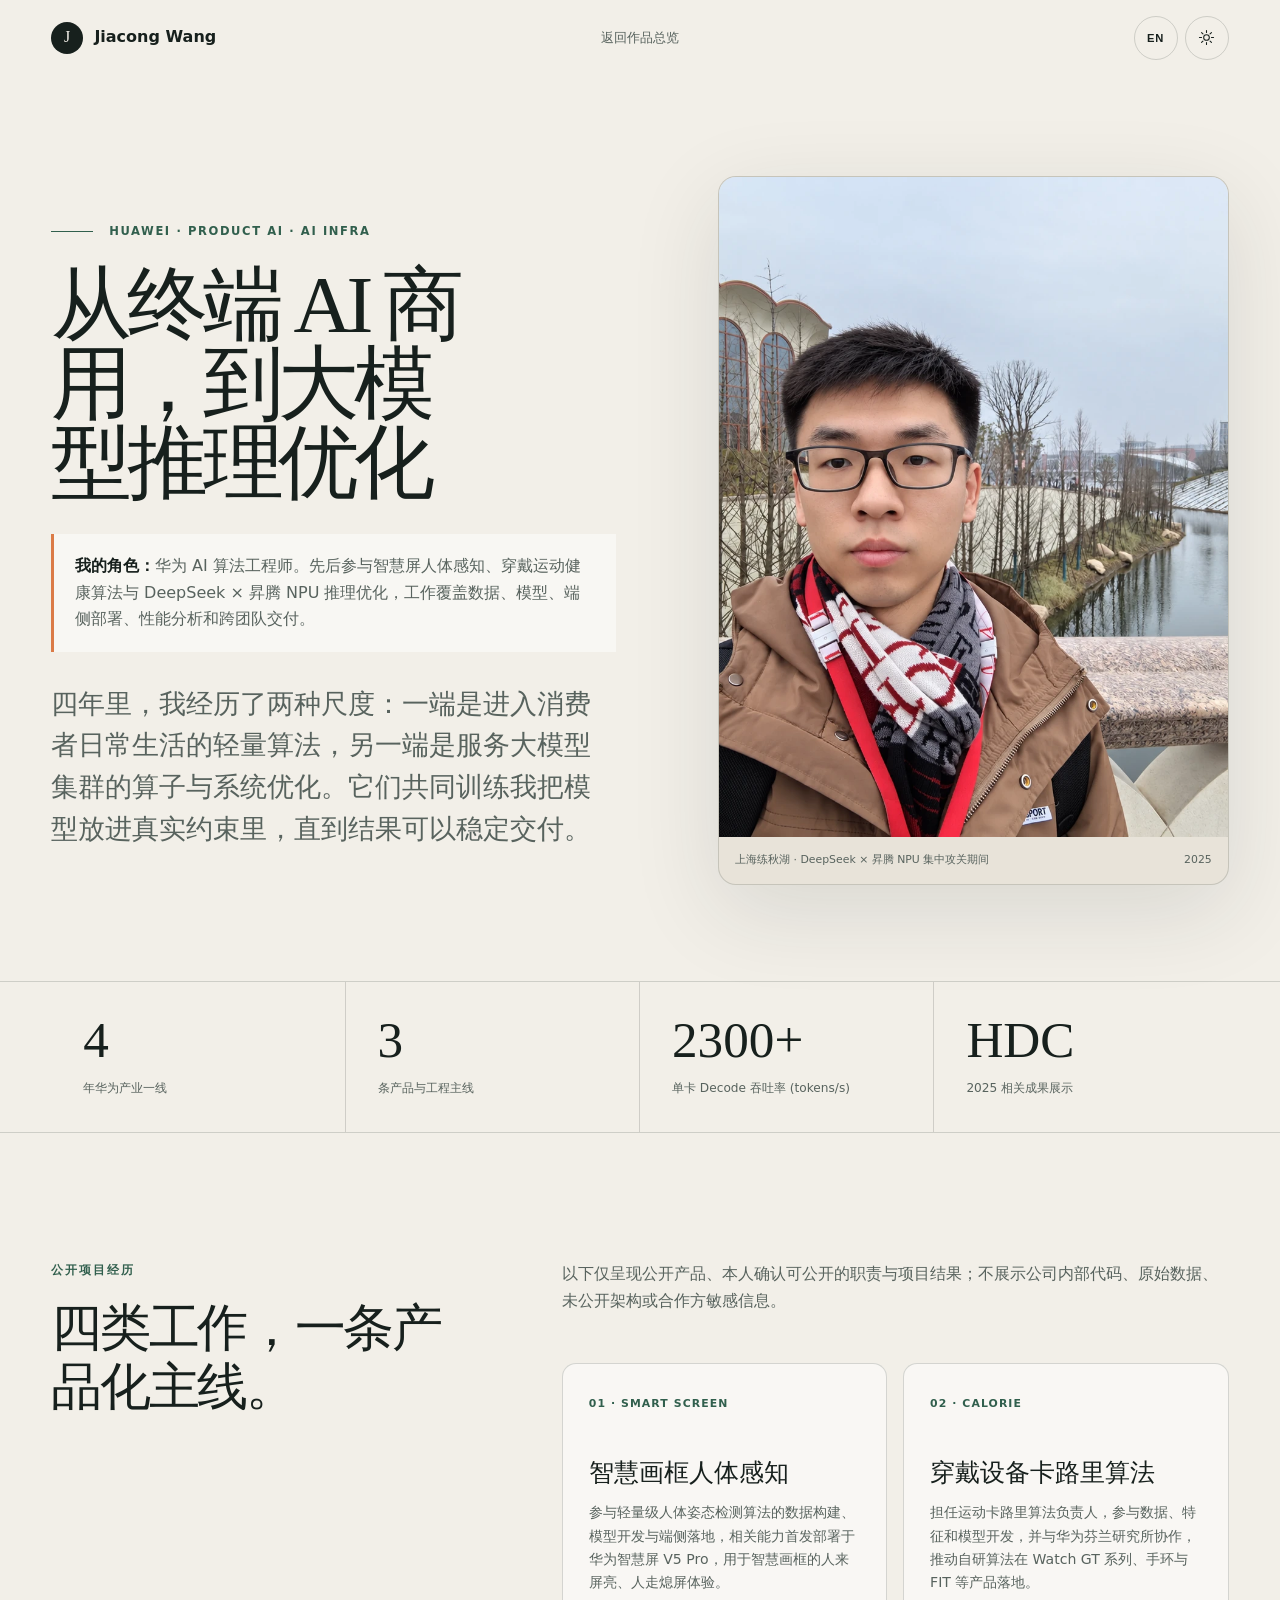
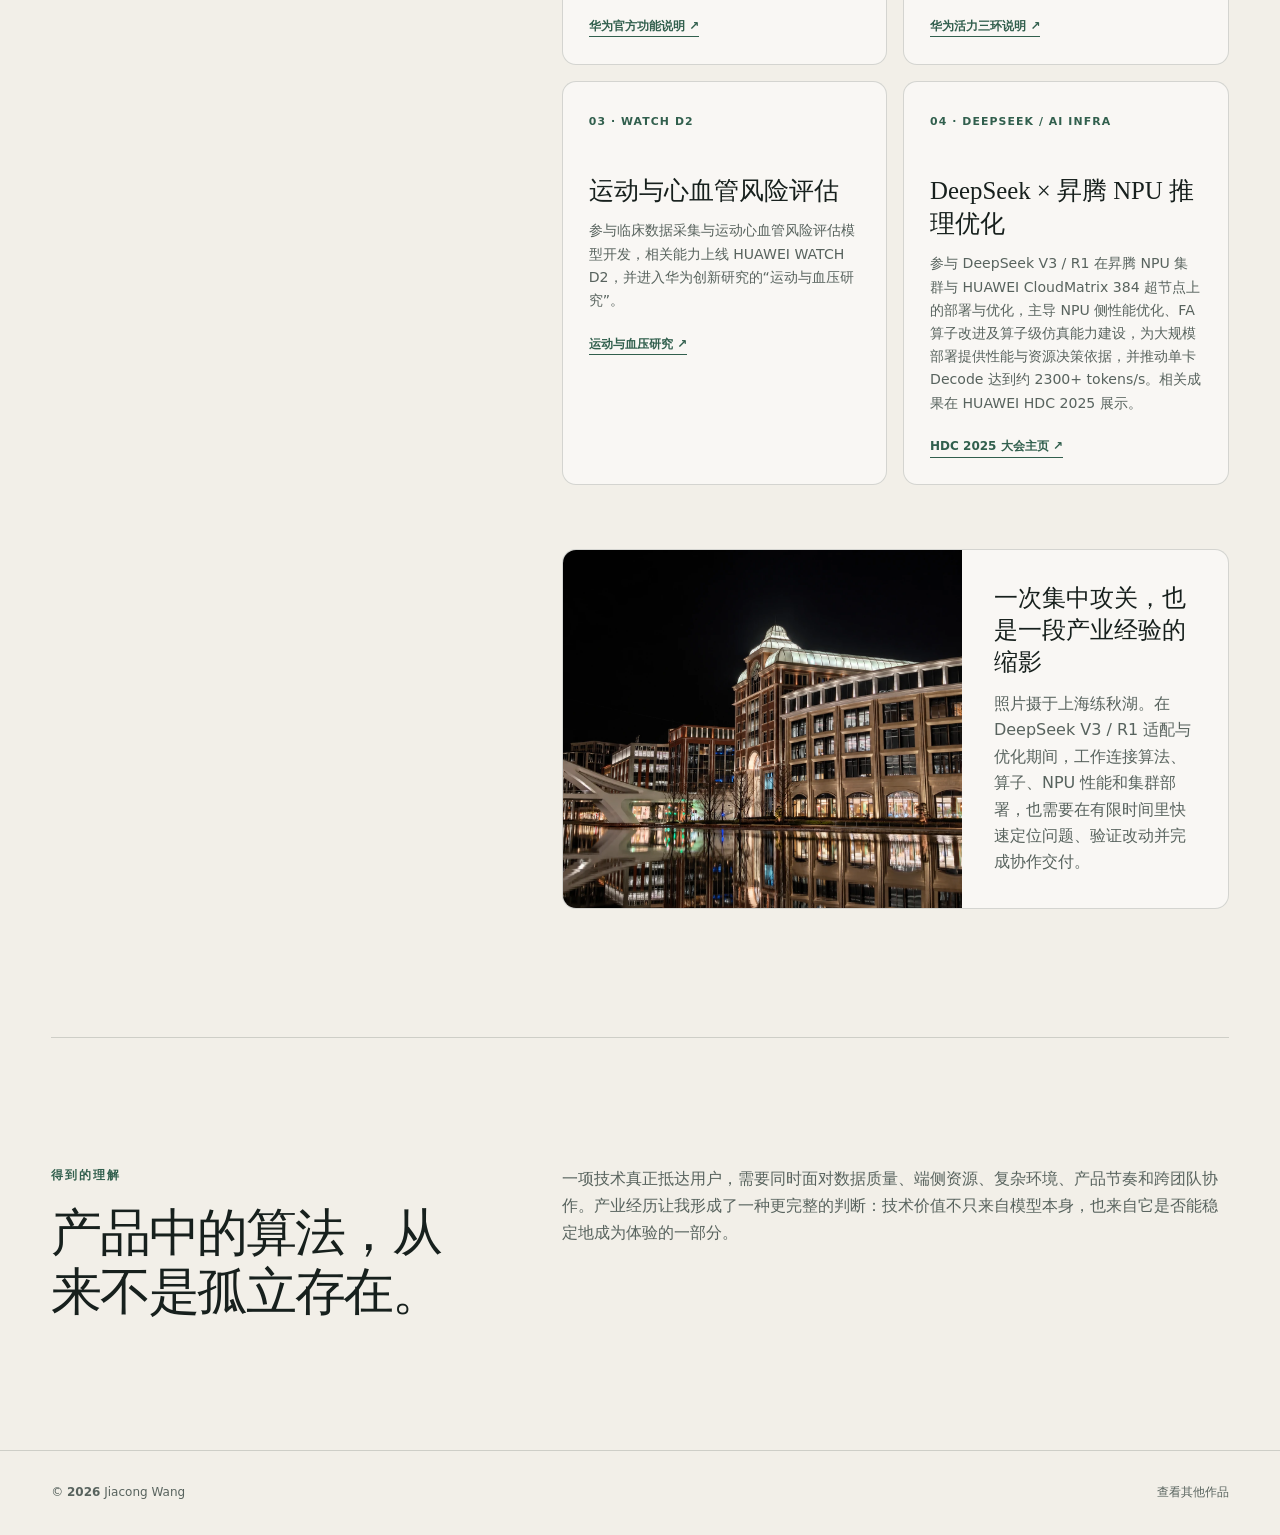
<file: works/huawei.html>
<!doctype html>
<html lang="zh-CN" data-theme="paper">
<head>
  <meta charset="utf-8">
  <meta name="viewport" content="width=device-width, initial-scale=1">
  <meta name="description" content="王佳聪在华为消费终端、运动健康与大模型工程方向的公开经历。" data-description-zh="王佳聪在华为消费终端、运动健康与大模型工程方向的公开经历。" data-description-en="Jiacong Wang’s public work at Huawei in consumer devices, exercise and health, and large-model engineering.">
  <meta name="color-scheme" content="light dark">
  <title>华为终端 AI 商用与大模型 AI Infra｜王佳聪</title>
  <link rel="icon" type="image/svg+xml" href="../assets/favicon.svg">
  <link rel="stylesheet" href="../assets/styles.css?v=2.7.3"><link rel="stylesheet" href="../assets/project.css?v=2.7.5"><script src="../assets/site.js?v=2.7.4" defer></script>
</head>
<body class="project-page project-v26" data-title-zh="华为终端 AI 商用与大模型 AI Infra｜王佳聪" data-title-en="Huawei on-device AI and large-model infrastructure — Jiacong Wang">
  <a class="skip" href="#main">跳到正文</a>
  <header class="header project-header" data-header><a class="brand" href="../index.html"><b>J</b><span>Jiacong Wang</span></a><a class="project-back" href="index.html" data-zh="返回作品总览" data-en="All work">返回作品总览</a><div class="header-actions"><button class="lang" data-lang aria-label="切换为英文">EN</button><button class="theme" data-theme-toggle aria-label="切换深色模式"><svg viewBox="0 0 24 24" aria-hidden="true"><circle cx="12" cy="12" r="4"/><path d="M12 2v3m0 14v3M2 12h3m14 0h3M5 5l2 2m10 10 2 2m0-14-2 2M7 17l-2 2"/></svg></button></div></header>
  <main id="main">
    <section class="project-hero project-hero-v26 shell"><div class="reveal"><p class="project-eyebrow"><span></span>HUAWEI · PRODUCT AI · AI INFRA</p><h1 data-zh="从终端 AI 商用，到大模型推理优化" data-en="From commercial on-device AI to large-model inference optimization">从终端 AI 商用，到大模型推理优化</h1><p class="role-statement"><b data-zh="我的角色：" data-en="My role: ">我的角色：</b><span data-zh="华为 AI 算法工程师。先后参与智慧屏人体感知、穿戴运动健康算法与 DeepSeek × 昇腾 NPU 推理优化，工作覆盖数据、模型、端侧部署、性能分析和跨团队交付。" data-en="Huawei AI algorithm engineer working on human sensing for smart displays, wearable exercise and health algorithms, and DeepSeek × Ascend NPU inference optimization. My work spanned data, models, on-device deployment, performance analysis, and cross-team delivery.">华为 AI 算法工程师。先后参与智慧屏人体感知、穿戴运动健康算法与 DeepSeek × 昇腾 NPU 推理优化，工作覆盖数据、模型、端侧部署、性能分析和跨团队交付。</span></p><p class="project-lead" data-zh="四年里，我经历了两种尺度：一端是进入消费者日常生活的轻量算法，另一端是服务大模型集群的算子与系统优化。它们共同训练我把模型放进真实约束里，直到结果可以稳定交付。" data-en="Across four years I worked at two scales: lightweight algorithms inside everyday consumer products, and operator and system optimization for large-model clusters. Both taught me to place models inside real constraints until the result could ship reliably.">四年里，我经历了两种尺度：一端是进入消费者日常生活的轻量算法，另一端是服务大模型集群的算子与系统优化。它们共同训练我把模型放进真实约束里，直到结果可以稳定交付。</p></div><figure class="project-cover landscape reveal"><img src="../assets/media/huawei-lianqiu-retouched-v27.webp" alt="王佳聪在华为上海练秋湖园区" data-alt-zh="王佳聪在华为上海练秋湖园区" data-alt-en="Jiacong Wang at Huawei’s Lianqiu Lake campus in Shanghai" width="1800" height="1350"><figcaption><span data-zh="上海练秋湖 · DeepSeek × 昇腾 NPU 集中攻关期间" data-en="Lianqiu Lake, Shanghai · during an intensive DeepSeek × Ascend NPU project">上海练秋湖 · DeepSeek × 昇腾 NPU 集中攻关期间</span><span>2025</span></figcaption></figure></section>

    <section class="project-facts"><div class="fact-grid shell"><div class="fact reveal"><strong>4</strong><span data-zh="年华为产业一线" data-en="years at Huawei">年华为产业一线</span></div><div class="fact reveal"><strong>3</strong><span data-zh="条产品与工程主线" data-en="product and engineering tracks">条产品与工程主线</span></div><div class="fact reveal"><strong>2300+</strong><span data-zh="单卡 Decode 吞吐率 (tokens/s)" data-en="single-card decode throughput (tokens/s)">单卡 Decode 吞吐率 (tokens/s)</span></div><div class="fact reveal"><strong>HDC</strong><span data-zh="2025 相关成果展示" data-en="2025 related showcase">2025 相关成果展示</span></div></div></section>

    <section class="project-section shell"><div class="project-grid"><div class="reveal"><p class="kicker" data-zh="公开项目经历" data-en="PUBLIC PROJECT EXPERIENCE">公开项目经历</p><h2 data-zh="四类工作，一条产品化主线。" data-en="Four areas, one productization thread.">四类工作，一条产品化主线。</h2></div><div class="project-body reveal"><p data-zh="以下仅呈现公开产品、本人确认可公开的职责与项目结果；不展示公司内部代码、原始数据、未公开架构或合作方敏感信息。" data-en="The following covers public products and responsibilities and project outcomes I have confirmed as shareable. Internal code, raw data, non-public architecture, and partner-sensitive information are excluded.">以下仅呈现公开产品、本人确认可公开的职责与项目结果；不展示公司内部代码、原始数据、未公开架构或合作方敏感信息。</p><div class="product-list">
      <article class="product-card"><small>01 · SMART SCREEN</small><h3 data-zh="智慧画框人体感知" data-en="Human sensing for smart display">智慧画框人体感知</h3><p data-zh="参与轻量级人体姿态检测算法的数据构建、模型开发与端侧落地，相关能力首发部署于华为智慧屏 V5 Pro，用于智慧画框的人来屏亮、人走熄屏体验。" data-en="Contributed to data collection, lightweight human-pose detection models, and on-device deployment. The capability first shipped on Huawei Vision V5 Pro, turning the smart-frame display on when someone approaches and off when they leave.">参与轻量级人体姿态检测算法的数据构建、模型开发与端侧落地，相关能力首发部署于华为智慧屏 V5 Pro，用于智慧画框的人来屏亮、人走熄屏体验。</p><a href="https://consumer.huawei.com/cn/support/content/zh-cn15975628/" target="_blank" rel="noreferrer" data-zh="华为官方功能说明 ↗" data-en="Huawei feature page ↗">华为官方功能说明 ↗</a></article>
      <article class="product-card"><small>02 · CALORIE</small><h3 data-zh="穿戴设备卡路里算法" data-en="Calorie algorithms for wearables">穿戴设备卡路里算法</h3><p data-zh="担任运动卡路里算法负责人，参与数据、特征和模型开发，并与华为芬兰研究所协作，推动自研算法在 Watch GT 系列、手环与 FIT 等产品落地。" data-en="Serving as algorithm owner for exercise-calorie estimation, working across data, features, and modeling with Huawei's Finland research team, and supporting deployment across Watch GT, Band, and FIT products.">担任运动卡路里算法负责人，参与数据、特征和模型开发，并与华为芬兰研究所协作，推动自研算法在 Watch GT 系列、手环与 FIT 等产品落地。</p><a href="https://consumer.huawei.com/cn/support/content/zh-cn15952143/" target="_blank" rel="noreferrer" data-zh="华为活力三环说明 ↗" data-en="Huawei Activity Rings ↗">华为活力三环说明 ↗</a></article>
      <article class="product-card"><small>03 · WATCH D2</small><h3 data-zh="运动与心血管风险评估" data-en="Exercise and cardiovascular risk">运动与心血管风险评估</h3><p data-zh="参与临床数据采集与运动心血管风险评估模型开发，相关能力上线 HUAWEI WATCH D2，并进入华为创新研究的“运动与血压研究”。" data-en="Contributed to clinical data collection and development of an exercise cardiovascular-risk assessment model. The capability launched on HUAWEI WATCH D2 and was included in Huawei Research’s Exercise and Blood Pressure Study.">参与临床数据采集与运动心血管风险评估模型开发，相关能力上线 HUAWEI WATCH D2，并进入华为创新研究的“运动与血压研究”。</p><a href="https://consumer.huawei.com/cn/support/content/zh-cn16026272/" target="_blank" rel="noreferrer" data-zh="运动与血压研究 ↗" data-en="Exercise & Blood Pressure Study ↗">运动与血压研究 ↗</a></article>
      <article class="product-card"><small>04 · DEEPSEEK / AI INFRA</small><h3 data-zh="DeepSeek × 昇腾 NPU 推理优化" data-en="DeepSeek × Ascend NPU inference optimization">DeepSeek × 昇腾 NPU 推理优化</h3><p data-zh="参与 DeepSeek V3 / R1 在昇腾 NPU 集群与 HUAWEI CloudMatrix 384 超节点上的部署与优化，主导 NPU 侧性能优化、FA 算子改进及算子级仿真能力建设，为大规模部署提供性能与资源决策依据，并推动单卡 Decode 达到约 2300+ tokens/s。相关成果在 HUAWEI HDC 2025 展示。" data-en="Worked on deploying and optimizing DeepSeek V3 / R1 on Ascend NPU clusters and HUAWEI CloudMatrix 384, leading NPU-side performance optimization, FA operator improvements, and operator-level simulation for large-scale performance and resource decisions, and helping reach about 2,300+ decode tokens/s per card. Related work was showcased at HUAWEI HDC 2025.">参与 DeepSeek V3 / R1 在昇腾 NPU 集群与 HUAWEI CloudMatrix 384 超节点上的部署与优化，主导 NPU 侧性能优化、FA 算子改进及算子级仿真能力建设，为大规模部署提供性能与资源决策依据，并推动单卡 Decode 达到约 2300+ tokens/s。相关成果在 HUAWEI HDC 2025 展示。</p><a href="https://developer.huawei.com/consumer/cn/hdc2025" target="_blank" rel="noreferrer" data-zh="HDC 2025 大会主页 ↗" data-en="HDC 2025 homepage ↗">HDC 2025 大会主页 ↗</a></article>
    </div><figure class="huawei-field-photo"><img src="../assets/media/huawei-lianqiu-night-v27.webp" alt="华为上海练秋湖园区夜景" data-alt-zh="华为上海练秋湖园区夜景" data-alt-en="Night view of Huawei’s Lianqiu Lake campus in Shanghai"><figcaption><b data-zh="一次集中攻关，也是一段产业经验的缩影" data-en="An intensive project that captured the nature of industry work">一次集中攻关，也是一段产业经验的缩影</b><span data-zh="照片摄于上海练秋湖。在 DeepSeek V3 / R1 适配与优化期间，工作连接算法、算子、NPU 性能和集群部署，也需要在有限时间里快速定位问题、验证改动并完成协作交付。" data-en="Photographed at Lianqiu Lake in Shanghai during DeepSeek V3 / R1 adaptation and optimization. The work connected algorithms, operators, NPU performance, and cluster deployment, requiring rapid diagnosis, validation of changes, and coordinated delivery within limited time.">照片摄于上海练秋湖。在 DeepSeek V3 / R1 适配与优化期间，工作连接算法、算子、NPU 性能和集群部署，也需要在有限时间里快速定位问题、验证改动并完成协作交付。</span></figcaption></figure></div></div></section>

    <section class="project-section shell"><div class="project-grid"><div class="reveal"><p class="kicker" data-zh="得到的理解" data-en="WHAT I LEARNED">得到的理解</p><h2 data-zh="产品中的算法，从来不是孤立存在。" data-en="An algorithm in a product never exists alone.">产品中的算法，从来不是孤立存在。</h2></div><div class="project-body reveal"><p data-zh="一项技术真正抵达用户，需要同时面对数据质量、端侧资源、复杂环境、产品节奏和跨团队协作。产业经历让我形成了一种更完整的判断：技术价值不只来自模型本身，也来自它是否能稳定地成为体验的一部分。" data-en="For technology to reach users, data quality, device constraints, complex environments, product rhythm, and cross-team collaboration all matter. Industry taught me that technical value does not come from the model alone, but from whether it can become a stable part of the experience.">一项技术真正抵达用户，需要同时面对数据质量、端侧资源、复杂环境、产品节奏和跨团队协作。产业经历让我形成了一种更完整的判断：技术价值不只来自模型本身，也来自它是否能稳定地成为体验的一部分。</p></div></div></section>
  </main>
  <footer class="project-footer"><span>© <b data-year></b> Jiacong Wang</span><a href="index.html" data-zh="查看其他作品" data-en="View other work">查看其他作品</a></footer>
</body>
</html>
</file>
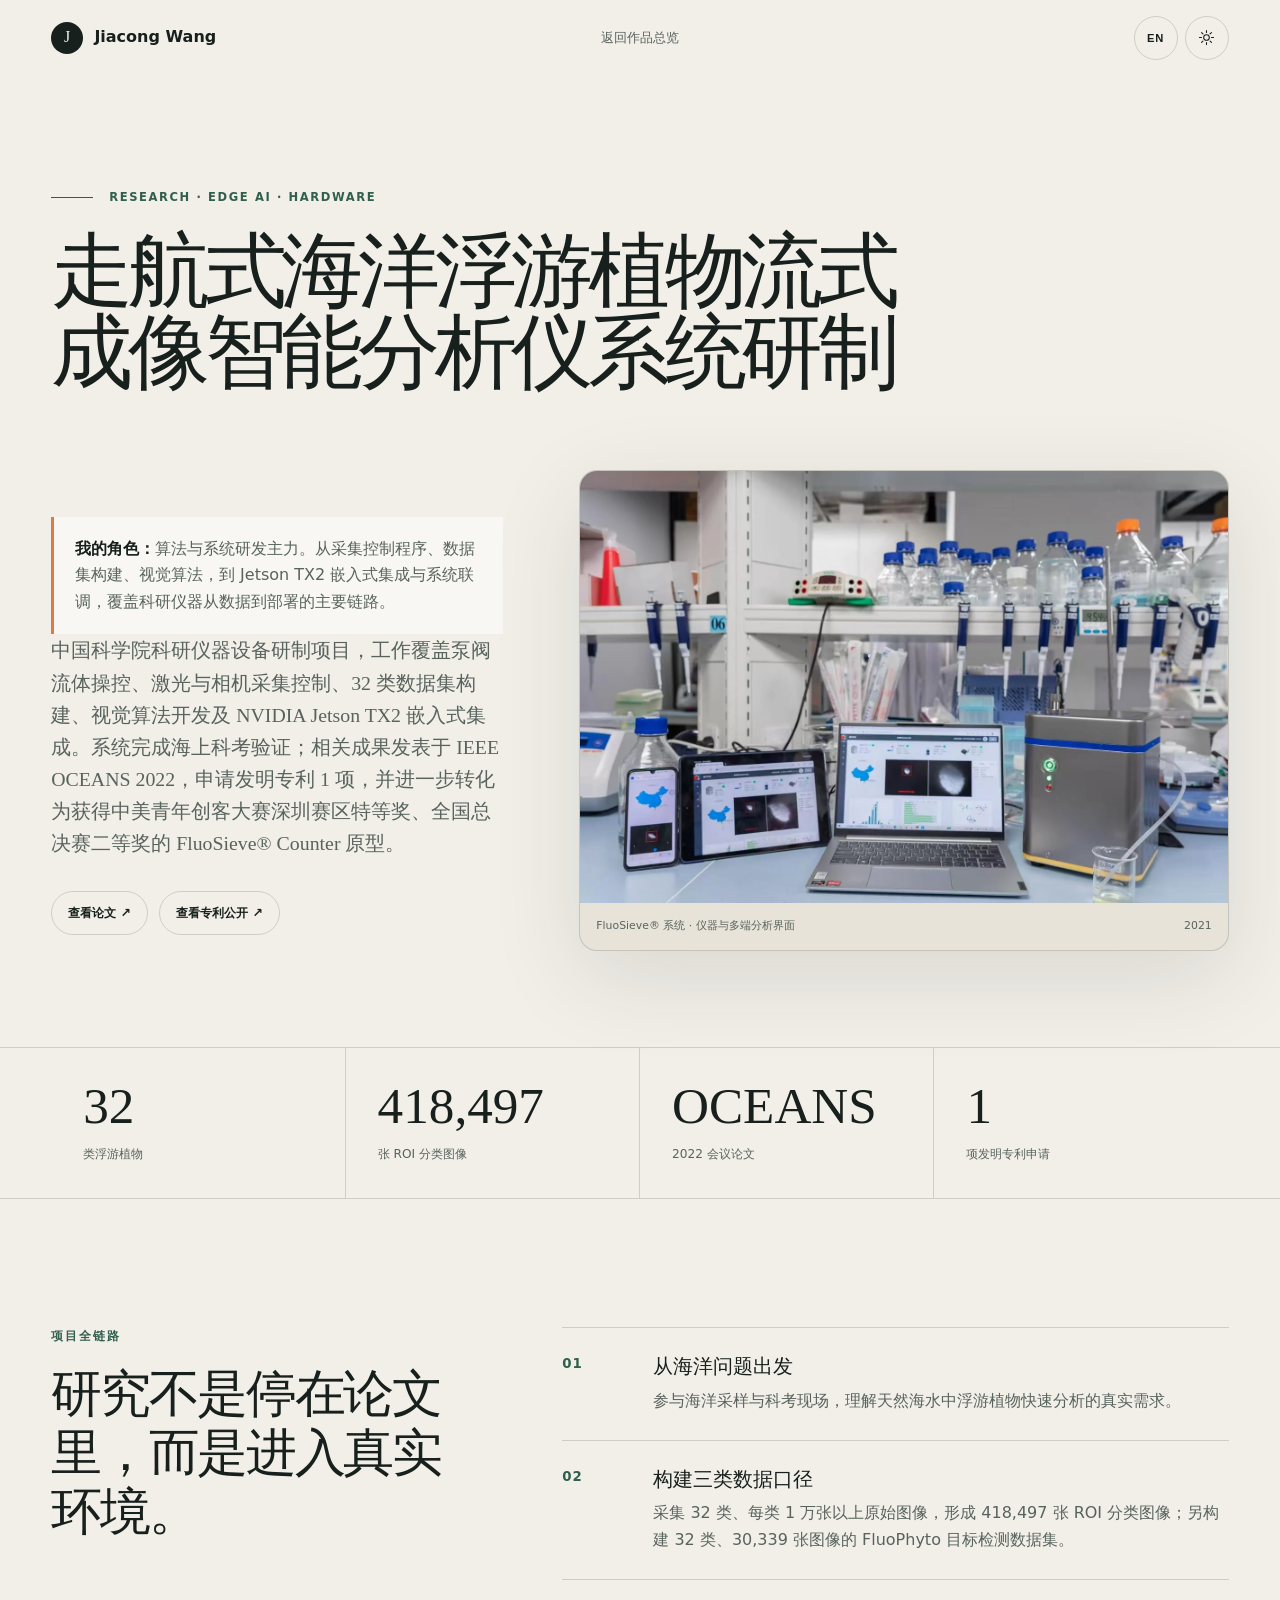
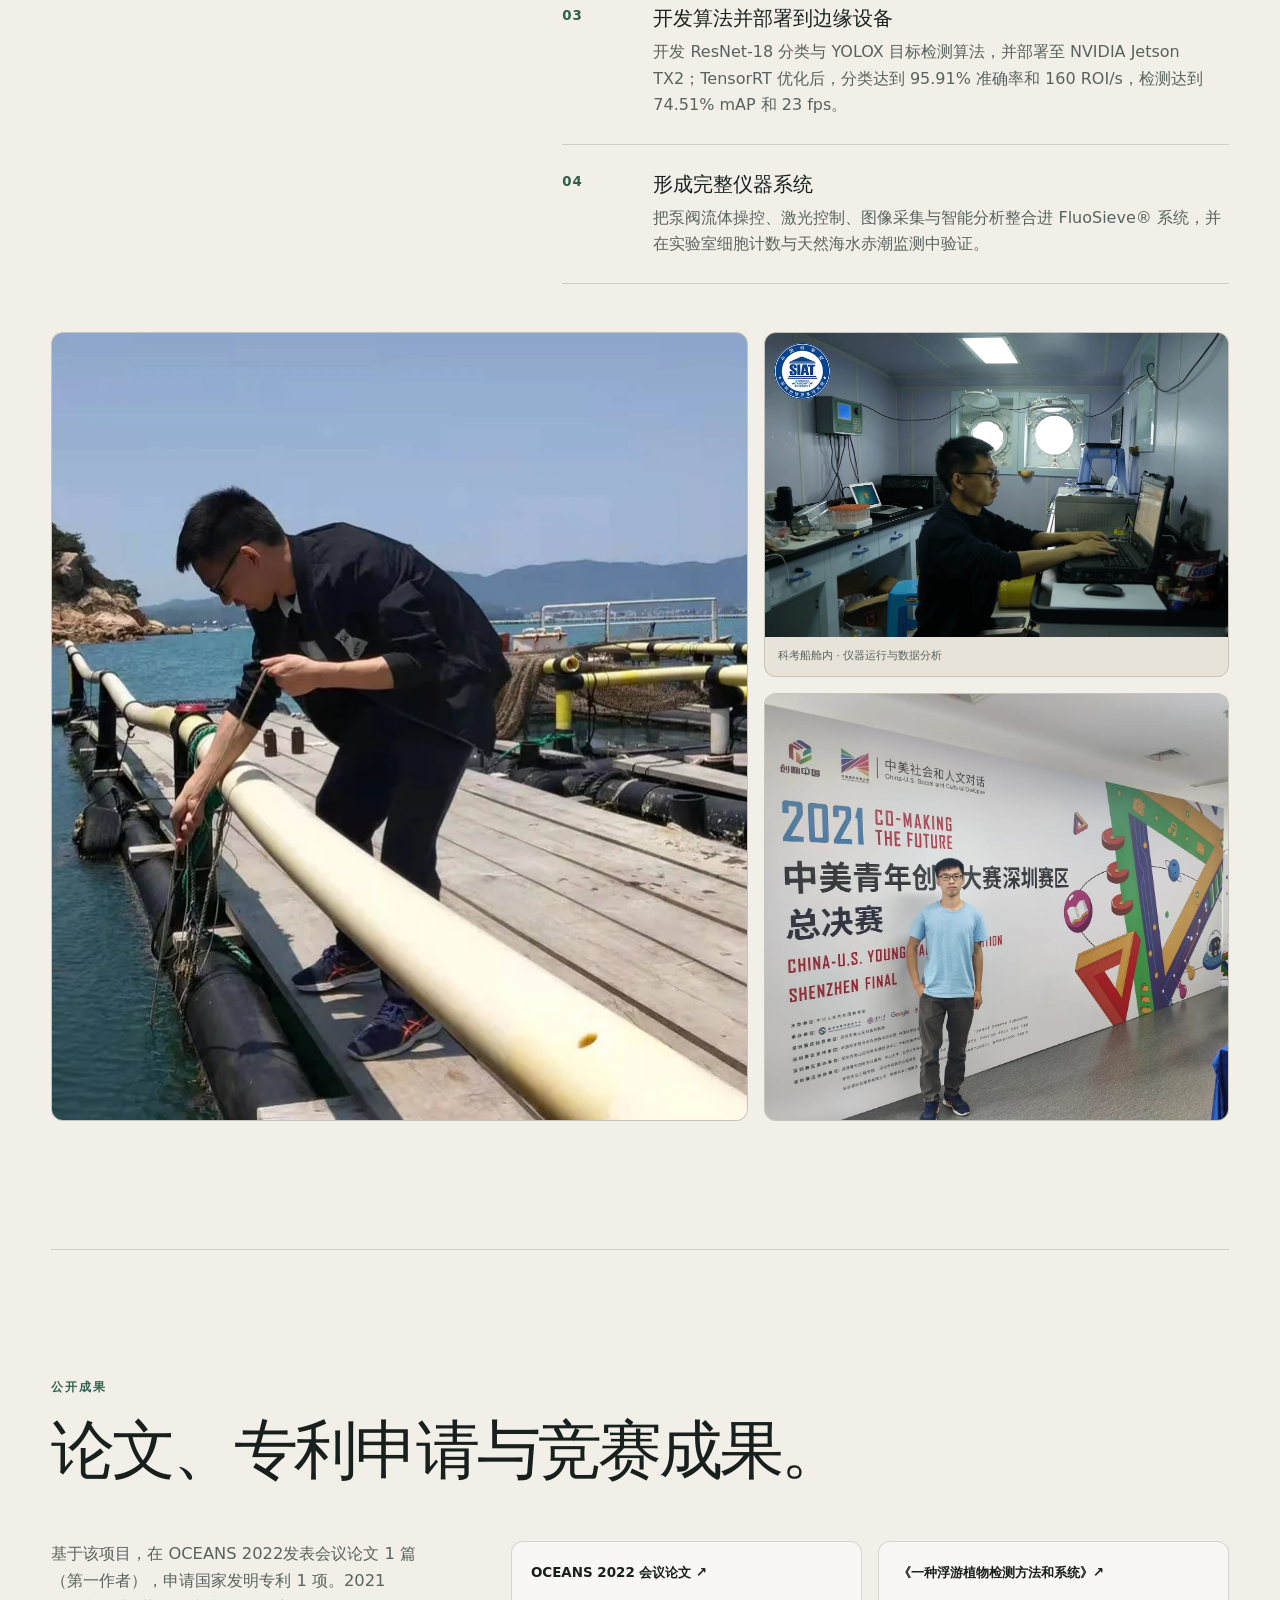
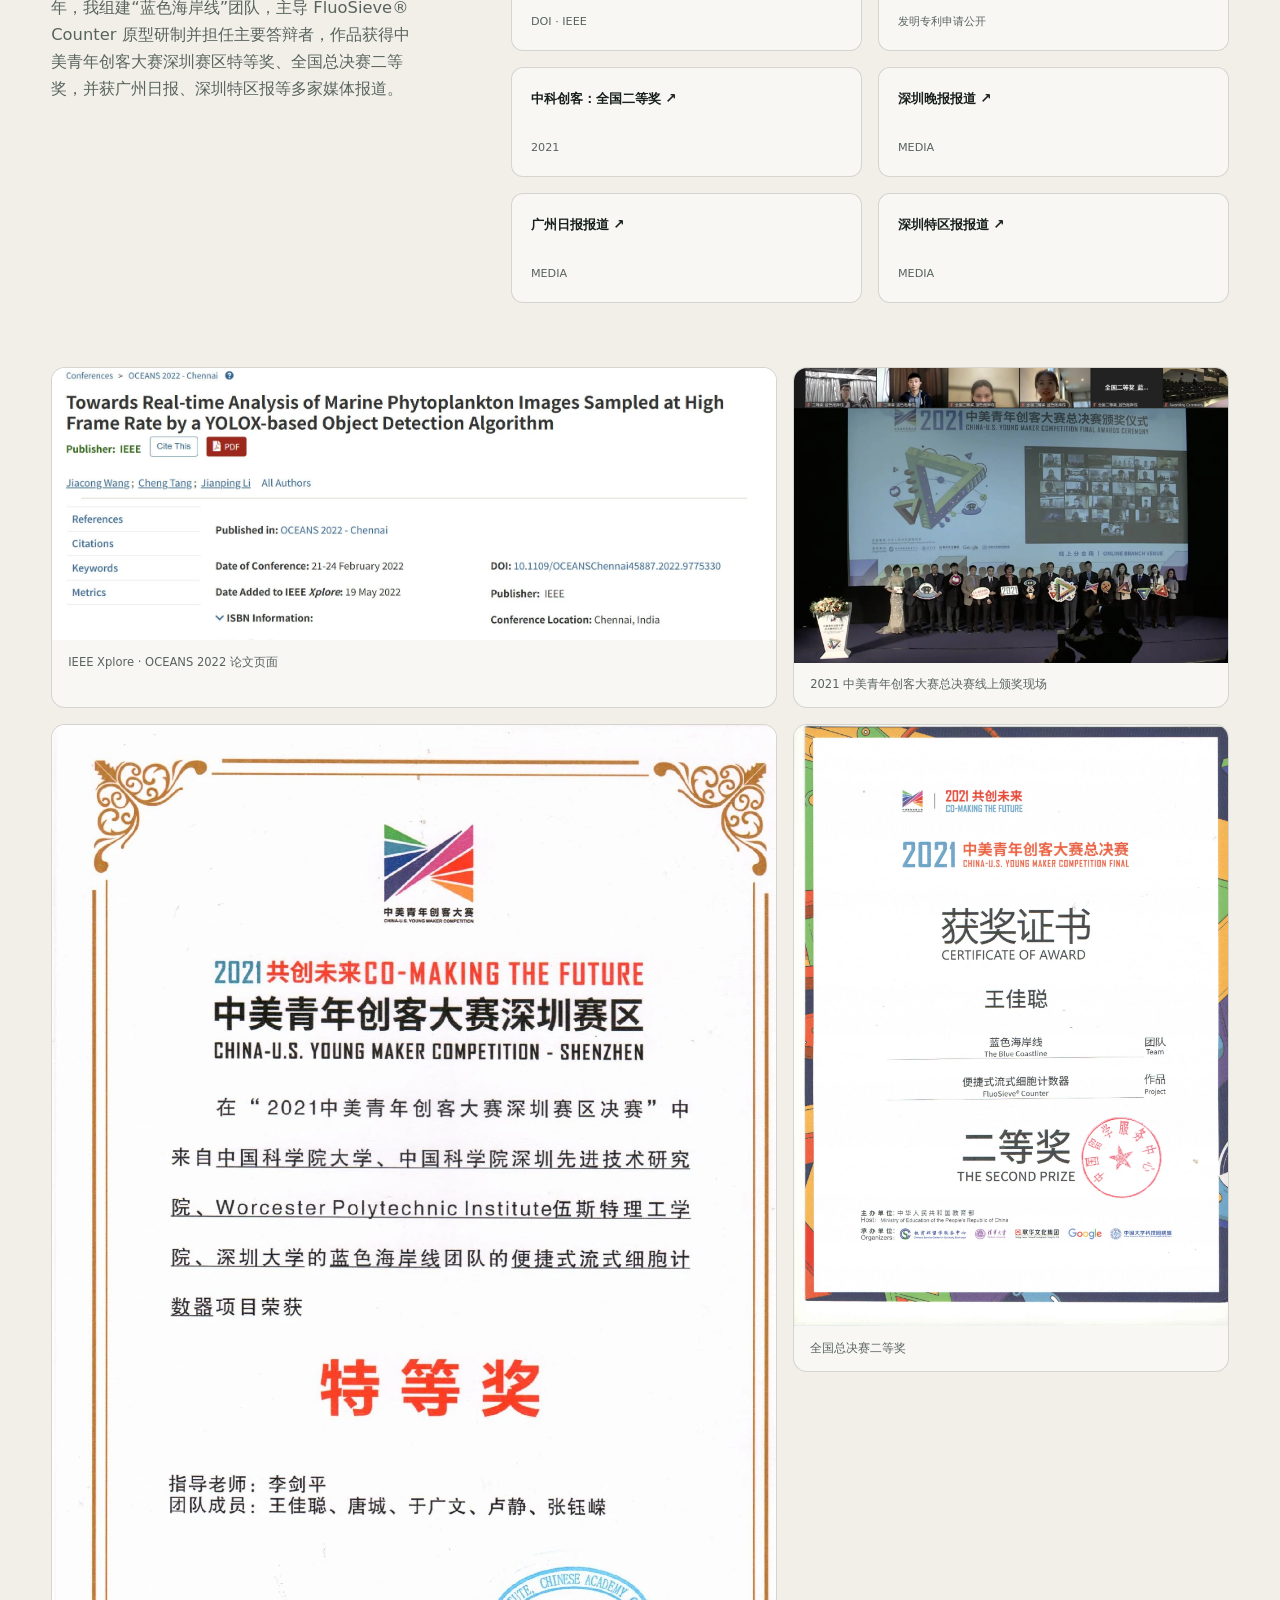
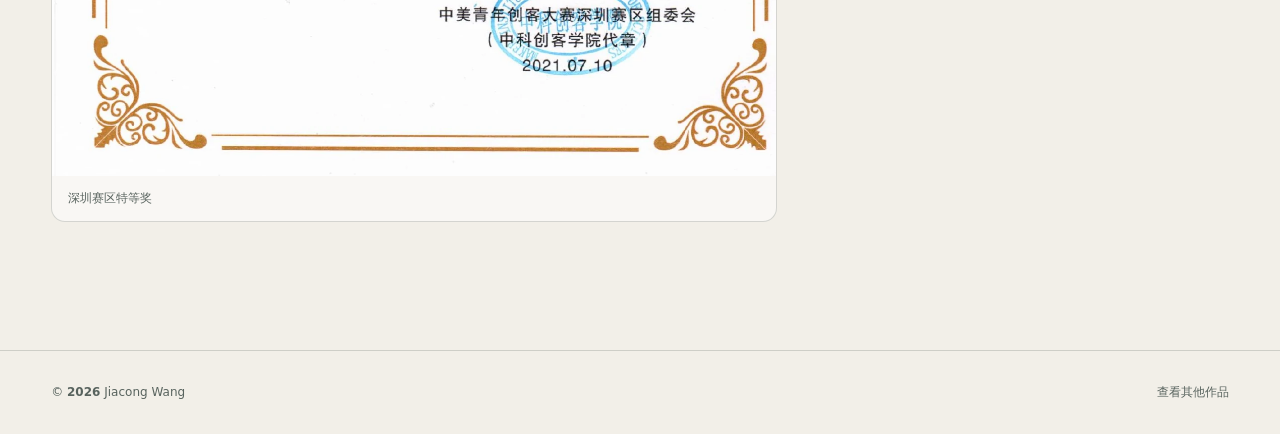
<file: works/research.html>
<!doctype html>
<html lang="zh-CN" data-theme="paper">
<head>
  <meta charset="utf-8">
  <meta name="viewport" content="width=device-width, initial-scale=1">
  <meta name="description" content="王佳聪的海洋浮游植物智能识别与便携式智能仪器项目。" data-description-zh="王佳聪的海洋浮游植物智能识别与便携式智能仪器项目。" data-description-en="Jiacong Wang’s intelligent phytoplankton imaging and portable instrument project.">
  <meta name="color-scheme" content="light dark">
  <title>海洋浮游植物智能分析仪｜王佳聪</title>
  <link rel="icon" type="image/svg+xml" href="../assets/favicon.svg">
  <link rel="stylesheet" href="../assets/styles.css?v=2.7.3">
  <link rel="stylesheet" href="../assets/project.css?v=2.7.5">
  <script src="../assets/site.js?v=2.7.4" defer></script>
</head>
<body class="project-page project-v26" data-title-zh="海洋浮游植物智能分析仪｜王佳聪" data-title-en="Intelligent phytoplankton imaging system — Jiacong Wang">
  <a class="skip" href="#main">跳到正文</a>
  <header class="header project-header" data-header>
    <a class="brand" href="../index.html"><b>J</b><span>Jiacong Wang</span></a>
    <a class="project-back" href="index.html" data-zh="返回作品总览" data-en="All work">返回作品总览</a>
    <div class="header-actions"><button class="lang" data-lang aria-label="切换为英文">EN</button><button class="theme" data-theme-toggle aria-label="切换深色模式"><svg viewBox="0 0 24 24" aria-hidden="true"><circle cx="12" cy="12" r="4"/><path d="M12 2v3m0 14v3M2 12h3m14 0h3M5 5l2 2m10 10 2 2m0-14-2 2M7 17l-2 2"/></svg></button></div>
  </header>
  <main id="main">
    <section class="project-hero project-hero-wide project-hero-v26 shell">
      <div class="project-hero-heading reveal">
        <p class="project-eyebrow"><span></span>RESEARCH · EDGE AI · HARDWARE</p>
        <h1 data-zh="走航式海洋浮游植物流式成像智能分析仪系统研制" data-en="An intelligent flow-imaging system for underway phytoplankton analysis">走航式海洋浮游植物流式成像智能分析仪系统研制</h1>
      </div>
      <div class="project-hero-intro reveal">
        <p class="role-statement"><b data-zh="我的角色：" data-en="My role: ">我的角色：</b><span data-zh="算法与系统研发主力。从采集控制程序、数据集构建、视觉算法，到 Jetson TX2 嵌入式集成与系统联调，覆盖科研仪器从数据到部署的主要链路。" data-en="Core algorithm and system contributor across acquisition control, dataset construction, vision models, Jetson TX2 integration, and end-to-end system testing.">算法与系统研发主力。从采集控制程序、数据集构建、视觉算法，到 Jetson TX2 嵌入式集成与系统联调，覆盖科研仪器从数据到部署的主要链路。</span></p>
        <p class="project-lead" data-zh="中国科学院科研仪器设备研制项目，工作覆盖泵阀流体操控、激光与相机采集控制、32 类数据集构建、视觉算法开发及 NVIDIA Jetson TX2 嵌入式集成。系统完成海上科考验证；相关成果发表于 IEEE OCEANS 2022，申请发明专利 1 项，并进一步转化为获得中美青年创客大赛深圳赛区特等奖、全国总决赛二等奖的 FluoSieve® Counter 原型。" data-en="A Chinese Academy of Sciences research-instrument project spanning fluid control, laser and camera acquisition, a 32-class dataset, computer-vision models, and NVIDIA Jetson TX2 integration. The system was validated during research voyages; the work led to an OCEANS 2022 paper, one patent application, and the FluoSieve® Counter prototype, which won the Shenzhen Grand Prize and National Second Prize in the China–US Young Maker Competition.">中国科学院科研仪器设备研制项目，工作覆盖泵阀流体操控、激光与相机采集控制、32 类数据集构建、视觉算法开发及 NVIDIA Jetson TX2 嵌入式集成。系统完成海上科考验证；相关成果发表于 IEEE OCEANS 2022，申请发明专利 1 项，并进一步转化为获得中美青年创客大赛深圳赛区特等奖、全国总决赛二等奖的 FluoSieve® Counter 原型。</p>
        <div class="project-actions"><a href="https://doi.org/10.1109/OCEANSChennai45887.2022.9775330" target="_blank" rel="noreferrer" data-zh="查看论文 ↗" data-en="View paper ↗">查看论文 ↗</a><a href="https://patents.google.com/patent/CN116486242A/zh" target="_blank" rel="noreferrer" data-zh="查看专利公开 ↗" data-en="View patent publication ↗">查看专利公开 ↗</a></div>
      </div>
      <figure class="project-cover contain-media reveal"><img src="../assets/media/research-system-v25.webp" alt="FluoSieve 系统的仪器、手机、平板与电脑端分析界面" data-alt-zh="FluoSieve 系统的仪器、手机、平板与电脑端分析界面" data-alt-en="FluoSieve instrument and analytics interfaces on a phone, tablet, and computer" width="1440" height="962"><figcaption><span data-zh="FluoSieve® 系统 · 仪器与多端分析界面" data-en="FluoSieve® system · instrument and multi-device analytics">FluoSieve® 系统 · 仪器与多端分析界面</span><span>2021</span></figcaption></figure>
    </section>

    <section class="project-facts"><div class="fact-grid shell">
      <div class="fact reveal"><strong>32</strong><span data-zh="类浮游植物" data-en="phytoplankton classes">类浮游植物</span></div>
      <div class="fact reveal"><strong>418,497</strong><span data-zh="张 ROI 分类图像" data-en="ROI classification images">张 ROI 分类图像</span></div>
      <div class="fact reveal"><strong>OCEANS</strong><span data-zh="2022 会议论文" data-en="2022 conference paper">2022 会议论文</span></div>
      <div class="fact reveal"><strong>1</strong><span data-zh="项发明专利申请" data-en="invention patent application">项发明专利申请</span></div>
    </div></section>

    <section class="project-section shell"><div class="project-grid">
      <div class="reveal"><p class="kicker" data-zh="项目全链路" data-en="END-TO-END PROJECT">项目全链路</p><h2 data-zh="研究不是停在论文里，而是进入真实环境。" data-en="Research did not stop at the paper. It entered the field.">研究不是停在论文里，而是进入真实环境。</h2></div>
      <div class="project-body reveal">
        <ol class="step-list">
          <li><small>01</small><div><b data-zh="从海洋问题出发" data-en="Start with the ocean">从海洋问题出发</b><p data-zh="参与海洋采样与科考现场，理解天然海水中浮游植物快速分析的真实需求。" data-en="Joining marine sampling and field research to understand the real need for rapid phytoplankton analysis in natural seawater.">参与海洋采样与科考现场，理解天然海水中浮游植物快速分析的真实需求。</p></div></li>
          <li><small>02</small><div><b data-zh="构建三类数据口径" data-en="Build raw-image, ROI classification, and detection datasets">构建三类数据口径</b><p data-zh="采集 32 类、每类 1 万张以上原始图像，形成 418,497 张 ROI 分类图像；另构建 32 类、30,339 张图像的 FluoPhyto 目标检测数据集。" data-en="Collected more than 10,000 raw images for each of 32 classes, built a 418,497-image ROI classification set, and created the 30,339-image, 32-class FluoPhyto detection dataset.">采集 32 类、每类 1 万张以上原始图像，形成 418,497 张 ROI 分类图像；另构建 32 类、30,339 张图像的 FluoPhyto 目标检测数据集。</p></div></li>
          <li><small>03</small><div><b data-zh="开发算法并部署到边缘设备" data-en="Develop and deploy at the edge">开发算法并部署到边缘设备</b><p data-zh="开发 ResNet-18 分类与 YOLOX 目标检测算法，并部署至 NVIDIA Jetson TX2；TensorRT 优化后，分类达到 95.91% 准确率和 160 ROI/s，检测达到 74.51% mAP 和 23 fps。" data-en="Developed ResNet-18 classification and YOLOX detection models for NVIDIA Jetson TX2. With TensorRT, classification reached 95.91% accuracy at 160 ROI/s, while detection reached 74.51% mAP at 23 fps.">开发 ResNet-18 分类与 YOLOX 目标检测算法，并部署至 NVIDIA Jetson TX2；TensorRT 优化后，分类达到 95.91% 准确率和 160 ROI/s，检测达到 74.51% mAP 和 23 fps。</p></div></li>
          <li><small>04</small><div><b data-zh="形成完整仪器系统" data-en="Complete the instrument system">形成完整仪器系统</b><p data-zh="把泵阀流体操控、激光控制、图像采集与智能分析整合进 FluoSieve® 系统，并在实验室细胞计数与天然海水赤潮监测中验证。" data-en="Integrated fluid control, laser control, image acquisition, and intelligent analysis into the FluoSieve® system, then validated it in laboratory cell counting and natural-seawater red-tide monitoring.">把泵阀流体操控、激光控制、图像采集与智能分析整合进 FluoSieve® 系统，并在实验室细胞计数与天然海水赤潮监测中验证。</p></div></li>
        </ol>
      </div>
    </div>
    <div class="media-grid reveal">
      <figure><img src="../assets/media/ocean-sampling.webp" alt="在深圳大鹏进行海洋水样采集" data-alt-zh="在深圳大鹏进行海洋水样采集" data-alt-en="Collecting seawater samples in Dapeng, Shenzhen" width="1400" height="788"><figcaption data-zh="深圳大鹏 · 海洋水样采集" data-en="Shenzhen Dapeng · seawater sampling">深圳大鹏 · 海洋水样采集</figcaption></figure>
      <figure class="contain-media"><img src="../assets/media/research-onboard-v25.webp" alt="科考船舱内进行仪器运行与数据分析" data-alt-zh="科考船舱内进行仪器运行与数据分析" data-alt-en="Instrument operation and data analysis aboard a research vessel" width="1800" height="1181"><figcaption data-zh="科考船舱内 · 仪器运行与数据分析" data-en="Aboard the research vessel · instrument operation and data analysis">科考船舱内 · 仪器运行与数据分析</figcaption></figure>
      <figure><img src="../assets/media/maker-award.webp" alt="中美青年创客大赛深圳赛区现场" data-alt-zh="中美青年创客大赛深圳赛区现场" data-alt-en="China–US Young Maker Competition in Shenzhen" width="1500" height="1257"><figcaption data-zh="中美青年创客大赛 · 深圳赛区" data-en="China–US Young Maker Competition · Shenzhen">中美青年创客大赛 · 深圳赛区</figcaption></figure>
    </div></section>

    <section class="project-section project-results shell" id="results">
      <div class="project-section-heading reveal"><p class="kicker" data-zh="公开成果" data-en="PUBLIC EVIDENCE">公开成果</p><h2 data-zh="论文、专利申请与竞赛成果。" data-en="A paper, a patent application, and competition awards.">论文、专利申请与竞赛成果。</h2></div>
      <div class="results-content-grid">
        <div class="project-body reveal"><p data-zh="基于该项目，在 OCEANS 2022发表会议论文 1 篇（第一作者），申请国家发明专利 1 项。2021 年，我组建“蓝色海岸线”团队，主导 FluoSieve® Counter 原型研制并担任主要答辩者，作品获得中美青年创客大赛深圳赛区特等奖、全国总决赛二等奖，并获广州日报、深圳特区报等多家媒体报道。" data-en="Based on this project, I published one conference paper at OCEANS 2022 as first author and filed one Chinese invention patent application. In 2021, I formed the Blue Coastline team, led development of the FluoSieve® Counter prototype, and served as lead presenter. The work won the Shenzhen Grand Prize and National Final Second Prize in the China–US Young Maker Competition and was covered by Guangzhou Daily, Shenzhen Special Zone Daily, and other media outlets.">基于该项目，在 OCEANS 2022发表会议论文 1 篇（第一作者），申请国家发明专利 1 项。2021 年，我组建“蓝色海岸线”团队，主导 FluoSieve® Counter 原型研制并担任主要答辩者，作品获得中美青年创客大赛深圳赛区特等奖、全国总决赛二等奖，并获广州日报、深圳特区报等多家媒体报道。</p></div>
        <ul class="evidence-list reveal"><li><a href="https://doi.org/10.1109/OCEANSChennai45887.2022.9775330" target="_blank" rel="noreferrer"><span data-zh="OCEANS 2022 会议论文 ↗" data-en="OCEANS 2022 paper ↗">OCEANS 2022 会议论文 ↗</span><small>DOI · IEEE</small></a></li><li><a href="https://patents.google.com/patent/CN116486242A/zh" target="_blank" rel="noreferrer"><span data-zh="《一种浮游植物检测方法和系统》↗" data-en="Phytoplankton detection method and system ↗">《一种浮游植物检测方法和系统》↗</span><small data-zh="发明专利申请公开" data-en="Published patent application">发明专利申请公开</small></a></li><li><a href="https://mp.weixin.qq.com/s/Vz5iQqK8rnsrRtduDYzXPg" target="_blank" rel="noreferrer"><span data-zh="中科创客：全国二等奖 ↗" data-en="CAS Maker: National Second Prize ↗">中科创客：全国二等奖 ↗</span><small>2021</small></a></li><li><a href="https://app.myzaker.com/article/60eab5471bc8e01f0700009c" target="_blank" rel="noreferrer"><span data-zh="深圳晚报报道 ↗" data-en="Shenzhen Evening News ↗">深圳晚报报道 ↗</span><small>MEDIA</small></a></li><li><a href="https://huacheng.gz-cmc.com/pages/2021/07/11/6785cbc9bb33440ab9c64c111fa966e8.html" target="_blank" rel="noreferrer"><span data-zh="广州日报报道 ↗" data-en="Guangzhou Daily ↗">广州日报报道 ↗</span><small>MEDIA</small></a></li><li><a href="https://www.dutenews.com/n/article/2715007" target="_blank" rel="noreferrer"><span data-zh="深圳特区报报道 ↗" data-en="Shenzhen Special Zone Daily ↗">深圳特区报报道 ↗</span><small>MEDIA</small></a></li></ul>
      </div>
      <div class="proof-gallery reveal">
        <figure class="proof-card proof-paper"><img src="../assets/media/paper-oceans-2022-v25.webp" alt="IEEE Xplore 上的 OCEANS 2022 论文题目、作者、会议信息与 DOI" data-alt-zh="IEEE Xplore 上的 OCEANS 2022 论文题目、作者、会议信息与 DOI" data-alt-en="OCEANS 2022 paper title, authors, conference information, and DOI on IEEE Xplore" width="1777" height="668"><figcaption data-zh="IEEE Xplore · OCEANS 2022 论文页面" data-en="IEEE Xplore · OCEANS 2022 paper page">IEEE Xplore · OCEANS 2022 论文页面</figcaption></figure>
        <figure class="proof-card proof-ceremony"><img src="../assets/media/award-ceremony-v25.webp" alt="2021 中美青年创客大赛总决赛线上颁奖现场" data-alt-zh="2021 中美青年创客大赛总决赛线上颁奖现场" data-alt-en="Online final awards ceremony of the 2021 China–US Young Maker Competition" width="1400" height="950"><figcaption data-zh="2021 中美青年创客大赛总决赛线上颁奖现场" data-en="2021 China–US Young Maker Competition online final awards ceremony">2021 中美青年创客大赛总决赛线上颁奖现场</figcaption></figure>
        <figure class="proof-card proof-certificate"><img src="../assets/media/award-shenzhen-grand-prize-v25.webp" alt="2021 中美青年创客大赛深圳赛区特等奖证书" data-alt-zh="2021 中美青年创客大赛深圳赛区特等奖证书" data-alt-en="2021 China–US Young Maker Competition Shenzhen Grand Prize certificate" width="1435" height="2083"><figcaption data-zh="深圳赛区特等奖" data-en="Shenzhen Grand Prize">深圳赛区特等奖</figcaption></figure>
        <figure class="proof-card proof-certificate"><img src="../assets/media/award-national-second-prize-v25.webp" alt="2021 中美青年创客大赛全国总决赛二等奖证书" data-alt-zh="2021 中美青年创客大赛全国总决赛二等奖证书" data-alt-en="2021 China–US Young Maker Competition National Final Second Prize certificate" width="1500" height="2079"><figcaption data-zh="全国总决赛二等奖" data-en="National Final Second Prize">全国总决赛二等奖</figcaption></figure>
      </div>
    </section>
  </main>
  <footer class="project-footer"><span>© <b data-year></b> Jiacong Wang</span><a href="index.html" data-zh="查看其他作品" data-en="View other work">查看其他作品</a></footer>
</body>
</html>
</file>
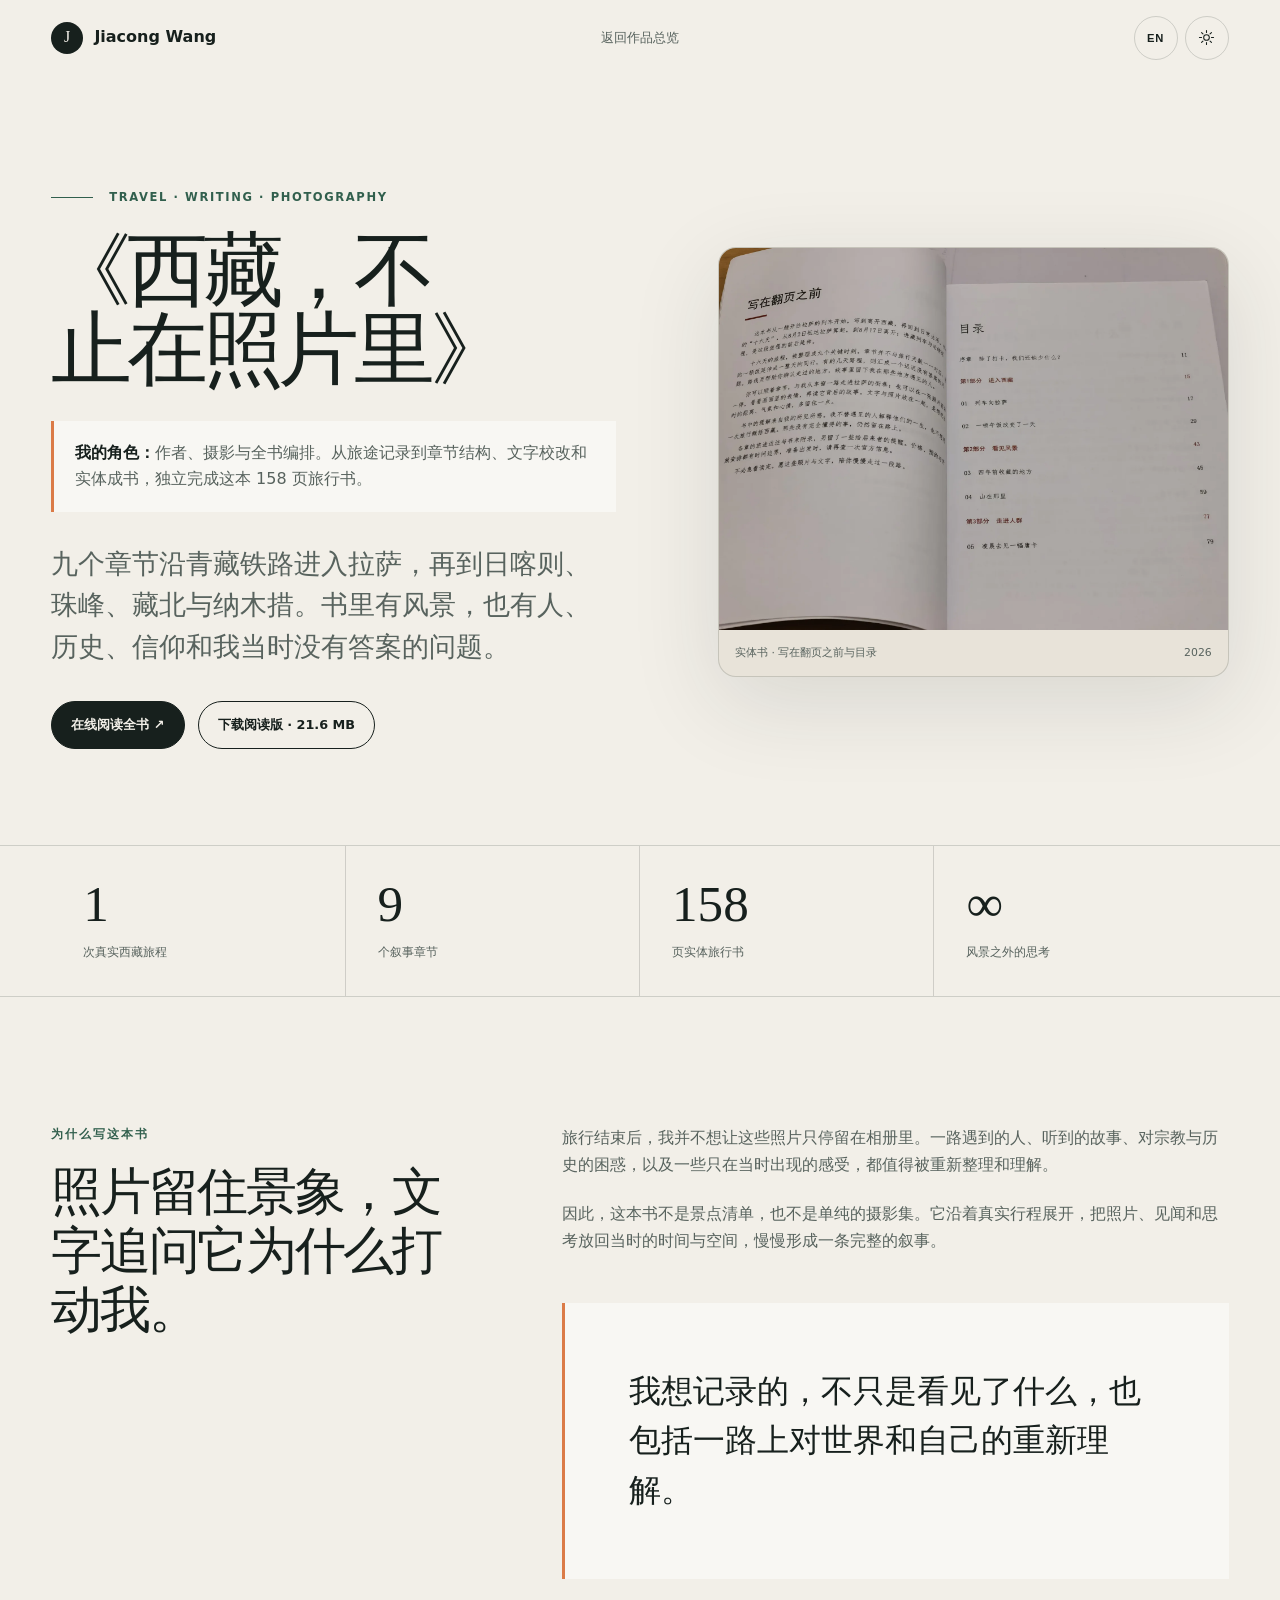
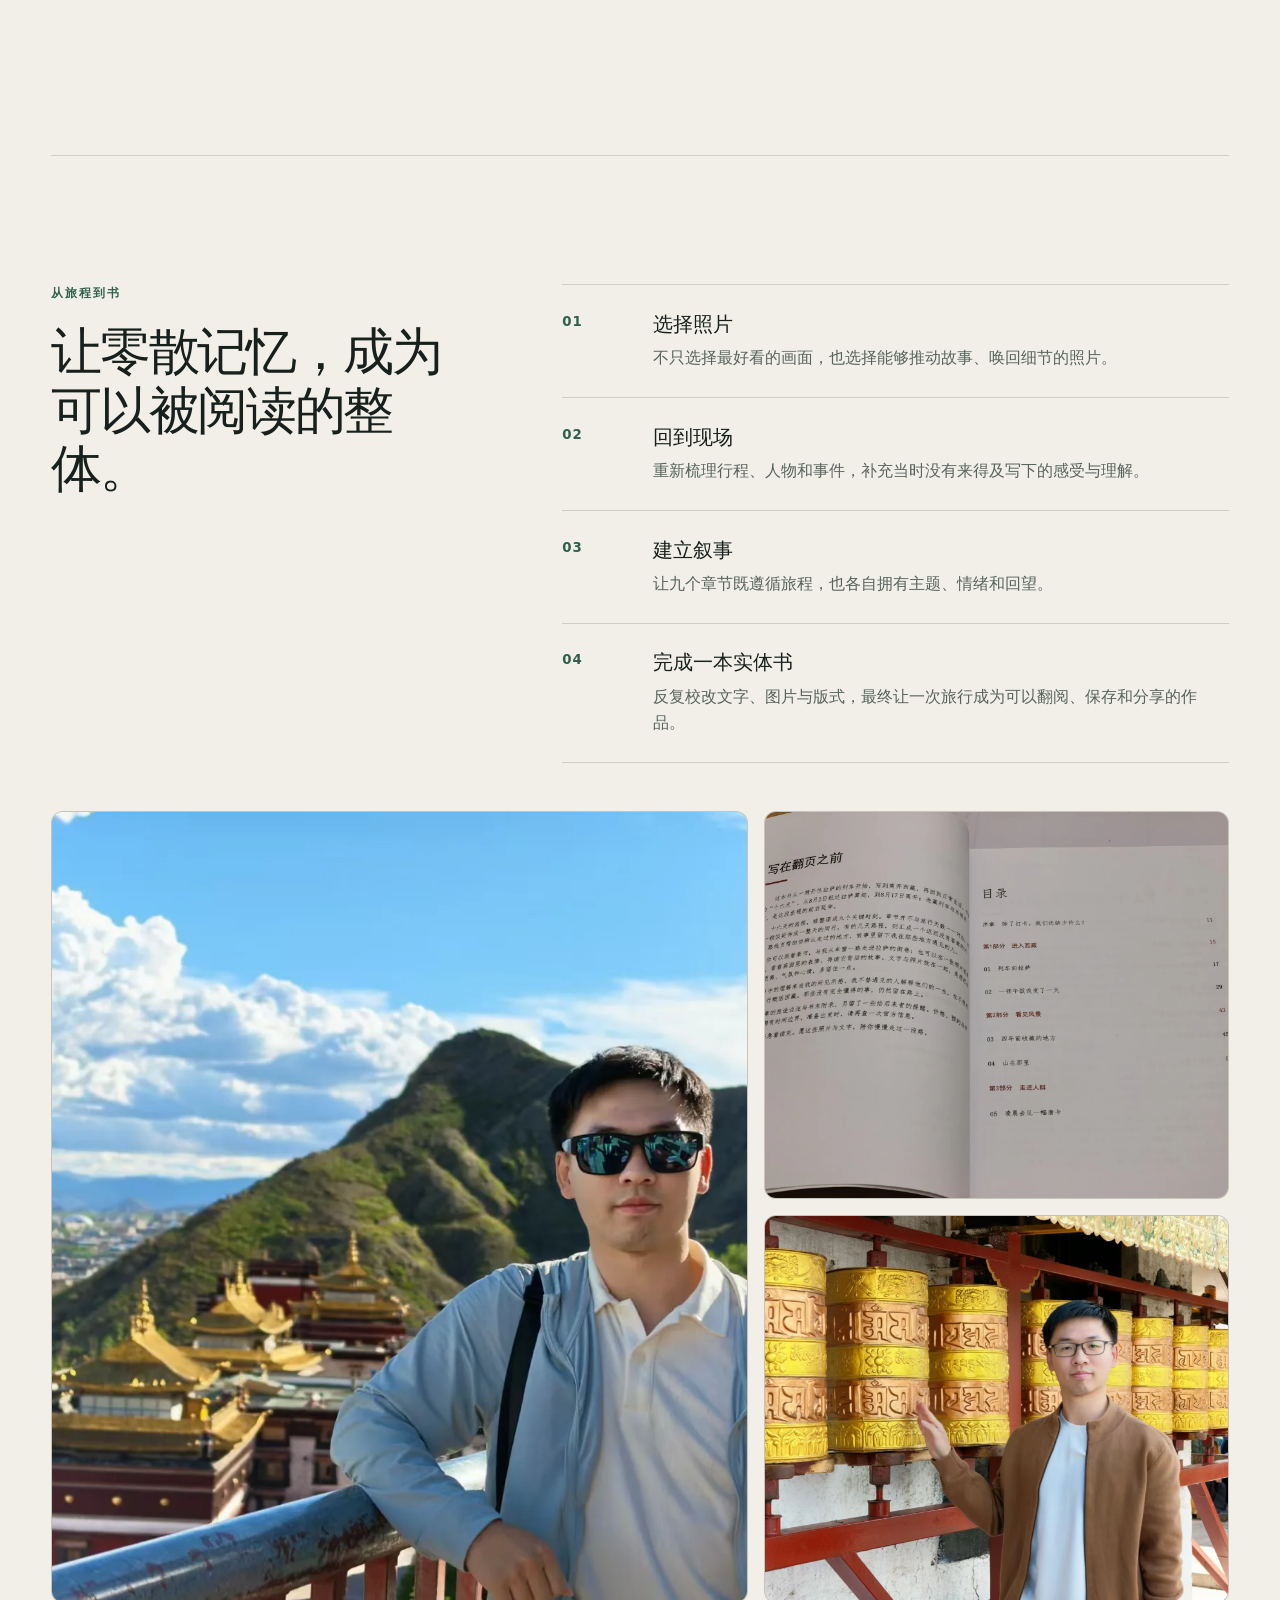
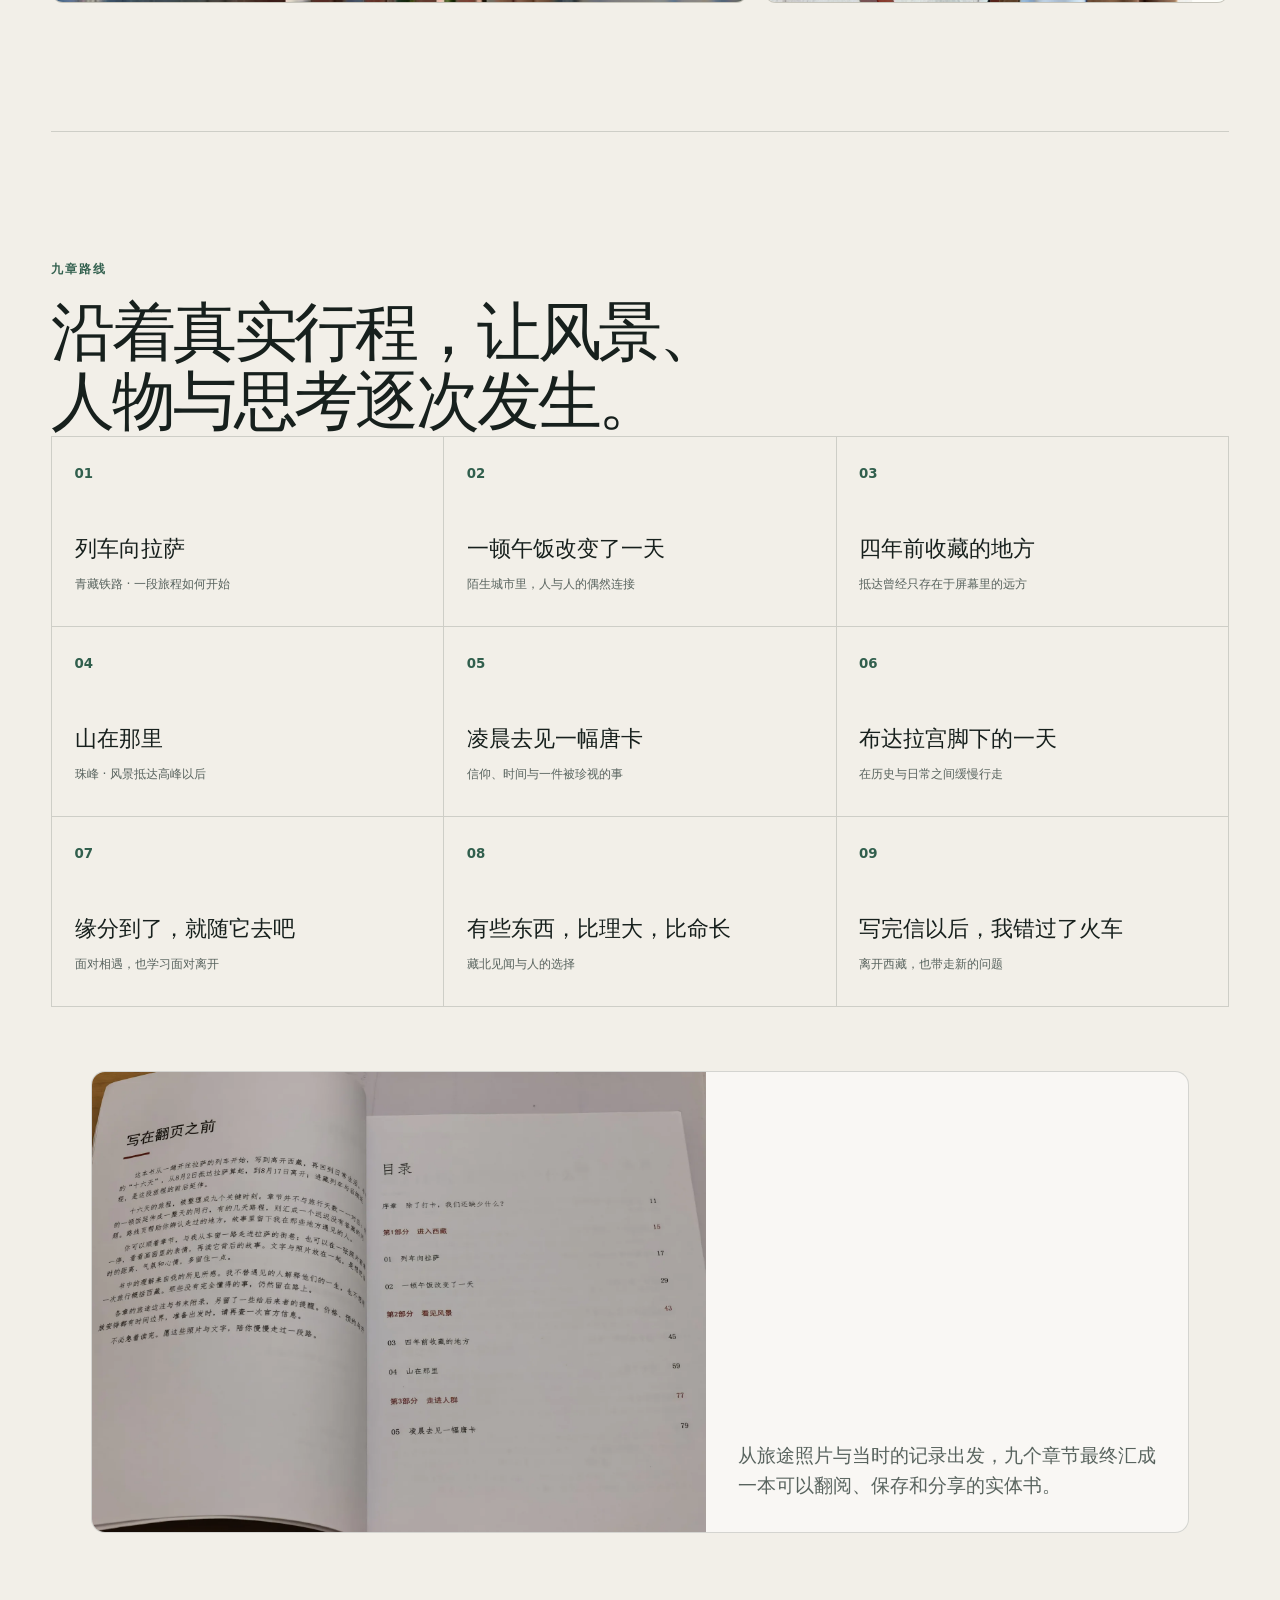
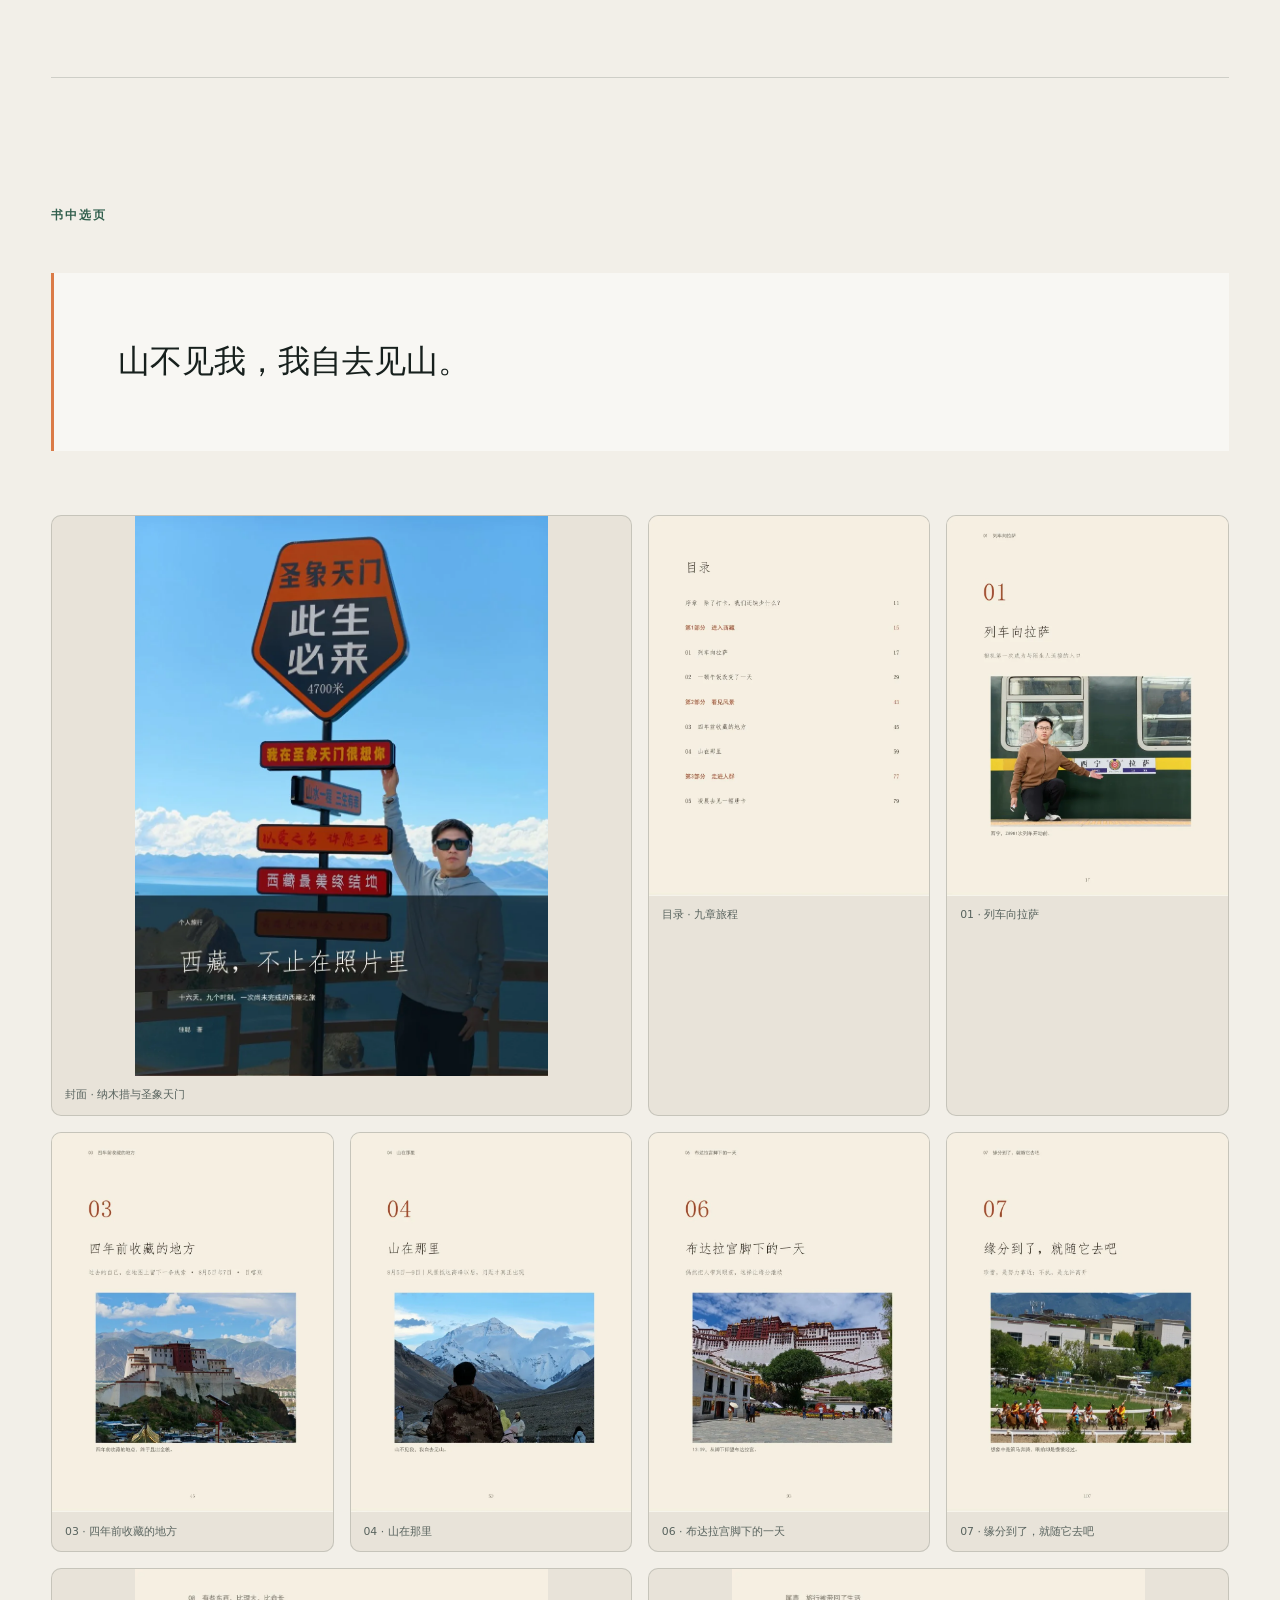
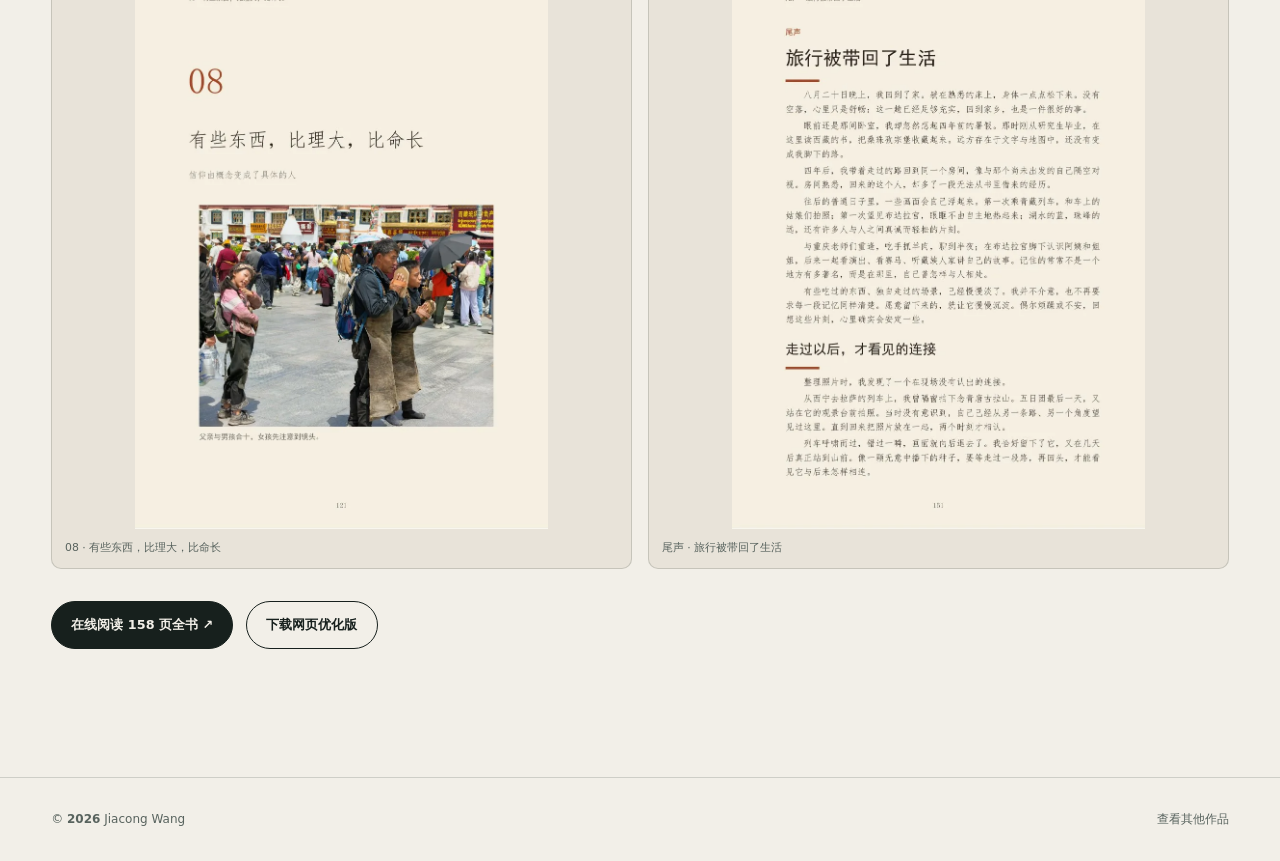
<file: works/tibet.html>
<!doctype html>
<html lang="zh-CN" data-theme="paper">
<head>
  <meta charset="utf-8">
  <meta name="viewport" content="width=device-width, initial-scale=1">
  <meta name="description" content="王佳聪的西藏旅行书《西藏，不止在照片里》：旅行、摄影、历史与个人思考。" data-description-zh="王佳聪的西藏旅行书《西藏，不止在照片里》：旅行、摄影、历史与个人思考。" data-description-en="Jiacong Wang’s travel book Tibet, Beyond the Photographs: travel, photography, history, and personal reflections.">
  <meta name="color-scheme" content="light dark">
  <title>《西藏，不止在照片里》｜王佳聪</title>
  <link rel="icon" type="image/svg+xml" href="../assets/favicon.svg">
  <link rel="stylesheet" href="../assets/styles.css?v=2.7.3"><link rel="stylesheet" href="../assets/project.css?v=2.7.5"><script src="../assets/site.js?v=2.7.4" defer></script>
</head>
<body class="project-page project-v26 tibet-project" data-title-zh="《西藏，不止在照片里》｜王佳聪" data-title-en="Tibet, Beyond the Photographs — Jiacong Wang">
  <a class="skip" href="#main">跳到正文</a>
  <header class="header project-header" data-header><a class="brand" href="../index.html"><b>J</b><span>Jiacong Wang</span></a><a class="project-back" href="index.html" data-zh="返回作品总览" data-en="All work">返回作品总览</a><div class="header-actions"><button class="lang" data-lang aria-label="切换为英文">EN</button><button class="theme" data-theme-toggle aria-label="切换深色模式"><svg viewBox="0 0 24 24" aria-hidden="true"><circle cx="12" cy="12" r="4"/><path d="M12 2v3m0 14v3M2 12h3m14 0h3M5 5l2 2m10 10 2 2m0-14-2 2M7 17l-2 2"/></svg></button></div></header>
  <main id="main">
    <section class="project-hero project-hero-v26 shell"><div class="reveal"><p class="project-eyebrow"><span></span>TRAVEL · WRITING · PHOTOGRAPHY</p><h1>《<span data-zh="西藏，不止在照片里" data-en="Tibet, Beyond the Photographs">西藏，不止在照片里</span>》</h1><p class="role-statement"><b data-zh="我的角色：" data-en="My role: ">我的角色：</b><span data-zh="作者、摄影与全书编排。从旅途记录到章节结构、文字校改和实体成书，独立完成这本 158 页旅行书。" data-en="I independently wrote, photographed, and designed this 158-page travel book, carrying it from travel notes and chapter structure through revision and physical production.">作者、摄影与全书编排。从旅途记录到章节结构、文字校改和实体成书，独立完成这本 158 页旅行书。</span></p><p class="project-lead" data-zh="九个章节沿青藏铁路进入拉萨，再到日喀则、珠峰、藏北与纳木措。书里有风景，也有人、历史、信仰和我当时没有答案的问题。" data-en="Nine chapters follow the Qinghai–Tibet Railway into Lhasa, then Shigatse, Everest, northern Tibet, and Namtso. The book holds scenery, people, history, belief, and questions I could not yet answer.">九个章节沿青藏铁路进入拉萨，再到日喀则、珠峰、藏北与纳木措。书里有风景，也有人、历史、信仰和我当时没有答案的问题。</p><div class="reading-actions"><a href="../assets/docs/tibet-beyond-photos-web-v26.pdf" target="_blank" rel="noreferrer" data-zh="在线阅读全书 ↗" data-en="Read the full book ↗">在线阅读全书 ↗</a><a href="../assets/docs/tibet-beyond-photos-web-v26.pdf" download data-zh="下载阅读版 · 21.6 MB" data-en="Download web edition · 21.6 MB">下载阅读版 · 21.6 MB</a></div></div><figure class="project-cover landscape reveal book-cover"><img src="../assets/media/tibet-book-physical-v26.webp" alt="《西藏，不止在照片里》实体书打开后的序言与目录" data-alt-zh="《西藏，不止在照片里》实体书打开后的序言与目录" data-alt-en="Preface and contents of the physical book Tibet, Beyond the Photographs" width="1800" height="1350"><figcaption><span data-zh="实体书 · 写在翻页之前与目录" data-en="Physical book · preface and contents">实体书 · 写在翻页之前与目录</span><span>2026</span></figcaption></figure></section>

    <section class="project-facts"><div class="fact-grid shell"><div class="fact reveal"><strong>1</strong><span data-zh="次真实西藏旅程" data-en="journey through Tibet">次真实西藏旅程</span></div><div class="fact reveal"><strong>9</strong><span data-zh="个叙事章节" data-en="narrative chapters">个叙事章节</span></div><div class="fact reveal"><strong>158</strong><span data-zh="页实体旅行书" data-en="pages in the physical book">页实体旅行书</span></div><div class="fact reveal"><strong>∞</strong><span data-zh="风景之外的思考" data-en="reflections beyond scenery">风景之外的思考</span></div></div></section>

    <section class="project-section shell" id="story"><div class="project-grid"><div class="reveal"><p class="kicker" data-zh="为什么写这本书" data-en="WHY THIS BOOK">为什么写这本书</p><h2 data-zh="照片留住景象，文字追问它为什么打动我。" data-en="Photographs hold the scene. Words ask why it moved me.">照片留住景象，文字追问它为什么打动我。</h2></div><div class="project-body reveal"><p data-zh="旅行结束后，我并不想让这些照片只停留在相册里。一路遇到的人、听到的故事、对宗教与历史的困惑，以及一些只在当时出现的感受，都值得被重新整理和理解。" data-en="After the journey, I did not want the photographs to remain only in an album. The people I met, the stories I heard, my questions about religion and history, and feelings that existed only in those moments deserved to be revisited and understood.">旅行结束后，我并不想让这些照片只停留在相册里。一路遇到的人、听到的故事、对宗教与历史的困惑，以及一些只在当时出现的感受，都值得被重新整理和理解。</p><p data-zh="因此，这本书不是景点清单，也不是单纯的摄影集。它沿着真实行程展开，把照片、见闻和思考放回当时的时间与空间，慢慢形成一条完整的叙事。" data-en="The book is neither a checklist of sights nor simply a photo collection. It follows the actual route, placing photographs, encounters, and reflections back into their time and place until they form a complete narrative.">因此，这本书不是景点清单，也不是单纯的摄影集。它沿着真实行程展开，把照片、见闻和思考放回当时的时间与空间，慢慢形成一条完整的叙事。</p><blockquote class="book-quote" data-zh="我想记录的，不只是看见了什么，也包括一路上对世界和自己的重新理解。" data-en="I wanted to record not only what I saw, but how the journey changed my understanding of the world and of myself.">我想记录的，不只是看见了什么，也包括一路上对世界和自己的重新理解。</blockquote></div></div></section>

    <section class="project-section shell"><div class="project-grid"><div class="reveal"><p class="kicker" data-zh="从旅程到书" data-en="FROM JOURNEY TO BOOK">从旅程到书</p><h2 data-zh="让零散记忆，成为可以被阅读的整体。" data-en="Turning scattered memories into a coherent work.">让零散记忆，成为可以被阅读的整体。</h2></div><div class="project-body reveal"><ol class="step-list"><li><small>01</small><div><b data-zh="选择照片" data-en="Select the photographs">选择照片</b><p data-zh="不只选择最好看的画面，也选择能够推动故事、唤回细节的照片。" data-en="Choosing not only the most beautiful images, but those that move the story and restore detail.">不只选择最好看的画面，也选择能够推动故事、唤回细节的照片。</p></div></li><li><small>02</small><div><b data-zh="回到现场" data-en="Return to the moment">回到现场</b><p data-zh="重新梳理行程、人物和事件，补充当时没有来得及写下的感受与理解。" data-en="Revisiting routes, people, and events while recovering thoughts that were not written down at the time.">重新梳理行程、人物和事件，补充当时没有来得及写下的感受与理解。</p></div></li><li><small>03</small><div><b data-zh="建立叙事" data-en="Build the narrative">建立叙事</b><p data-zh="让九个章节既遵循旅程，也各自拥有主题、情绪和回望。" data-en="Giving nine chapters a shared journey while allowing each its own theme, emotion, and reflection.">让九个章节既遵循旅程，也各自拥有主题、情绪和回望。</p></div></li><li><small>04</small><div><b data-zh="完成一本实体书" data-en="Complete a physical book">完成一本实体书</b><p data-zh="反复校改文字、图片与版式，最终让一次旅行成为可以翻阅、保存和分享的作品。" data-en="Revising text, images, and layout until a journey became a work that could be held, kept, and shared.">反复校改文字、图片与版式，最终让一次旅行成为可以翻阅、保存和分享的作品。</p></div></li></ol></div></div>
      <div class="media-grid reveal"><figure><img src="../assets/media/tibet-temple.webp" alt="扎什伦布寺与远山" data-alt-zh="扎什伦布寺与远山" data-alt-en="Tashilhunpo Monastery and distant mountains" width="1492" height="1122"><figcaption data-zh="日喀则 · 扎什伦布寺" data-en="Shigatse · Tashilhunpo Monastery">日喀则 · 扎什伦布寺</figcaption></figure><figure><img src="../assets/media/tibet-book-toc.webp" alt="《西藏，不止在照片里》实体书目录" data-alt-zh="《西藏，不止在照片里》实体书目录" data-alt-en="Contents of the physical book Tibet, Beyond the Photographs" width="1600" height="1200"><figcaption data-zh="九章目录 · 旅程的叙事骨架" data-en="Nine chapters · the narrative structure">九章目录 · 旅程的叙事骨架</figcaption></figure><figure><img src="../assets/media/tibet-hero.webp" alt="拉萨八廓街旅行照片" data-alt-zh="拉萨八廓街旅行照片" data-alt-en="Travel photograph of Barkhor Street in Lhasa" width="1704" height="1280"><figcaption data-zh="拉萨 · 八廓街" data-en="Lhasa · Barkhor Street">拉萨 · 八廓街</figcaption></figure></div>
    </section>
    <section class="project-section shell"><div class="project-section-heading"><p class="kicker" data-zh="九章路线" data-en="NINE-CHAPTER ROUTE">九章路线</p><h2 data-zh="沿着真实行程，让风景、人物与思考逐次发生。" data-en="Following the real route so places, people, and reflection unfold together.">沿着真实行程，让风景、人物与思考逐次发生。</h2></div><div class="book-route"><article><small>01</small><h3 data-zh="列车向拉萨" data-en="The train to Lhasa">列车向拉萨</h3><p data-zh="青藏铁路 · 一段旅程如何开始" data-en="Qinghai–Tibet Railway · how a journey begins">青藏铁路 · 一段旅程如何开始</p></article><article><small>02</small><h3 data-zh="一顿午饭改变了一天" data-en="A lunch that changed the day">一顿午饭改变了一天</h3><p data-zh="陌生城市里，人与人的偶然连接" data-en="Unexpected human connection in a new city">陌生城市里，人与人的偶然连接</p></article><article><small>03</small><h3 data-zh="四年前收藏的地方" data-en="A place saved four years ago">四年前收藏的地方</h3><p data-zh="抵达曾经只存在于屏幕里的远方" data-en="Arriving at a place once known only through a screen">抵达曾经只存在于屏幕里的远方</p></article><article><small>04</small><h3 data-zh="山在那里" data-en="The mountain is there">山在那里</h3><p data-zh="珠峰 · 风景抵达高峰以后" data-en="Everest · what appears beyond the view">珠峰 · 风景抵达高峰以后</p></article><article><small>05</small><h3 data-zh="凌晨去见一幅唐卡" data-en="Seeing a thangka before dawn">凌晨去见一幅唐卡</h3><p data-zh="信仰、时间与一件被珍视的事" data-en="Belief, time, and something deeply treasured">信仰、时间与一件被珍视的事</p></article><article><small>06</small><h3 data-zh="布达拉宫脚下的一天" data-en="A day beneath the Potala Palace">布达拉宫脚下的一天</h3><p data-zh="在历史与日常之间缓慢行走" data-en="Walking slowly between history and daily life">在历史与日常之间缓慢行走</p></article><article><small>07</small><h3 data-zh="缘分到了，就随它去吧" data-en="When fate arrives, let it unfold">缘分到了，就随它去吧</h3><p data-zh="面对相遇，也学习面对离开" data-en="Meeting, and learning to leave">面对相遇，也学习面对离开</p></article><article><small>08</small><h3 data-zh="有些东西，比理大，比命长" data-en="Some things matter more than reason and outlast a lifetime">有些东西，比理大，比命长</h3><p data-zh="藏北见闻与人的选择" data-en="Northern Tibet and the choices people make">藏北见闻与人的选择</p></article><article><small>09</small><h3 data-zh="写完信以后，我错过了火车" data-en="After writing the letter, I missed the train">写完信以后，我错过了火车</h3><p data-zh="离开西藏，也带走新的问题" data-en="Leaving Tibet with new questions">离开西藏，也带走新的问题</p></article></div><figure class="book-physical"><img src="../assets/media/tibet-book-physical-v26.webp" alt="实体书打开后的序言与目录" data-alt-zh="实体书打开后的序言与目录" data-alt-en="Preface and contents of the physical book Tibet, Beyond the Photographs"><figcaption data-zh="从旅途照片与当时的记录出发，九个章节最终汇成一本可以翻阅、保存和分享的实体书。" data-en="Photographs and notes from the journey became nine chapters and, finally, a physical book that can be held, kept, and shared.">从旅途照片与当时的记录出发，九个章节最终汇成一本可以翻阅、保存和分享的实体书。</figcaption></figure></section>
    <section class="project-section shell"><div class="project-section-heading"><p class="kicker" data-zh="书中选页" data-en="SELECTED PAGES">书中选页</p></div><blockquote class="book-quote" data-zh="山不见我，我自去见山。" data-en="If the mountain does not come to me, I will go to the mountain.">山不见我，我自去见山。</blockquote><div class="book-preview-grid"><figure><img src="../assets/media/tibet-page-001-v26.webp" alt="《西藏，不止在照片里》封面" data-alt-zh="《西藏，不止在照片里》封面" data-alt-en="Cover of Tibet, Beyond the Photographs"><figcaption data-zh="封面 · 纳木措与圣象天门" data-en="Cover · Namtso and the Sacred Elephant Gate">封面 · 纳木措与圣象天门</figcaption></figure><figure><img src="../assets/media/tibet-page-009-v26.webp" alt="全书目录" data-alt-zh="全书目录" data-alt-en="Book contents"><figcaption data-zh="目录 · 九章旅程" data-en="Contents · a nine-chapter journey">目录 · 九章旅程</figcaption></figure><figure><img src="../assets/media/tibet-page-017-v26.webp" alt="第一章列车向拉萨" data-alt-zh="第一章列车向拉萨" data-alt-en="Chapter 1: The train to Lhasa"><figcaption data-zh="01 · 列车向拉萨" data-en="01 · The train to Lhasa">01 · 列车向拉萨</figcaption></figure><figure><img src="../assets/media/tibet-page-045-v26.webp" alt="第三章四年前收藏的地方" data-alt-zh="第三章四年前收藏的地方" data-alt-en="Chapter 3: A place saved four years ago"><figcaption data-zh="03 · 四年前收藏的地方" data-en="03 · A place saved four years ago">03 · 四年前收藏的地方</figcaption></figure><figure><img src="../assets/media/tibet-page-059-v26.webp" alt="第四章山在那里" data-alt-zh="第四章山在那里" data-alt-en="Chapter 4: The mountain is there"><figcaption data-zh="04 · 山在那里" data-en="04 · The mountain is there">04 · 山在那里</figcaption></figure><figure><img src="../assets/media/tibet-page-093-v26.webp" alt="第六章布达拉宫脚下的一天" data-alt-zh="第六章布达拉宫脚下的一天" data-alt-en="Chapter 6: A day beneath the Potala Palace"><figcaption data-zh="06 · 布达拉宫脚下的一天" data-en="06 · A day beneath the Potala Palace">06 · 布达拉宫脚下的一天</figcaption></figure><figure><img src="../assets/media/tibet-page-107-v26.webp" alt="第七章缘分到了就随它去吧" data-alt-zh="第七章缘分到了就随它去吧" data-alt-en="Chapter 7: When fate arrives, let it unfold"><figcaption data-zh="07 · 缘分到了，就随它去吧" data-en="07 · When fate arrives, let it unfold">07 · 缘分到了，就随它去吧</figcaption></figure><figure><img src="../assets/media/tibet-page-121-v26.webp" alt="第八章有些东西比理大比命长" data-alt-zh="第八章有些东西比理大比命长" data-alt-en="Chapter 8: Some things matter more than reason and outlast a lifetime"><figcaption data-zh="08 · 有些东西，比理大，比命长" data-en="08 · Some things matter more than reason and outlast a lifetime">08 · 有些东西，比理大，比命长</figcaption></figure><figure><img src="../assets/media/tibet-page-151-v26.webp" alt="尾声旅行被带回了生活" data-alt-zh="尾声旅行被带回了生活" data-alt-en="Epilogue: bringing the journey home"><figcaption data-zh="尾声 · 旅行被带回了生活" data-en="Epilogue · bringing the journey home">尾声 · 旅行被带回了生活</figcaption></figure></div><div class="reading-actions"><a href="../assets/docs/tibet-beyond-photos-web-v26.pdf" target="_blank" rel="noreferrer" data-zh="在线阅读 158 页全书 ↗" data-en="Read all 158 pages ↗">在线阅读 158 页全书 ↗</a><a href="../assets/docs/tibet-beyond-photos-web-v26.pdf" download data-zh="下载网页优化版" data-en="Download the web edition">下载网页优化版</a></div></section>
  </main>
  <footer class="project-footer"><span>© <b data-year></b> Jiacong Wang</span><a href="index.html" data-zh="查看其他作品" data-en="View other work">查看其他作品</a></footer>
</body>
</html>
</file>
<file: assets/styles.css>
:root{--paper:#f2efe8;--soft:#e8e3d9;--ink:#17201d;--muted:#58635e;--line:rgba(23,32,29,.16);--panel:rgba(255,255,255,.5);--green:#315f4d;--orange:#db7b47;--shadow:0 25px 90px rgba(32,45,39,.12);--serif:"Iowan Old Style","Palatino Linotype","Source Han Serif SC","Songti SC",serif;--sans:Inter,ui-sans-serif,system-ui,-apple-system,"Segoe UI","PingFang SC","Microsoft YaHei",sans-serif}
html[data-theme="night"]{--paper:#101512;--soft:#171e1a;--ink:#eef2ed;--muted:#a8b2ab;--line:rgba(238,242,237,.16);--panel:rgba(255,255,255,.045);--green:#88bfa3;--orange:#ef9a68;--shadow:0 25px 90px rgba(0,0,0,.32)}
*{box-sizing:border-box}html{scroll-behavior:smooth;background:var(--paper)}body{margin:0;overflow-x:hidden;color:var(--ink);background:radial-gradient(circle at 8% 2%,rgba(219,123,71,.09),transparent 25rem),radial-gradient(circle at 94% 22%,rgba(76,120,148,.1),transparent 28rem),var(--paper);font:16px/1.65 var(--sans);transition:color .25s,background .25s}body:before{position:fixed;inset:0;z-index:-1;background-image:linear-gradient(rgba(30,40,36,.025) 1px,transparent 1px),linear-gradient(90deg,rgba(30,40,36,.025) 1px,transparent 1px);background-size:34px 34px;content:""}a{color:inherit}.skip{position:fixed;top:-100px;left:1rem;z-index:200;padding:.7rem 1rem;border-radius:2rem;color:var(--paper);background:var(--ink)}.skip:focus{top:1rem}.shell{width:min(1180px,92vw);margin:auto}
.header{position:fixed;top:0;left:0;z-index:100;display:grid;grid-template-columns:1fr auto 1fr;align-items:center;width:100%;height:76px;padding:0 4vw;border-bottom:1px solid transparent;transition:.22s}.header.scrolled{height:64px;border-color:var(--line);background:color-mix(in srgb,var(--paper) 88%,transparent);backdrop-filter:blur(18px)}.brand{display:flex;gap:.7rem;align-items:center;justify-self:start;text-decoration:none;font-weight:650}.brand b{display:grid;width:32px;height:32px;place-items:center;border-radius:50%;color:var(--paper);background:var(--ink);font-family:var(--serif);font-weight:500}.header nav{display:flex;gap:clamp(1rem,2.6vw,2.5rem)}.header nav a{position:relative;color:var(--muted);font-size:.86rem;text-decoration:none}.header nav a:after{position:absolute;right:0;bottom:-.35rem;left:0;height:1px;background:var(--ink);content:"";transform:scaleX(0);transform-origin:right;transition:.18s}.header nav a:hover:after{transform:scaleX(1);transform-origin:left}.header-actions{display:flex;gap:.45rem;justify-self:end}.header button{display:grid;height:38px;place-items:center;border:1px solid var(--line);border-radius:3rem;color:inherit;background:transparent;cursor:pointer}.header button:hover{border-color:var(--ink);background:var(--panel)}.lang{min-width:44px;padding:0 .7rem;font-size:.7rem;font-weight:750;letter-spacing:.08em}.theme{width:38px;padding:0}.theme svg{width:17px;fill:none;stroke:currentColor;stroke-linecap:round;stroke-width:1.5}
.hero{display:grid;grid-template-columns:minmax(0,1.14fr) minmax(340px,.86fr);gap:clamp(2rem,7vw,8rem);align-items:center;min-height:100svh;padding:8rem 0 5rem}.kicker{margin:0 0 1.2rem;color:var(--green);font-size:.72rem;font-weight:760;letter-spacing:.17em;text-transform:uppercase}.hero h1{margin:0;font:500 clamp(2.3rem,5.15vw,5.45rem)/.99 var(--serif);letter-spacing:-.065em}.hero h1 span{display:block}.hero h1 strong{display:block;margin-top:.15em;font-weight:500}.hero h1 i{color:var(--orange);font-style:normal}.statement{max-width:760px;margin:2rem 0 0;font:500 clamp(1.4rem,2.55vw,2.25rem)/1.42 var(--serif)}.bio{max-width:670px;margin:1.4rem 0 0;color:var(--muted)}.actions{display:flex;flex-wrap:wrap;gap:.8rem;margin-top:2.1rem}.button{display:inline-flex;gap:1.3rem;align-items:center;min-height:48px;padding:0 1.3rem;border:1px solid var(--ink);border-radius:3rem;font-size:.88rem;font-weight:680;text-decoration:none;transition:.18s}.button:hover{color:var(--paper);background:var(--ink);transform:translateY(-2px)}.button.primary{color:var(--paper);background:var(--ink)}
.portrait{position:relative;z-index:2;width:min(350px,78vw);margin:0;overflow:hidden;border:1px solid var(--line);border-radius:180px 180px 20px 20px;background:var(--panel);box-shadow:var(--shadow);transform:rotate(1.6deg);transition:.3s}.portrait:hover{transform:rotate(0) translateY(-4px)}.portrait figcaption{display:flex;gap:.7rem;align-items:center;min-height:68px;padding:.8rem 1.1rem;color:var(--muted);font-size:.74rem;line-height:1.45}.portrait figcaption i{flex:none;width:8px;height:8px;border-radius:50%;background:#62a17f;box-shadow:0 0 0 6px rgba(98,161,127,.15)}
.proof{display:grid;grid-template-columns:repeat(4,1fr);border-top:1px solid var(--line);border-bottom:1px solid var(--line)}.proof>div{display:flex;min-height:145px;padding:2rem 3vw;flex-direction:column;justify-content:center;border-right:1px solid var(--line)}.proof>div:last-child{border:0}.proof strong{font:500 clamp(2.3rem,4vw,4rem)/1 var(--serif)}.proof strong small{font-size:.42em}.proof span{margin-top:.7rem;color:var(--muted);font-size:.78rem}
.manifesto{display:grid;grid-template-columns:1fr 1fr;gap:clamp(3rem,8vw,9rem);padding:10rem 0}.manifesto h2,.section-head h2,.ideas h2,.about h2{margin:0;font:500 clamp(2.05rem,4.1vw,4.35rem)/1.16 var(--serif);letter-spacing:-.045em}.manifesto-copy>p:last-child{max-width:620px;margin-top:1.8rem;color:var(--muted);font-size:1.04rem}.principles{display:grid;grid-template-columns:1fr 1fr;border-top:1px solid var(--line);border-left:1px solid var(--line)}.principles div{display:flex;min-height:150px;padding:1.2rem;flex-direction:column;justify-content:space-between;border-right:1px solid var(--line);border-bottom:1px solid var(--line)}.principles small{color:var(--muted)}.principles b{font:500 1.3rem var(--serif)}
.works,.journey,.now{padding:8rem 0}.section-head{display:grid;grid-template-columns:1.2fr .8fr;gap:3rem;align-items:end;margin-bottom:3rem}.section-head>p{margin:0 0 .5rem;color:var(--muted)}.work-grid{display:grid;grid-template-columns:1fr 1fr;border-top:1px solid var(--line);border-left:1px solid var(--line)}.work{display:grid;grid-template-rows:auto 1fr;min-height:0;border-right:1px solid var(--line);border-bottom:1px solid var(--line);background:color-mix(in srgb,var(--panel) 56%,transparent);transition:.22s}.work:hover{background:var(--panel)}.work-art{position:relative;min-height:0;overflow:hidden;border-bottom:1px solid var(--line)}.work-art>span{position:absolute;bottom:1rem;left:1rem;font-size:.56rem;font-weight:750;letter-spacing:.13em;opacity:.6}.work-copy{display:flex;min-height:390px;padding:clamp(1.5rem,3vw,2.5rem);flex-direction:column}.work-copy>small{display:flex;justify-content:space-between;color:var(--muted);font-size:.66rem;letter-spacing:.06em}.work-copy h3{margin:2rem 0 1rem;font:500 clamp(1.5rem,2.2vw,2.15rem)/1.27 var(--serif)}.work-copy p{margin:0;color:var(--muted);font-size:.88rem}.work-copy ul{display:flex;flex-wrap:wrap;gap:.4rem;padding:0;margin:1.5rem 0;list-style:none}.work-copy li{padding:.22rem .5rem;border:1px solid var(--line);border-radius:2rem;color:var(--muted);font-size:.59rem}.work-copy>a,.work-copy>em{align-self:flex-start;margin-top:auto;padding-top:1rem;border-bottom:1px solid currentColor;color:var(--green);font-size:.78rem;font-style:normal;font-weight:700;text-decoration:none}.work-copy>em{border-bottom-style:dotted;color:var(--muted)}
.research{background:linear-gradient(145deg,#d6e4dc,#8fafa0)}.research i{position:absolute;border:1px solid rgba(21,44,34,.4);border-radius:50%;background:rgba(255,255,255,.2)}.research i:after{position:absolute;top:28%;left:28%;width:20%;height:20%;border-radius:50%;background:rgba(30,76,56,.48);content:""}.research i:nth-child(1){top:19%;left:18%;width:82px;height:82px}.research i:nth-child(2){top:47%;right:12%;width:118px;height:118px}.research i:nth-child(3){bottom:14%;left:17%;width:42px;height:42px}.industry{background:linear-gradient(155deg,#1b2b34,#416779)}.industry>span{color:rgba(255,255,255,.7)}.screen{position:absolute;top:20%;left:17%;width:66%;height:36%;border:1px solid rgba(255,255,255,.53);border-radius:5px;background:rgba(255,255,255,.05);box-shadow:inset 0 0 0 6px rgba(255,255,255,.04)}.book{background:linear-gradient(#d9b178 0%,#e9c995 42%,#586b68 43%,#263c39)}.mountain{position:absolute;right:-15%;bottom:22%;left:-15%;height:53%;background:#314744;clip-path:polygon(0 100%,0 79%,21% 45%,34% 66%,58% 19%,72% 54%,85% 32%,100% 70%,100% 100%)}.book>b{position:absolute;top:1.2rem;left:1.2rem;color:#263733;font:500 .78rem/1.5 var(--serif);letter-spacing:.16em}.book>b span{font-size:1.25rem;letter-spacing:0}.book>span{color:rgba(255,255,255,.68)}.education{background:linear-gradient(145deg,#efe3cb,#c9ae78)}.education i{position:absolute;display:grid;width:66px;height:66px;place-items:center;border:1px solid rgba(64,46,22,.34);border-radius:8px;color:#46361f;background:rgba(255,255,255,.28);font:2rem var(--serif)}.education i:nth-child(1){top:17%;left:14%;transform:rotate(-7deg)}.education i:nth-child(2){top:39%;right:13%;transform:rotate(5deg)}.education i:nth-child(3){bottom:17%;left:27%;transform:rotate(2deg)}
.journey{border-top:1px solid var(--line)}.timeline{padding:0;margin:4rem 0 0;border-top:1px solid var(--line);list-style:none}.timeline li{position:relative;display:grid;grid-template-columns:.33fr .67fr;min-height:170px;border-bottom:1px solid var(--line)}.timeline li:before{position:absolute;top:-5px;left:calc(33% - 5px);width:9px;height:9px;border:1px solid var(--ink);border-radius:50%;background:var(--paper);content:""}.timeline .current:before{border-color:var(--orange);background:var(--orange)}.timeline time{padding:2rem 2rem 2rem 0;color:var(--green);font:1.35rem var(--serif)}.timeline div{padding:2rem 0 2rem 3rem;border-left:1px solid var(--line)}.timeline h3{margin:0 0 .6rem;font:500 1.52rem var(--serif)}.timeline p{max-width:690px;margin:0;color:var(--muted)}
.ideas{padding:5rem 0}.ideas-panel{display:grid;grid-template-columns:1.15fr .85fr;gap:5rem;padding:clamp(2.2rem,6vw,6rem);border-radius:22px;color:#eef2ec;background:radial-gradient(circle at 83% 16%,rgba(219,123,71,.28),transparent 16rem),#19352b;box-shadow:var(--shadow)}.ideas .kicker{color:#9bc9b3}.ideas-panel>div>p:last-child{max-width:630px;margin:1.8rem 0 0;color:rgba(238,242,236,.68)}.ideas blockquote{display:flex;padding:2rem;margin:0;align-items:flex-end;border:1px solid rgba(255,255,255,.17);border-radius:16px;background:rgba(255,255,255,.05);font:1.32rem/1.6 var(--serif)}
.now-grid{display:grid;grid-template-columns:repeat(3,1fr);border-top:1px solid var(--line);border-left:1px solid var(--line)}.now-grid article{min-height:300px;padding:2rem;border-right:1px solid var(--line);border-bottom:1px solid var(--line)}.now-grid small{color:var(--muted)}.now-grid h3{margin:6rem 0 1rem;font:500 1.62rem var(--serif)}.now-grid p{margin:0;color:var(--muted);font-size:.88rem}
.about{padding:5rem 0 7rem}.about-card{display:grid;grid-template-columns:1.15fr .85fr;gap:5rem;padding:clamp(2rem,5vw,5rem);border-top:1px solid var(--ink);border-bottom:1px solid var(--ink)}.about-card>div:nth-child(2){display:flex;flex-direction:column;justify-content:space-between}.about-card>div>p{margin:0;color:var(--muted)}.about-card footer{display:flex;gap:1rem;align-items:center;justify-content:space-between;margin-top:3rem;color:var(--muted);font-size:.82rem}.about-card footer a{color:var(--ink);text-decoration:none}.site-footer{display:flex;justify-content:space-between;padding:2rem 4vw;border-top:1px solid var(--line);color:var(--muted);font-size:.72rem}.site-footer b{font-weight:inherit}
.photo-art{margin:0;background:#d8d8d3}.photo-art img{display:block;width:100%;height:auto}.photo-art figcaption{position:absolute;right:1rem;bottom:1rem;left:1rem;padding:.65rem .75rem;border:1px solid rgba(255,255,255,.24);border-radius:8px;color:#fff;background:rgba(15,23,20,.6);font-size:.56rem;font-weight:750;letter-spacing:.13em;backdrop-filter:blur(8px)}.industry{background:linear-gradient(145deg,#152c35,#315f6d)}.education{background:linear-gradient(145deg,#715832,#bd8d49)}
.mail{border-bottom:1px solid currentColor;font-weight:680}
.hero-portrait-card{justify-self:end;width:min(100%,560px);margin:0;overflow:hidden;border:1px solid var(--line);border-radius:10px;background:var(--soft);box-shadow:var(--shadow)}.hero-portrait-card img{display:block;width:100%;height:auto}.section-intro{display:flex;align-items:flex-start;flex-direction:column}.section-intro p{margin:0 0 1.4rem;color:var(--muted)}.section-link{display:inline-flex;min-height:44px;padding:0 1.1rem;align-items:center;border:1px solid var(--ink);border-radius:3rem;font-size:.78rem;font-weight:720;text-decoration:none}.section-link:hover{color:var(--paper);background:var(--ink)}.work-link{color:inherit;text-decoration:none}.work-link:hover{border-color:color-mix(in srgb,var(--green) 48%,var(--line));box-shadow:0 18px 50px rgba(32,45,39,.1)}.work-link.reveal.visible:hover{transform:translateY(-3px)}.work-link:focus-visible{outline:3px solid color-mix(in srgb,var(--orange) 55%,transparent);outline-offset:3px}.work-result{display:block;margin:1.5rem 0;color:var(--ink);font-size:.74rem;line-height:1.55}.work-cta{display:inline-flex;align-self:flex-start;min-height:42px;margin-top:auto;padding:0 1rem;align-items:center;border:1px solid var(--ink);border-radius:3rem;color:var(--ink);font-size:.76rem;font-weight:720}.work-link:hover .work-cta{color:var(--paper);background:var(--ink)}
.reveal{opacity:0;transform:translateY(22px);transition:opacity .7s cubic-bezier(.2,.65,.3,1),transform .7s cubic-bezier(.2,.65,.3,1)}.reveal.visible{opacity:1;transform:none}@keyframes spin{to{transform:rotate(360deg)}}
@media(max-width:980px){.header{grid-template-columns:1fr auto}.header nav{display:none}.hero{grid-template-columns:1fr;padding-top:9rem}.proof{grid-template-columns:1fr 1fr}.proof>div:nth-child(2){border-right:0}.proof>div:nth-child(-n+2){border-bottom:1px solid var(--line)}.manifesto,.ideas-panel,.about-card{grid-template-columns:1fr;gap:3rem}.work-grid{grid-template-columns:1fr}.section-head{grid-template-columns:1fr;gap:1.5rem}.now-grid{grid-template-columns:1fr}.now-grid article{min-height:230px}.now-grid h3{margin-top:3rem}}
@media(max-width:640px){.header{height:64px;padding:0 5vw}.brand span{display:none}.hero{min-height:auto;padding:7rem 0 3rem}.hero h1{font-size:clamp(2.5rem,13vw,4.2rem)}.statement{font-size:1.28rem}.proof>div{min-height:115px;padding:1.4rem 5vw}.manifesto,.works,.journey,.now{padding:6rem 0}.work{min-height:auto}.work-art{border-right:0;border-bottom:1px solid var(--line)}.work-copy{min-height:360px}.timeline li{grid-template-columns:.28fr .72fr}.timeline li:before{left:calc(28% - 5px)}.timeline time{padding-right:1rem;font-size:1rem}.timeline div{padding-left:1.3rem}.ideas{width:100%;padding:0}.ideas-panel{padding:4rem 5vw;border-radius:0}.about-card{padding-right:0;padding-left:0}.about-card footer{align-items:flex-start;flex-direction:column}.site-footer{gap:1rem;flex-direction:column}}
.mobile-name-break{display:none}
@media(max-width:640px){.header-actions{position:absolute;top:13px;right:5vw}.project-header .project-back{display:none}.hero h1{font-size:clamp(2.5rem,12vw,4.2rem)}.mobile-name-break{display:block}}
@media(max-width:980px){.hero-portrait-card{justify-self:center;width:min(620px,88vw);margin-top:1rem}.section-intro{max-width:650px}}
@media(max-width:640px){.hero-portrait-card{width:100%;margin-top:1.5rem;border-radius:8px}.work-copy{min-height:390px}.work-result{font-size:.72rem}.section-link{width:100%;justify-content:center}}
@media(prefers-reduced-motion:reduce){html{scroll-behavior:auto}*,*:before,*:after{animation-duration:.01ms!important;animation-iteration-count:1!important;transition-duration:.01ms!important}.reveal{opacity:1;transform:none}}

/* V2.3 — stronger hierarchy, readable images, and page-level navigation */
.ideas-panel-v23{grid-template-columns:minmax(0,1.06fr) minmax(320px,.94fr);gap:clamp(2.5rem,5vw,5rem);align-items:center}
.ideas-panel-v23 .ideas-copy>p{max-width:680px;margin:1.25rem 0 0;color:rgba(238,242,236,.72)}
.ideas-panel-v23 .light-link{margin-top:2rem;border-color:rgba(255,255,255,.5);color:#eef2ec}
.ideas-panel-v23 .light-link:hover{color:#19352b;background:#eef2ec}
.ideas-visual{margin:0;overflow:hidden;border:1px solid rgba(255,255,255,.18);border-radius:16px;background:rgba(255,255,255,.05)}
.ideas-visual img{display:block;width:100%;height:auto}
.ideas-visual figcaption{padding:.9rem 1rem;color:rgba(238,242,236,.65);font-size:.72rem}
.about-card-v23{grid-template-columns:160px minmax(300px,1.1fr) minmax(300px,.9fr);gap:clamp(2rem,4vw,4.5rem);align-items:center}
.about-card-v23 .about-portrait{display:block;width:100%;height:auto;border:1px solid var(--line);border-radius:18px;filter:saturate(.88)}
.about-card-v23 .about-title h2{font-size:clamp(2.2rem,3.5vw,3.8rem);line-height:1.18}
.about-card-v23 .about-copy{display:flex;min-height:230px;flex-direction:column;justify-content:space-between}
.about-card-v23 .about-copy>p{margin:0;color:var(--muted)}
.about-card-v23 .about-copy>.section-link{align-self:flex-start;margin-top:1.5rem}
.about-card-v23 footer{width:100%}
.hero-copy{min-width:0}.hero h1,.statement,.bio{overflow-wrap:anywhere}
@media(max-width:980px){.header{grid-template-columns:1fr auto;height:auto;min-height:76px;padding-top:.65rem;padding-bottom:.5rem}.header.scrolled{height:auto}.header nav{display:flex;grid-column:1/-1;gap:1.3rem;width:100%;padding:.45rem 0 .1rem;justify-content:flex-start;overflow-x:auto;scrollbar-width:none}.header nav::-webkit-scrollbar{display:none}.ideas-panel-v23{grid-template-columns:1fr}.ideas-visual{max-width:680px}.about-card-v23{grid-template-columns:140px 1fr}.about-card-v23 .about-copy{grid-column:1/-1;min-height:auto}.about-card-v23 .about-title h2{max-width:680px}}
@media(max-width:640px){.header-actions{position:static}.hero{padding-top:10rem}.about-card-v23{grid-template-columns:92px 1fr;gap:1.2rem}.about-card-v23 .about-title h2{font-size:clamp(1.85rem,9vw,2.75rem)}.ideas-panel-v23 .section-link{width:auto}.ideas-visual{order:-1}.about-card-v23 .about-copy>.section-link{width:auto}}

/* V2.4 — one work per row, full-width journey heading, and uncropped humanistic imagery */
.works-v24{width:min(1320px,94vw)}
.works-v24 .work-grid{display:grid;grid-template-columns:1fr;border-top:1px solid var(--line);border-left:1px solid var(--line)}
.works-v24 .work{display:grid;grid-template-columns:minmax(0,46%) minmax(0,54%);grid-template-rows:none;min-height:500px}
.works-v24 .work-art{display:flex;min-height:500px;align-items:center;justify-content:center;border-right:1px solid var(--line);border-bottom:0}
.works-v24 .photo-art img{width:100%;height:100%;object-fit:contain}
.works-v24 .work-copy{min-height:500px;padding:clamp(2rem,4.2vw,4.2rem)}
.works-v24 .work-copy h3{max-width:700px;margin:clamp(2rem,6vh,4rem) 0 1.15rem;font-size:clamp(1.85rem,3vw,3.25rem);line-height:1.2}
.works-v24 .work-copy p{max-width:700px;font-size:.96rem;line-height:1.75}
.works-v24 .work-result{margin:1.7rem 0;font-size:.78rem}
.journey-head-v24{grid-template-columns:1fr;align-items:start}
.journey-head-v24 h2{max-width:1120px}
.journey-head-v24 .section-intro{display:grid;grid-template-columns:minmax(0,760px) auto;gap:2rem;align-items:end;width:100%}
.journey-head-v24 .section-intro p{margin:0}
.ideas-panel-v23 .ideas-visual img{width:100%;height:auto;object-fit:contain;filter:brightness(1.01) saturate(.96)}
@media(max-width:980px){.works-v24 .work{grid-template-columns:1fr}.works-v24 .work-art{min-height:0;border-right:0;border-bottom:1px solid var(--line)}.works-v24 .photo-art img{width:100%;height:auto}.works-v24 .work-copy{min-height:430px}.journey-head-v24 .section-intro{grid-template-columns:1fr;align-items:start}.journey-head-v24 .section-link{justify-self:start;width:auto}}
@media(max-width:640px){.works-v24{width:92vw}.works-v24 .work-copy{min-height:410px;padding:1.6rem}.works-v24 .work-copy h3{margin:2rem 0 1rem;font-size:clamp(1.65rem,8vw,2.35rem)}.works-v24 .work-result{font-size:.7rem}.journey-head-v24 .section-link{width:100%}}

/* V2.5 — evidence-led imagery for the research and Huawei work cards */
.works-v25 .research-card-art img{object-fit:cover;object-position:50% 54%}
.works-v25 .huawei-card-art{background:#122a35}
.works-v25 .huawei-card-art img{object-fit:contain;background:#122a35}
.works-v25 .current-work-card-art{background:#25343a}
.works-v25 .current-work-card-art img{object-fit:cover;object-position:50% 50%;filter:saturate(.94) contrast(1.02)}
.works-v25 .current-work-card-art:after{position:absolute;inset:0;background:linear-gradient(180deg,transparent 58%,rgba(10,18,17,.16));content:"";pointer-events:none}
.works-v25 .current-work-card-art figcaption{z-index:1}
@media(max-width:980px){.works-v25 .research-card-art img,.works-v25 .huawei-card-art img{height:auto;object-fit:contain}}
</file>
<file: assets/project.css>
.project-page{background:var(--paper)}
.project-header .brand b{font-family:var(--serif)}
.project-back{color:var(--muted);font-size:.82rem;text-decoration:none}
.project-back:hover{color:var(--ink)}
.header nav .current-nav{color:var(--ink);font-weight:720}.header nav .current-nav:after{transform:scaleX(1)}
.project-hero{display:grid;grid-template-columns:minmax(0,1.05fr) minmax(340px,.95fr);gap:clamp(3rem,8vw,8rem);align-items:center;min-height:90svh;padding:9rem 0 5rem}
.project-eyebrow{display:flex;gap:1rem;align-items:center;margin-bottom:1.5rem;color:var(--green);font-size:.72rem;font-weight:760;letter-spacing:.14em;text-transform:uppercase}
.project-eyebrow span{width:42px;height:1px;background:currentColor}
.project-hero h1{max-width:760px;margin:0;font:500 clamp(2.8rem,6.3vw,6.4rem)/.98 var(--serif);letter-spacing:-.065em}
.project-lead{max-width:720px;margin:2rem 0 0;color:var(--muted);font:500 clamp(1.2rem,2.1vw,1.75rem)/1.55 var(--serif)}
.project-cover{position:relative;margin:0;overflow:hidden;border:1px solid var(--line);border-radius:18px;background:var(--soft);box-shadow:var(--shadow)}
.project-cover img{display:block;width:100%;aspect-ratio:4/5;object-fit:cover}
.project-cover.landscape img{aspect-ratio:4/3}
.project-cover.contain-media img{height:auto;aspect-ratio:auto;object-fit:contain}
.project-cover figcaption{display:flex;justify-content:space-between;padding:.9rem 1rem;color:var(--muted);font-size:.68rem}
.project-actions{display:flex;flex-wrap:wrap;gap:.7rem;margin-top:2rem}
.project-actions a{display:inline-flex;align-items:center;min-height:44px;padding:0 1rem;border:1px solid var(--line);border-radius:3rem;font-size:.78rem;font-weight:680;text-decoration:none}
.project-actions a:hover{border-color:var(--ink);background:var(--panel)}
.project-hero-wide{grid-template-columns:minmax(0,.82fr) minmax(480px,1.18fr);gap:clamp(2.5rem,6vw,6.5rem);align-items:start}
.project-hero-wide .project-hero-heading{grid-column:1/-1}
.project-hero-wide h1{max-width:1320px;font-size:clamp(3.5rem,6.4vw,6.8rem);line-height:.99;text-wrap:balance}
.project-hero-wide .project-hero-intro{align-self:center}
.project-hero-wide .project-lead{margin-top:0;font:500 clamp(1.08rem,1.55vw,1.4rem)/1.62 var(--serif)}
.project-hero-wide .project-cover{align-self:center}
.project-facts{border-top:1px solid var(--line);border-bottom:1px solid var(--line)}
.fact-grid{display:grid;grid-template-columns:repeat(4,1fr)}
.fact{min-height:150px;padding:2rem;border-right:1px solid var(--line)}
.fact:last-child{border:0}.fact strong{display:block;font:500 clamp(2.1rem,4vw,3.8rem)/1 var(--serif)}.fact span{display:block;margin-top:.8rem;color:var(--muted);font-size:.76rem}
.project-section{padding:8rem 0}
.project-section+.project-section{border-top:1px solid var(--line)}
.project-grid{display:grid;grid-template-columns:.38fr .62fr;gap:clamp(3rem,8vw,8rem)}
.project-grid h2{max-width:420px;margin:0;font:500 clamp(2rem,4vw,4rem)/1.15 var(--serif);letter-spacing:-.045em}
.project-body{max-width:760px}
.project-body>p{margin:0 0 1.4rem;color:var(--muted);font-size:1.02rem}
.project-body h3{margin:2.8rem 0 .8rem;font:500 1.55rem var(--serif)}
.step-list{padding:0;margin:0;list-style:none;border-top:1px solid var(--line)}
.step-list li{display:grid;grid-template-columns:72px 1fr;gap:1.2rem;padding:1.6rem 0;border-bottom:1px solid var(--line)}
.step-list small{color:var(--green);font-weight:760;letter-spacing:.08em}.step-list b{display:block;margin-bottom:.45rem;font:500 1.25rem var(--serif)}.step-list p{margin:0;color:var(--muted)}
.media-grid{display:grid;grid-template-columns:1.2fr .8fr;gap:1rem;margin-top:3rem}.media-grid figure{margin:0;overflow:hidden;border:1px solid var(--line);border-radius:12px;background:var(--soft)}.media-grid figure:first-child{grid-row:span 2}.media-grid img{display:block;width:100%;height:100%;min-height:260px;object-fit:cover}.media-grid figcaption{padding:.65rem .8rem;color:var(--muted);font-size:.68rem}
.media-grid figure.contain-media{align-self:start}.media-grid .contain-media img{height:auto;min-height:0;object-fit:contain}
.evidence-list{display:grid;grid-template-columns:1fr 1fr;gap:1rem;padding:0;margin:2.5rem 0 0;list-style:none}.evidence-list a{display:flex;min-height:110px;padding:1.2rem;flex-direction:column;justify-content:space-between;border:1px solid var(--line);border-radius:12px;background:var(--panel);font-size:.84rem;font-weight:680;text-decoration:none;transition:.18s}.evidence-list a:hover{border-color:var(--ink);transform:translateY(-2px)}.evidence-list small{color:var(--muted);font-weight:500}
.project-section-heading h2{max-width:1180px;margin:0;font:500 clamp(2.6rem,5vw,5.5rem)/1.08 var(--serif);letter-spacing:-.05em;text-wrap:balance}
.results-content-grid{display:grid;grid-template-columns:.34fr .66fr;gap:clamp(3rem,7vw,7rem);align-items:start;margin-top:3.5rem}
.results-content-grid .project-body{max-width:520px}.results-content-grid .evidence-list{margin:0}
.proof-gallery{display:grid;grid-template-columns:1.25fr .75fr;gap:1rem;margin-top:4rem}
.proof-card{margin:0;overflow:hidden;border:1px solid var(--line);border-radius:14px;background:var(--panel)}
.proof-card img{display:block;width:100%;height:auto;object-fit:contain;background:#fff}
.proof-card figcaption{padding:.8rem 1rem;color:var(--muted);font-size:.72rem}
.proof-certificate{align-self:start}
.product-list{display:grid;grid-template-columns:1fr 1fr;gap:1rem;margin-top:3rem}.product-card{min-height:260px;padding:1.6rem;border:1px solid var(--line);border-radius:14px;background:var(--panel)}.product-card small{color:var(--green);font-size:.68rem;font-weight:760;letter-spacing:.1em}.product-card h3{margin:2.5rem 0 .8rem;font:500 1.55rem var(--serif)}.product-card p{margin:0;color:var(--muted);font-size:.88rem}.product-card a{display:inline-block;margin-top:1.4rem;border-bottom:1px solid currentColor;color:var(--green);font-size:.75rem;font-weight:700;text-decoration:none}
.book-quote{padding:clamp(2rem,5vw,5rem);margin:3rem 0;border-left:3px solid var(--orange);background:var(--panel);font:500 clamp(1.35rem,2.5vw,2.2rem)/1.55 var(--serif)}
.project-footer{display:flex;justify-content:space-between;padding:2rem 4vw;border-top:1px solid var(--line);color:var(--muted);font-size:.75rem}.project-footer a{text-decoration:none}
@media(max-width:900px){.project-hero{grid-template-columns:1fr;min-height:auto;padding-top:8rem}.project-hero-wide .project-hero-heading{grid-column:auto}.project-hero-wide h1{font-size:clamp(3rem,9vw,5.4rem)}.project-cover{max-width:620px}.fact-grid{grid-template-columns:1fr 1fr}.fact:nth-child(2){border-right:0}.fact:nth-child(-n+2){border-bottom:1px solid var(--line)}.project-grid,.results-content-grid{grid-template-columns:1fr}.media-grid{grid-template-columns:1fr 1fr}.media-grid figure:first-child{grid-row:auto;grid-column:span 2}.product-list{grid-template-columns:1fr}.proof-gallery{grid-template-columns:1fr 1fr}.proof-paper,.proof-ceremony{grid-column:span 2}.proof-ceremony{max-width:680px}}
@media(max-width:620px){.project-hero{padding-bottom:3rem}.project-hero-wide h1{font-size:clamp(2.65rem,12.5vw,4rem);line-height:1.04}.project-actions{align-items:stretch;flex-direction:column}.project-actions a{justify-content:center}.fact{min-height:120px;padding:1.3rem}.project-section{padding:5rem 0}.project-section-heading h2{font-size:clamp(2.3rem,11vw,3.6rem)}.step-list li{grid-template-columns:50px 1fr}.media-grid,.evidence-list,.proof-gallery{grid-template-columns:1fr}.media-grid figure:first-child,.proof-paper,.proof-ceremony{grid-column:auto}.media-grid img{min-height:220px}.proof-gallery{margin-top:3rem}.project-footer{gap:1rem;flex-direction:column}}

/* Shared section-page structure */
.content-hero{display:flex;min-height:72svh;padding:10rem 0 6rem;flex-direction:column;justify-content:flex-end;border-bottom:1px solid var(--line)}
.content-hero h1{max-width:1080px;margin:0;font:500 clamp(3rem,6.4vw,6.9rem)/1.02 var(--serif);letter-spacing:-.065em}
.content-hero>p:last-child{max-width:760px;margin:2rem 0 0;color:var(--muted);font:500 clamp(1.15rem,2vw,1.6rem)/1.6 var(--serif)}
.about-hero{display:grid;grid-template-columns:minmax(300px,.75fr) minmax(0,1.25fr);gap:clamp(3rem,8vw,9rem);align-items:center;min-height:100svh;padding:9rem 0 5rem}
.about-hero figure{margin:0;overflow:hidden;border:1px solid var(--line);border-radius:12px;background:var(--soft);box-shadow:var(--shadow)}.about-hero img{display:block;width:100%;height:auto}.about-hero h1{margin:0;font:500 clamp(3.2rem,7vw,7.4rem)/.95 var(--serif);letter-spacing:-.065em}.about-hero h1 i{color:var(--orange);font-style:normal}.about-hero div>p:last-child{max-width:700px;margin:2rem 0 0;color:var(--muted);font-size:1.05rem}
.contact-band{display:grid;grid-template-columns:1fr auto;gap:3rem;align-items:end;padding:5rem 0;border-top:1px solid var(--ink);border-bottom:1px solid var(--ink)}.contact-band h2{max-width:820px;margin:0;font:500 clamp(2.3rem,4.8vw,5rem)/1.1 var(--serif);letter-spacing:-.05em}.contact-band>a{border-bottom:1px solid currentColor;font-weight:700;text-decoration:none}
@media(max-width:900px){.content-hero{min-height:auto;padding-top:10rem}.about-hero,.contact-band{grid-template-columns:1fr}.about-hero{min-height:auto;padding-top:9rem}.about-hero figure{max-width:600px}.contact-band{align-items:start}.contact-band>a{justify-self:start}}
@media(max-width:620px){.content-hero{padding:8rem 0 4rem}.about-hero{padding:8rem 0 4rem}.about-hero figure{order:2}.contact-band{padding:4rem 0}}

/* V2.6 — compact subpages, evidence-first project stories, readable at every width */
.page-v26 .reveal{opacity:1;transform:none}
.project-v26 .reveal{opacity:1;transform:none}
.page-v26 .content-hero{min-height:auto;padding:clamp(8.5rem,15vw,11rem) 0 clamp(4.5rem,8vw,7rem)}
.v26-page-hero{display:grid;grid-template-columns:minmax(0,1.08fr) minmax(300px,.72fr);gap:clamp(2.5rem,8vw,8rem);align-items:end}
.v26-page-hero>div>p:last-child{max-width:760px;margin:1.6rem 0 0;color:var(--muted);font-size:1.05rem}
.v26-page-hero h1{max-width:880px}

.archive-section{padding:1rem 0 8rem}
.archive-list{border-top:1px solid var(--ink)}
.archive-row{display:grid;grid-template-columns:72px minmax(230px,.72fr) minmax(0,1fr) 42px;gap:clamp(1.5rem,4vw,4rem);align-items:center;min-height:210px;padding:2rem 0;border-bottom:1px solid var(--line);text-decoration:none;transition:.2s}
.archive-row:hover{padding-right:1.1rem;padding-left:1.1rem;background:var(--panel)}
.archive-row>small{align-self:start;padding-top:.4rem;color:var(--green);font-weight:750}
.archive-row figure{display:grid;grid-template-columns:168px 1fr;gap:1.3rem;align-items:center;margin:0}
.archive-row img{display:block;width:168px;height:118px;object-fit:cover;border:1px solid var(--line);border-radius:8px;background:var(--soft)}
.archive-row figcaption{font:500 clamp(1.45rem,2.5vw,2.6rem)/1.18 var(--serif)}
.archive-summary{display:grid;grid-template-columns:1fr 1fr;gap:1.5rem}
.archive-summary p{margin:0;color:var(--muted);font-size:.86rem}
.archive-summary b{display:block;margin-bottom:.35rem;color:var(--ink);font-size:.7rem;letter-spacing:.08em;text-transform:uppercase}
.archive-arrow{font:500 1.6rem var(--serif)}

.journey-stages{padding:1rem 0 8rem}
.stage-card{display:grid;grid-template-columns:150px minmax(260px,.8fr) minmax(0,1.2fr);gap:clamp(2rem,5vw,5rem);padding:4rem 0;border-top:1px solid var(--line)}
.stage-card:last-child{border-bottom:1px solid var(--ink)}
.stage-card time{color:var(--green);font:500 1.2rem var(--serif)}
.stage-card h2{margin:0 0 1.4rem;font:500 clamp(2rem,3.8vw,4rem)/1.12 var(--serif);letter-spacing:-.04em}
.stage-card .stage-thesis{margin:0;color:var(--muted);font-size:1.02rem}
.stage-evidence{display:grid;gap:1rem}
.stage-evidence figure{margin:0;overflow:hidden;border:1px solid var(--line);border-radius:12px;background:var(--soft)}
.stage-evidence img{display:block;width:100%;max-height:360px;object-fit:cover}
.stage-evidence figcaption{padding:.7rem .85rem;color:var(--muted);font-size:.7rem}
.stage-notes{display:grid;grid-template-columns:1fr 1fr;border-top:1px solid var(--line);border-left:1px solid var(--line)}
.stage-notes div{min-height:145px;padding:1.2rem;border-right:1px solid var(--line);border-bottom:1px solid var(--line)}
.stage-notes small{color:var(--green);font-size:.66rem;font-weight:750;letter-spacing:.08em}
.stage-notes p{margin:1rem 0 0;color:var(--muted);font-size:.84rem}
.journey-closing{padding:clamp(3rem,7vw,7rem);border-radius:18px;color:#f2f4f2;background:radial-gradient(circle at 90% 10%,rgba(219,123,71,.25),transparent 22rem),#19352b}
.journey-closing h2{max-width:900px;margin:0;font:500 clamp(2.4rem,5vw,5.4rem)/1.08 var(--serif)}
.journey-closing p{max-width:720px;margin:1.5rem 0 0;color:rgba(255,255,255,.68)}


.now-v26{padding:1rem 0 8rem}
.now-targets{display:grid;grid-template-columns:1fr 1fr;border-top:1px solid var(--ink);border-left:1px solid var(--line)}
.now-target{display:flex;min-height:430px;padding:clamp(2rem,4vw,4rem);flex-direction:column;border-right:1px solid var(--line);border-bottom:1px solid var(--line)}
.now-target small{color:var(--green);font-weight:750;letter-spacing:.1em}
.now-target h2{margin:auto 0 1.4rem;font:500 clamp(2.2rem,4.2vw,4.4rem)/1.08 var(--serif)}
.now-target p{margin:0;color:var(--muted)}
.now-target ul{padding:0;margin:1.5rem 0 0;list-style:none}.now-target li{padding:.45rem 0;border-top:1px solid var(--line);color:var(--muted);font-size:.82rem}

.about-v26{padding:1rem 0 8rem}
.about-story{display:grid;grid-template-columns:.36fr .64fr;gap:clamp(3rem,8vw,8rem);padding:5rem 0;border-top:1px solid var(--ink)}
.about-story h2{margin:0;font:500 clamp(2.2rem,4vw,4.3rem)/1.12 var(--serif)}
.about-story-copy{display:grid;grid-template-columns:1fr 1fr;gap:2rem}.about-story-copy p{margin:0;color:var(--muted)}
.value-grid{display:grid;grid-template-columns:repeat(4,1fr);border-top:1px solid var(--line);border-left:1px solid var(--line)}
.value-grid article{min-height:240px;padding:1.5rem;border-right:1px solid var(--line);border-bottom:1px solid var(--line)}
.value-grid small{color:var(--green);font-weight:750}.value-grid h3{margin:4rem 0 .8rem;font:500 1.45rem var(--serif)}.value-grid p{margin:0;color:var(--muted);font-size:.82rem}
.about-facts{display:grid;grid-template-columns:repeat(4,1fr);margin-top:5rem;border-top:1px solid var(--ink);border-left:1px solid var(--line)}
.about-facts div{min-height:125px;padding:1.2rem;border-right:1px solid var(--line);border-bottom:1px solid var(--line)}
.about-facts b{display:block;font:500 1.35rem var(--serif)}.about-facts span{display:block;margin-top:.7rem;color:var(--muted);font-size:.72rem}

.role-statement{max-width:760px;padding:1.2rem 1.3rem;margin:2rem 0 0;border-left:3px solid var(--orange);background:var(--panel);color:var(--muted)}
.role-statement b{color:var(--ink)}
.project-hero-v26{min-height:auto;padding-top:11rem;padding-bottom:6rem}
.project-hero-v26 .project-cover img{max-height:660px;object-fit:cover}
.project-hero-v26 .project-cover.book-cover img{max-height:none;object-fit:contain}
.huawei-field-photo{display:grid;grid-template-columns:1.2fr .8fr;margin:4rem 0 0;overflow:hidden;border:1px solid var(--line);border-radius:14px;background:var(--panel)}
.huawei-field-photo img{display:block;width:100%;height:100%;max-height:590px;object-fit:cover}.huawei-field-photo figcaption{display:flex;padding:2rem;flex-direction:column;justify-content:flex-end;color:var(--muted)}.huawei-field-photo b{margin-bottom:.8rem;color:var(--ink);font:500 1.5rem var(--serif)}

.book-route{display:grid;grid-template-columns:repeat(3,1fr);border-top:1px solid var(--line);border-left:1px solid var(--line)}
.book-route article{min-height:190px;padding:1.4rem;border-right:1px solid var(--line);border-bottom:1px solid var(--line)}.book-route small{color:var(--green);font-weight:750}.book-route h3{margin:3rem 0 .7rem;font:500 1.35rem var(--serif)}.book-route p{margin:0;color:var(--muted);font-size:.78rem}
.book-physical{display:grid;grid-template-columns:1.12fr .88fr;margin-top:4rem;overflow:hidden;border:1px solid var(--line);border-radius:14px;background:var(--panel)}
.book-physical img{display:block;width:100%;height:100%;object-fit:cover}.book-physical figcaption{display:flex;padding:2rem;align-items:flex-end;color:var(--muted);font:500 1.2rem/1.55 var(--serif)}
.book-preview-grid{display:grid;grid-template-columns:repeat(4,1fr);gap:1rem;margin-top:4rem}.book-preview-grid figure{margin:0;overflow:hidden;border:1px solid var(--line);border-radius:10px;background:var(--soft)}.book-preview-grid img{display:block;width:100%;height:auto}.book-preview-grid figcaption{padding:.65rem .8rem;color:var(--muted);font-size:.68rem}
.book-preview-grid figure:first-child,.book-preview-grid figure:last-child{grid-column:span 2}.book-preview-grid figure:first-child img,.book-preview-grid figure:last-child img{max-height:560px;object-fit:contain}
.reading-actions{display:flex;flex-wrap:wrap;gap:.8rem;margin-top:2rem}.reading-actions a{display:inline-flex;min-height:48px;padding:0 1.2rem;align-items:center;border:1px solid var(--ink);border-radius:3rem;font-size:.8rem;font-weight:720;text-decoration:none}.reading-actions a:first-child{color:var(--paper);background:var(--ink)}

@media(max-width:1000px){.v26-page-hero,.about-story{grid-template-columns:1fr}.archive-row{grid-template-columns:54px 1fr 34px}.archive-summary{grid-column:2/3}.stage-card{grid-template-columns:110px 1fr}.stage-evidence{grid-column:2/3}.value-grid,.about-facts{grid-template-columns:1fr 1fr}.huawei-field-photo,.book-physical{grid-template-columns:1fr}.book-preview-grid{grid-template-columns:repeat(3,1fr)}.book-preview-grid figure:first-child,.book-preview-grid figure:last-child{grid-column:auto}}
@media(max-width:700px){.page-v26 .content-hero{padding-top:10.5rem}.archive-summary,.stage-notes,.now-targets,.about-story-copy,.book-route{grid-template-columns:1fr}.archive-row{grid-template-columns:1fr;gap:1rem;padding:2rem 0}.archive-row>small{padding:0}.archive-row figure{grid-template-columns:112px 1fr}.archive-row img{width:112px;height:86px}.archive-summary,.archive-arrow{grid-column:auto}.archive-arrow{display:none}.stage-card{grid-template-columns:1fr;gap:1.2rem;padding:3rem 0}.stage-evidence{grid-column:auto}.stage-card time{font-size:.95rem}.now-target{min-height:340px}.value-grid,.about-facts{grid-template-columns:1fr}.book-preview-grid{grid-template-columns:1fr 1fr}.project-hero-v26{padding-top:10rem}.huawei-field-photo img{max-height:none}.project-grid{gap:2rem}.project-grid h2{max-width:none}.media-grid img{min-height:0}.book-physical figcaption{padding:1.4rem}.reading-actions{flex-direction:column}.reading-actions a{justify-content:center}}

/* V2.6.1 — calmer archive typography and full-width editorial headings */
.works-index-page .v26-page-hero{grid-template-columns:minmax(0,.9fr) minmax(340px,.55fr);gap:clamp(3rem,7vw,7rem)}
.works-index-page .v26-page-hero h1{font-size:clamp(3.8rem,6vw,6.4rem);line-height:1;letter-spacing:-.055em}
.works-index-page .archive-section{padding-top:0}
.works-index-page .archive-list{display:grid;gap:1.2rem;border-top:0}
.works-index-page .archive-row{grid-template-columns:52px minmax(340px,.9fr) minmax(0,1.1fr) 32px;gap:clamp(1.5rem,3vw,3rem);min-height:0;padding:2.25rem;border:1px solid var(--line);border-radius:14px;background:var(--panel)}
.works-index-page .archive-row:hover{padding:2.25rem;border-color:var(--ink);background:var(--soft);transform:translateY(-2px)}
.works-index-page .archive-row>small{padding-top:.15rem}
.works-index-page .archive-row figure{display:flex;gap:1.1rem;align-items:stretch;flex-direction:column}
.works-index-page .archive-row img{width:100%;height:190px;object-fit:contain;border:0;border-radius:9px;background:var(--soft)}
.works-index-page .archive-row figcaption{font:500 clamp(1.35rem,1.8vw,1.9rem)/1.25 var(--serif);letter-spacing:-.025em}
.works-index-page .archive-summary{display:grid;grid-template-columns:1fr;gap:0;padding-left:clamp(1.2rem,2.5vw,2.5rem);border-left:1px solid var(--line)}
.works-index-page .archive-summary p{padding:0 0 1.25rem;margin:0 0 1.25rem;border-bottom:1px solid var(--line);font-size:.88rem;line-height:1.7}
.works-index-page .archive-summary p:last-child{padding-bottom:0;margin-bottom:0;border-bottom:0}
.works-index-page .archive-arrow{align-self:end;color:var(--green);font-size:1.25rem}
.now-page-v26 .v26-page-hero{display:block}
.now-page-v26 .v26-page-hero>div>h1{max-width:none;font-size:clamp(3.5rem,4.8vw,5.2rem);line-height:1.05;letter-spacing:-.055em}
.now-page-v26 .v26-page-hero>div>p:last-child{max-width:980px}

@media(max-width:1000px){
  .works-index-page .archive-row{grid-template-columns:44px minmax(280px,.9fr) minmax(0,1.1fr);padding:1.7rem}
  .works-index-page .archive-row:hover{padding:1.7rem}
  .works-index-page .archive-summary{grid-column:3;padding-left:1.4rem}
  .works-index-page .archive-arrow{display:none}
}

@media(max-width:760px){
  .works-index-page .v26-page-hero{grid-template-columns:1fr}
  .works-index-page .archive-row{grid-template-columns:1fr;gap:1.2rem;padding:1.25rem}
  .works-index-page .archive-row:hover{padding:1.25rem;transform:none}
  .works-index-page .archive-row figure{display:flex;grid-template-columns:none}
  .works-index-page .archive-row img{width:100%;height:auto;max-height:260px;aspect-ratio:16/10;object-fit:contain}
  .works-index-page .archive-summary{grid-column:auto;padding:1.2rem 0 0;border-top:1px solid var(--line);border-left:0}
  .now-page-v26 .v26-page-hero>div>h1{font-size:clamp(3rem,12vw,4.4rem)}
}

/* Ideas index and full essays */
.ideas-index-page .ideas-index-hero{grid-template-columns:minmax(0,.95fr) minmax(320px,.55fr)}
.ideas-index-page .ideas-index-hero h1{max-width:none;font-size:clamp(3.8rem,6vw,6.3rem);line-height:1}
.thought-index{padding:0 0 7rem;border-top:1px solid var(--ink)}
.thought-index-item{display:grid;grid-template-columns:110px minmax(300px,.72fr) minmax(0,1fr) 34px;gap:clamp(1.5rem,4vw,4rem);align-items:center;padding:3rem 0;border-bottom:1px solid var(--line);color:inherit;text-decoration:none;transition:.18s}
.thought-index-item:hover{padding-right:1rem;padding-left:1rem;background:var(--panel)}
.thought-index-meta{display:flex;gap:.45rem;flex-direction:column;color:var(--muted);font-size:.7rem}
.thought-index-meta span{color:var(--green);font-weight:760;letter-spacing:.1em}
.thought-index-item h2{margin:0;font:500 clamp(1.55rem,2.4vw,2.45rem)/1.22 var(--serif);letter-spacing:-.025em}
.thought-index-item>p{margin:0;color:var(--muted);font-size:.92rem;line-height:1.78}
.thought-index-arrow{justify-self:end;color:var(--green);font:500 1.35rem var(--serif)}
.article-shell{padding-top:1px}
.article-hero{padding:10rem 0 5rem;border-bottom:1px solid var(--ink)}
.article-back{display:inline-block;margin-bottom:5rem;color:var(--muted);font-size:.78rem;text-decoration:none}
.article-back:hover{color:var(--ink)}
.article-hero h1{max-width:1240px;margin:.85rem 0 0;font:500 clamp(3rem,6.2vw,6.6rem)/1.02 var(--serif);letter-spacing:-.06em;text-wrap:balance}
.article-deck{max-width:900px;margin:2.2rem 0 0;color:var(--muted);font:500 clamp(1.2rem,2vw,1.65rem)/1.58 var(--serif)}
.article-layout{display:grid;grid-template-columns:minmax(0,760px) minmax(250px,330px);gap:clamp(4rem,10vw,10rem);justify-content:space-between;padding:6rem 0 9rem}
.article-layout.article-layout-single{grid-template-columns:minmax(0,1fr);max-width:820px;justify-content:start}
.article-body h2{margin:5rem 0 1.5rem;font:500 clamp(2rem,3.2vw,3.25rem)/1.16 var(--serif);letter-spacing:-.035em}
.article-body h2:first-child{margin-top:0}
.article-body>p{margin:0 0 1.5rem;color:var(--muted);font-size:1.04rem;line-height:1.95}
@media(max-width:1000px){
  .thought-index-item{grid-template-columns:80px minmax(260px,.7fr) minmax(0,1fr) 28px;gap:1.5rem}
  .article-layout{grid-template-columns:minmax(0,1fr) 260px;gap:3rem}
}
@media(max-width:760px){
  .ideas-index-page .ideas-index-hero,.article-layout{grid-template-columns:1fr}
  .thought-index-item{grid-template-columns:1fr;gap:.85rem;padding:2.3rem 0}
  .thought-index-item:hover{padding-right:0;padding-left:0;background:transparent}
  .thought-index-meta{flex-direction:row;justify-content:space-between}
  .thought-index-item h2{font-size:clamp(1.65rem,7.8vw,2.35rem)}
  .thought-index-arrow{display:none}
  .article-hero{padding:8rem 0 4rem}
  .article-back{margin-bottom:3rem}
  .article-hero h1{font-size:clamp(2.7rem,12vw,4.4rem);line-height:1.06}
  .article-layout{gap:4rem;padding:4rem 0 6rem}
  .article-body h2{margin-top:4rem}
}

/* V2.7 — shared interaction, accessibility, and responsive foundation */
:where(a,button,[tabindex]):focus-visible{outline:3px solid color-mix(in srgb,var(--orange) 72%,transparent);outline-offset:4px}
:where(a,button){touch-action:manipulation}
.header nav a{display:inline-flex;min-height:44px;align-items:center;white-space:nowrap}
.header button{min-width:44px;min-height:44px}
.header.scrolled{box-shadow:0 10px 30px rgba(23,32,29,.045)}
.single-column-hero{grid-template-columns:minmax(0,1fr)}
.single-column-hero>div{max-width:1180px}
.single-column-hero>div>p:last-child{max-width:76ch}
.journey-index-hero>div{max-width:none}
html[lang="zh-CN"] .journey-title{max-width:none;white-space:nowrap;font-size:clamp(3.25rem,4.1vw,4.9rem);line-height:1.06;letter-spacing:-.055em;text-wrap:nowrap}
.journey-closing h2 span{display:block}
.journey-closing h2 span+span{margin-top:.28em}
.contact-email{justify-self:end;margin:0;font-weight:700;letter-spacing:.01em}
.project-footer a:hover,.article-back:hover{color:var(--green)}
:where(.v26-page-hero,.project-hero,.article-hero) h1{text-wrap:balance}
:where(.archive-row,.thought-index-item,.reading-actions a,.evidence-list a){transition:color .18s,border-color .18s,background-color .18s,transform .18s}
:where(section,article)[id]{scroll-margin-top:7rem}
img{max-width:100%}
.tibet-project .project-cover.book-cover{align-self:center}
.tibet-project .project-cover.book-cover img{height:auto;max-height:none;aspect-ratio:auto;object-fit:cover}
@media(min-width:1001px){
  .tibet-project .book-preview-grid figure:nth-last-child(2),.tibet-project .book-preview-grid figure:last-child{grid-column:span 2}
  .tibet-project .book-preview-grid figure:nth-last-child(2) img,.tibet-project .book-preview-grid figure:last-child img{max-height:560px;object-fit:contain}
}
.error-shell{display:flex;min-height:calc(100svh - 77px);padding-top:clamp(9rem,18vw,14rem);padding-bottom:6rem;flex-direction:column;justify-content:center}
.error-shell h1{max-width:1050px;margin:0;font:500 clamp(3.8rem,8vw,8rem)/1 var(--serif);letter-spacing:-.065em;text-wrap:balance}
.error-shell>p:not(.kicker){max-width:650px;margin:2rem 0 0;color:var(--muted);font-size:1.02rem}

@media(max-width:980px){
  html[lang="zh-CN"] .journey-title{white-space:normal;font-size:clamp(3rem,8.5vw,5rem);text-wrap:balance}
  .header{grid-template-areas:"brand actions" "nav nav";grid-template-columns:1fr auto;row-gap:.15rem}
  .header .brand{grid-area:brand}
  .header nav{grid-area:nav}
  .header-actions{grid-area:actions}
  .header nav{scroll-snap-type:x proximity;overscroll-behavior-inline:contain}
  .header nav a{scroll-snap-align:center}
  .contact-email{justify-self:start}
}

@media(max-width:640px){
  .shell{width:min(100% - 2rem,1180px)}
  .header{padding-right:1rem;padding-left:1rem}
  .header nav{gap:1.45rem;margin-right:-1rem;margin-left:-1rem;padding-right:1rem;padding-left:1rem}
  .project-footer{padding-right:1rem;padding-left:1rem}
  .error-shell{padding-top:10rem}
  .error-shell .actions{width:100%;flex-direction:column}
  .error-shell .button{justify-content:center}
}

@media(forced-colors:active){
  :where(a,button,[tabindex]):focus-visible{outline:3px solid Highlight}
  .header.scrolled{backdrop-filter:none}
}
</file>
